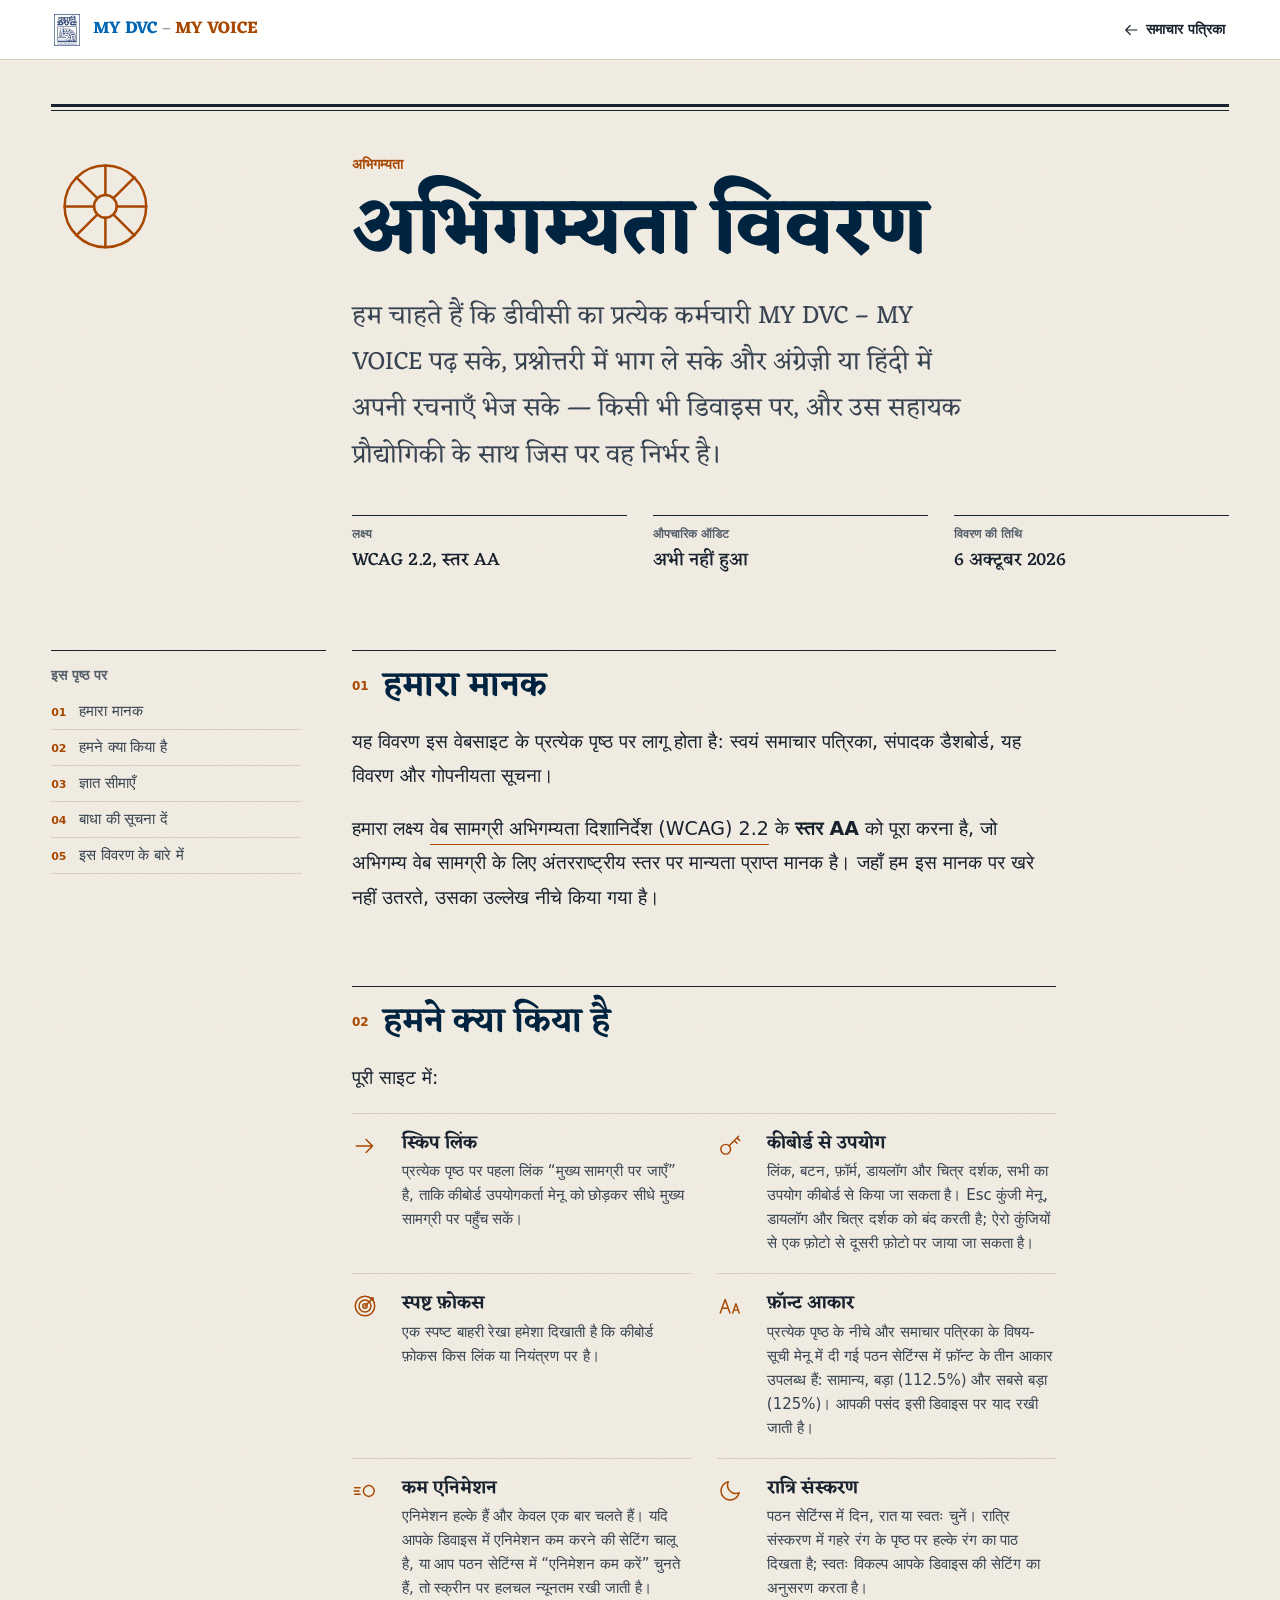
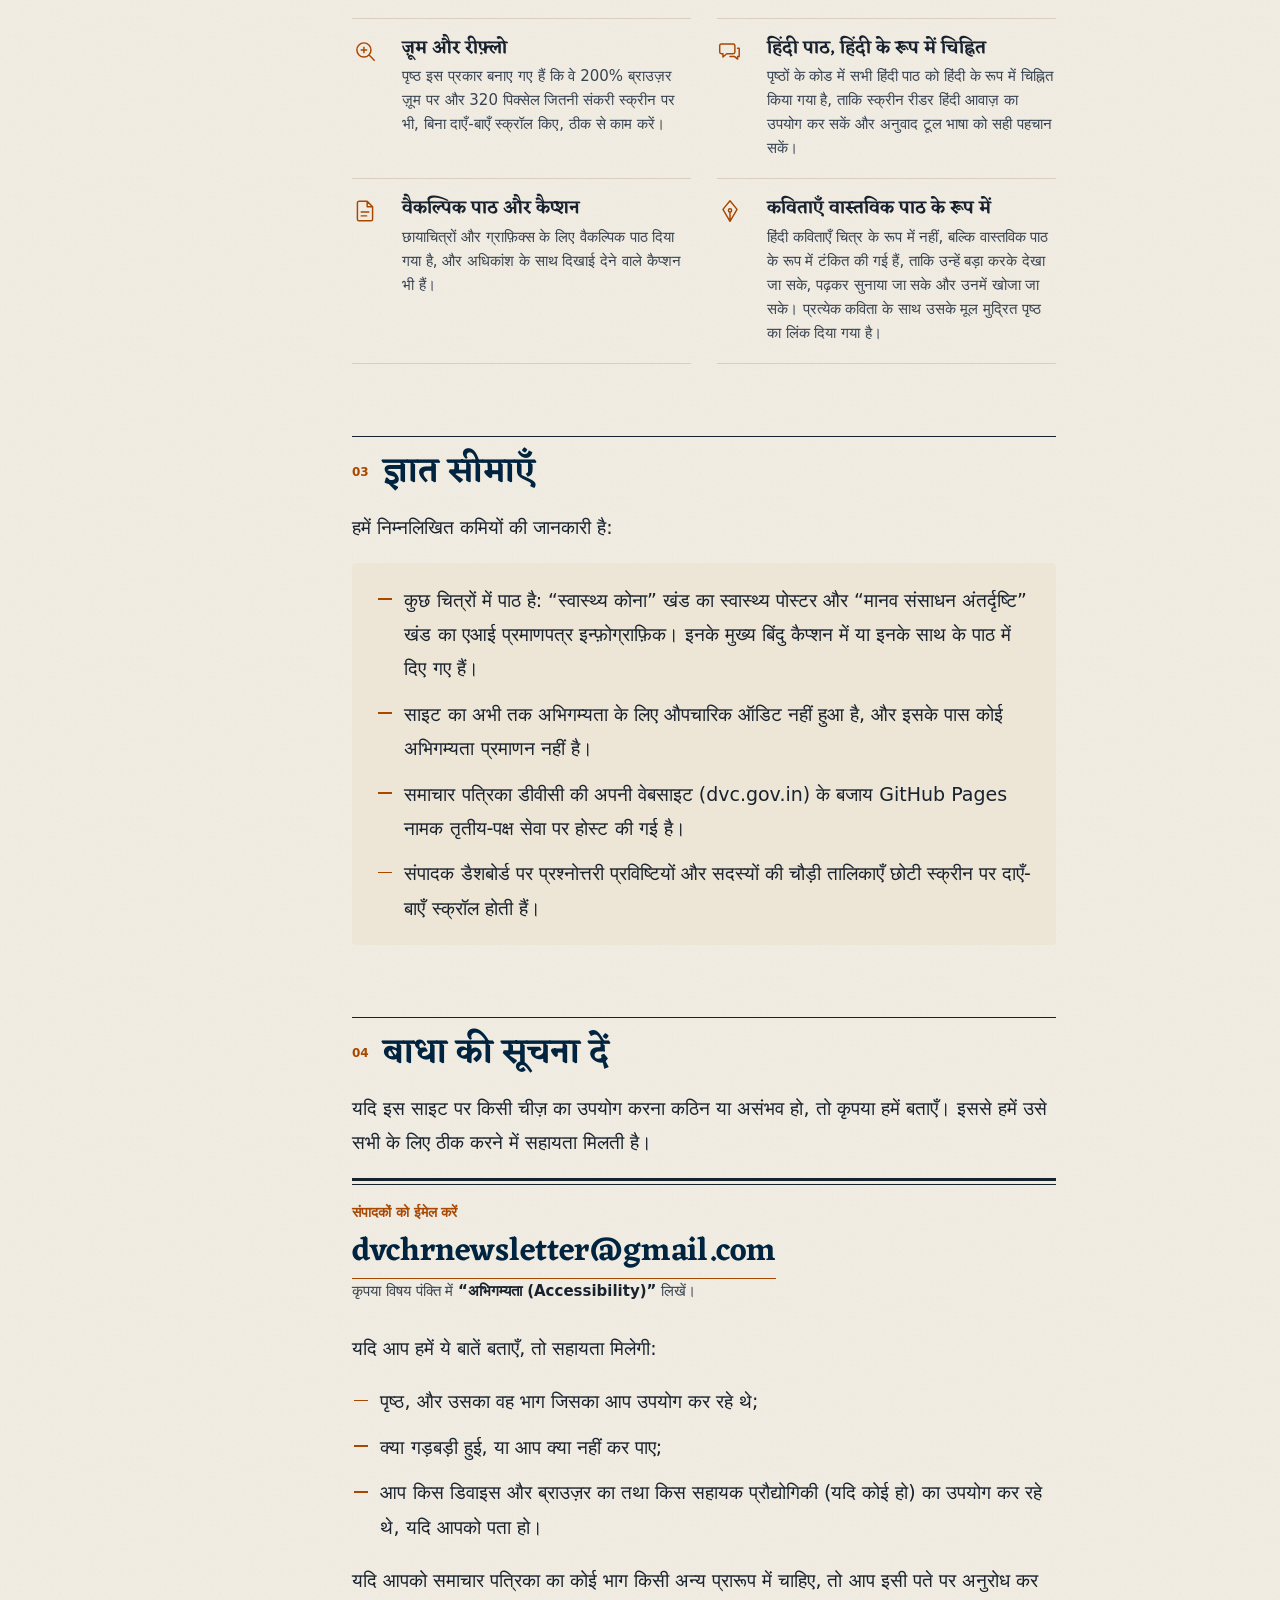
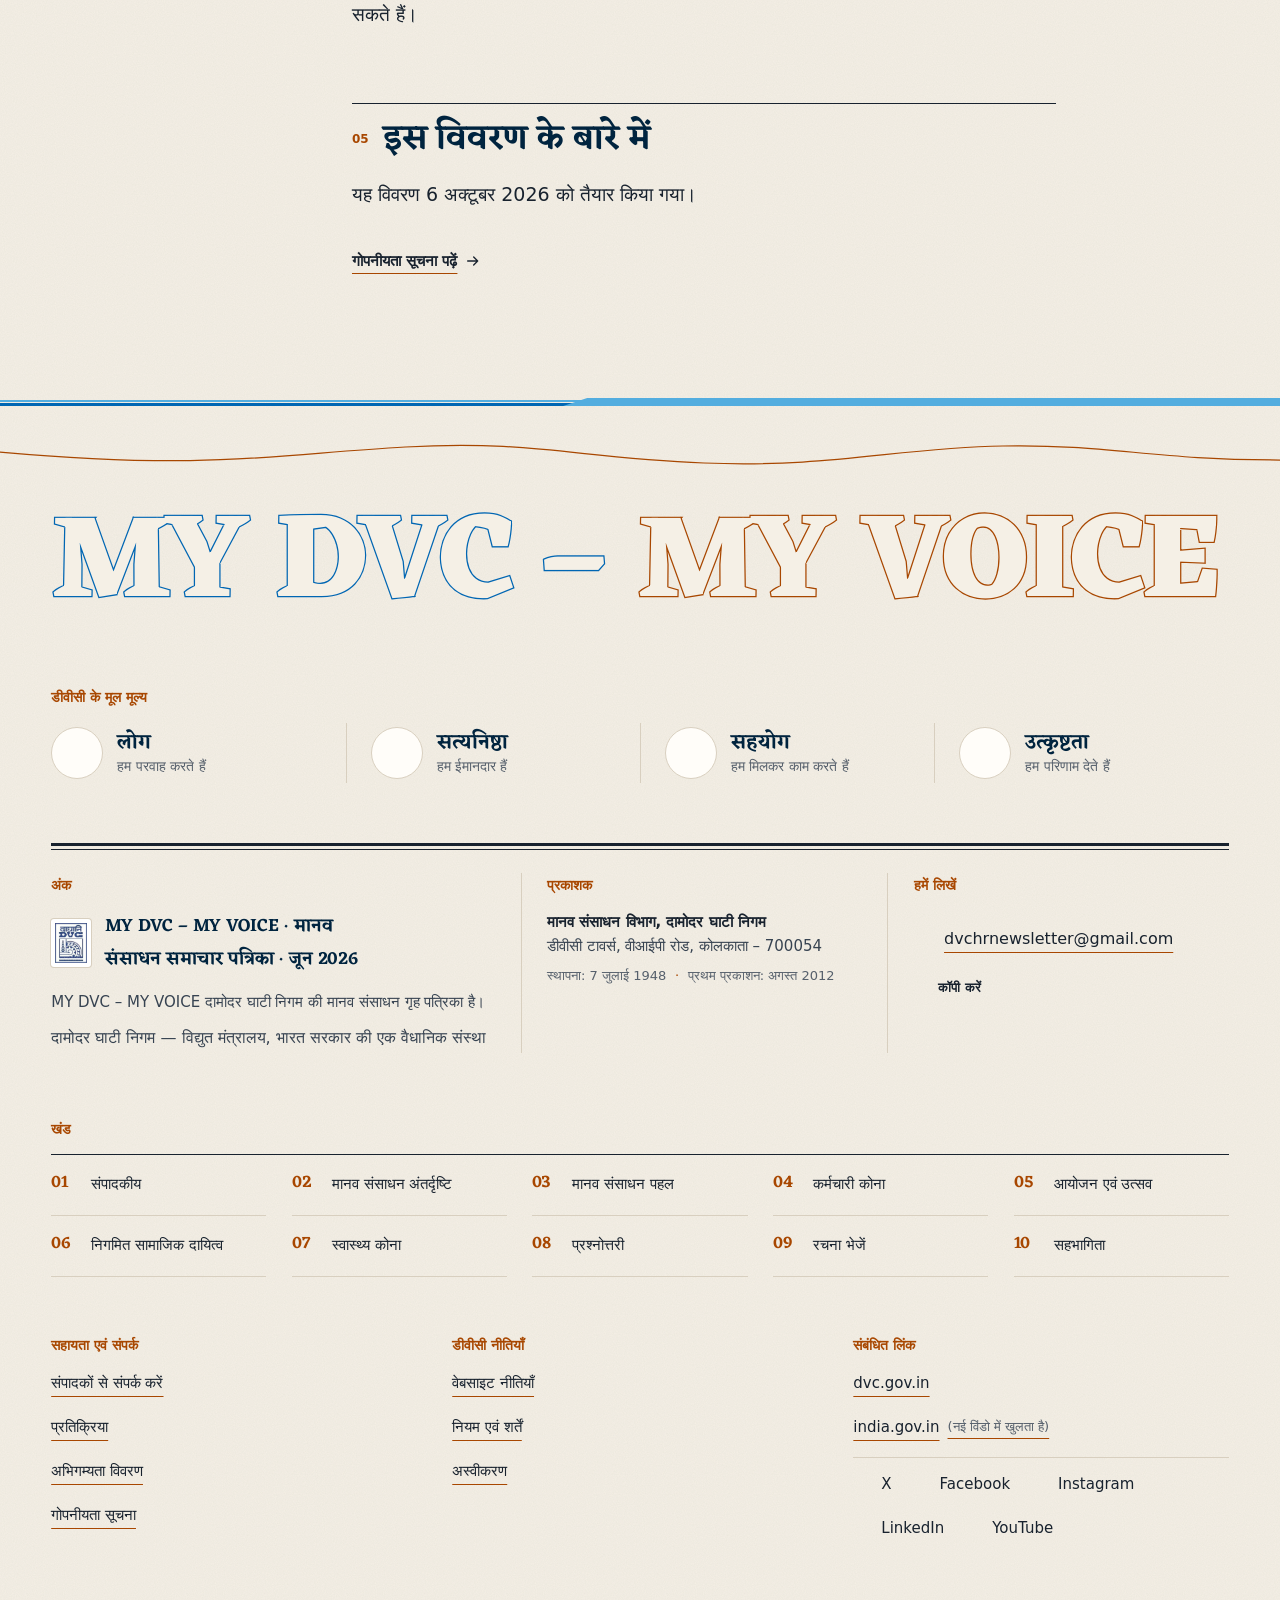
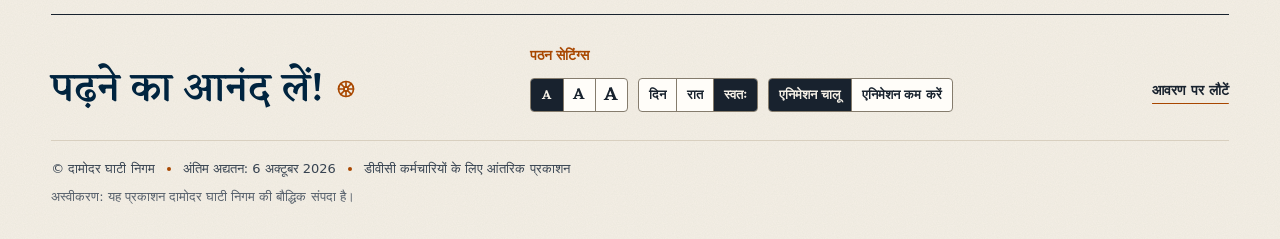
<file: accessibility.html>
<!DOCTYPE html>
<html lang="hi">
<head>
<meta charset="UTF-8">
<meta name="viewport" content="width=device-width, initial-scale=1, viewport-fit=cover">
<title>अभिगम्यता विवरण | MY DVC – MY VOICE</title>
<meta name="description" content="दामोदर घाटी निगम की मानव संसाधन समाचार पत्रिका MY DVC – MY VOICE का अभिगम्यता विवरण: WCAG 2.2 AA का हमारा लक्ष्य, हमने क्या किया है, ज्ञात सीमाएँ और किसी बाधा की सूचना कैसे दें।">
<meta name="color-scheme" content="light dark">
<meta name="theme-color" content="#FFFFFF" media="(prefers-color-scheme: light)">
<meta name="theme-color" content="#111923" media="(prefers-color-scheme: dark)">
<link rel="icon" href="images/dvc-logo.jpg" type="image/jpeg">
<script>(function(){var r=document.documentElement;r.classList.add('js');try{var g=function(k){return JSON.parse(localStorage.getItem(k))};var t=g('ui:textSize');if(t==='lg')r.style.fontSize='112.5%';if(t==='xl')r.style.fontSize='125%';var th=g('ui:theme');if(th==='dark'||th==='light')r.setAttribute('data-theme',th);if(g('ui:motion')==='reduce')r.setAttribute('data-motion','reduce');}catch(e){}})();</script>
<link rel="preconnect" href="https://fonts.googleapis.com">
<link rel="preconnect" href="https://fonts.gstatic.com" crossorigin>
<link rel="stylesheet" href="https://fonts.googleapis.com/css2?family=Eczar:wght@400..800&family=Tiro+Devanagari+Hindi&display=swap">
<link rel="stylesheet" href="https://fonts.googleapis.com/css2?family=Noto+Sans:ital,wght@0,400..700;1,400..700&display=optional">
<link rel="stylesheet" href="css/style.css?v=45f14d835e">
</head>
<body class="page-legal">
<svg class="sprite" width="0" height="0" style="position:absolute" aria-hidden="true" focusable="false"><defs>
<symbol id="i-wheel" viewBox="0 0 24 24"><circle cx="12" cy="12" r="9"/><circle cx="12" cy="12" r="2.5"/><path d="M12 3v6.5M12 14.5V21M3 12h6.5M14.5 12H21M5.6 5.6l4.6 4.6M13.8 13.8l4.6 4.6M18.4 5.6l-4.6 4.6M10.2 13.8l-4.6 4.6"/></symbol>
<symbol id="i-arrow-right" viewBox="0 0 24 24"><path d="M4 12h15M13 6l6 6-6 6"/></symbol>
<symbol id="i-arrow-left" viewBox="0 0 24 24"><path d="M20 12H5M11 6l-6 6 6 6"/></symbol>
<symbol id="i-arrow-up" viewBox="0 0 24 24"><path d="M12 20V5M6 11l6-6 6 6"/></symbol>
<symbol id="i-chevron-down" viewBox="0 0 24 24"><path d="M6 9l6 6 6-6"/></symbol>
<symbol id="i-chevron-left" viewBox="0 0 24 24"><path d="M15 5l-7 7 7 7"/></symbol>
<symbol id="i-chevron-right" viewBox="0 0 24 24"><path d="M9 5l7 7-7 7"/></symbol>
<symbol id="i-close" viewBox="0 0 24 24"><path d="M6 6l12 12M18 6 6 18"/></symbol>
<symbol id="i-x" viewBox="0 0 24 24"><path d="M4 4h4.6L20 20h-4.6z"/><path d="M19.5 4l-6.3 7.2M10.8 12.8 4.5 20"/></symbol>
<symbol id="i-zoom" viewBox="0 0 24 24"><circle cx="11" cy="11" r="6.5"/><path d="m16 16 4.5 4.5M11 8.5v5M8.5 11h5"/></symbol>
<symbol id="i-search" viewBox="0 0 24 24"><circle cx="11" cy="11" r="6.5"/><path d="m16 16 4.5 4.5"/></symbol>
<symbol id="i-share" viewBox="0 0 24 24"><path d="M12 3v12M7.5 7.5 12 3l4.5 4.5M5 12v7.5A1.5 1.5 0 0 0 6.5 21h11a1.5 1.5 0 0 0 1.5-1.5V12"/></symbol>
<symbol id="i-copy" viewBox="0 0 24 24"><rect x="8" y="8" width="12" height="12" rx="1.5"/><path d="M16 8V5.5A1.5 1.5 0 0 0 14.5 4h-9A1.5 1.5 0 0 0 4 5.5v9A1.5 1.5 0 0 0 5.5 16H8"/></symbol>
<symbol id="i-external" viewBox="0 0 24 24"><path d="M13.5 4.5h6v6M19.5 4.5 11 13M17.5 13.5v5A1.5 1.5 0 0 1 16 20H5.5A1.5 1.5 0 0 1 4 18.5V8a1.5 1.5 0 0 1 1.5-1.5h5"/></symbol>
<symbol id="i-nib" viewBox="0 0 24 24"><path d="M12 2.5l6.5 8L12 21.5 5.5 10.5zM12 21.5V13"/><circle cx="12" cy="11.5" r="1.5"/></symbol>
<symbol id="i-envelope" viewBox="0 0 24 24"><rect x="3" y="5.5" width="18" height="13" rx="1.5"/><path d="M3.5 6.5l8.5 6.5 8.5-6.5"/></symbol>
<symbol id="i-upload" viewBox="0 0 24 24"><path d="M12 16V4M7 9l5-5 5 5M4 16v3.5A1.5 1.5 0 0 0 5.5 21h13a1.5 1.5 0 0 0 1.5-1.5V16"/></symbol>
<symbol id="i-download" viewBox="0 0 24 24"><path d="M12 4v12M7 11l5 5 5-5M4 20h16"/></symbol>
<symbol id="i-lock" viewBox="0 0 24 24"><rect x="5" y="10.5" width="14" height="10" rx="1.5"/><path d="M8 10.5v-3a4 4 0 0 1 8 0v3M12 14.5V17"/></symbol>
<symbol id="i-key" viewBox="0 0 24 24"><circle cx="8" cy="15" r="4.5"/><path d="M11.2 11.8 20 3M16 7l2.5 2.5M18.5 4.5 21 7"/></symbol>
<symbol id="i-doc-search" viewBox="0 0 24 24"><path d="M14 3H6.5A1.5 1.5 0 0 0 5 4.5v15A1.5 1.5 0 0 0 6.5 21H11M14 3l5 5h-5zM19 8v3"/><circle cx="15.5" cy="15.5" r="3"/><path d="M17.7 17.7l2.8 2.8"/></symbol>
<symbol id="i-doc" viewBox="0 0 24 24"><path d="M14 3H6.5A1.5 1.5 0 0 0 5 4.5v15A1.5 1.5 0 0 0 6.5 21h11a1.5 1.5 0 0 0 1.5-1.5V8zM14 3v5h5M8.5 13h7M8.5 16.5h5"/></symbol>
<symbol id="i-chart-up" viewBox="0 0 24 24"><path d="M4 20h16M6 16l4-4 3 3 6-7M15 8h4v4"/></symbol>
<symbol id="i-check" viewBox="0 0 24 24"><path d="M5 12.5l4.5 4.5L19 7.5"/></symbol>
<symbol id="i-check-circle" viewBox="0 0 24 24"><circle cx="12" cy="12" r="9"/><path d="M8 12.5l2.7 2.7L16 9.8"/></symbol>
<symbol id="i-info" viewBox="0 0 24 24"><circle cx="12" cy="12" r="9"/><path d="M12 11v5.5M12 7.5v.5"/></symbol>
<symbol id="i-warning" viewBox="0 0 24 24"><path d="M12 3.5 21.5 20h-19zM12 10v4.5M12 17.5v.5"/></symbol>
<symbol id="i-bolt" viewBox="0 0 24 24"><path d="M13.5 2.5 5 13.5h6l-1 8 8.5-11h-6z"/></symbol>
<symbol id="i-leaf" viewBox="0 0 24 24"><path d="M5 19C5 10 10 5 20 4c-1 10-6 15-15 15zM5 19l8-8"/></symbol>
<symbol id="i-bicycle" viewBox="0 0 24 24"><circle cx="6" cy="16.5" r="3.5"/><circle cx="18" cy="16.5" r="3.5"/><path d="M6 16.5l4-8h5.5L18 16.5M10 8.5l3 8H6M15.5 8.5 15 6M14 6h2.5"/></symbol>
<symbol id="i-droplet" viewBox="0 0 24 24"><path d="M12 3s6.5 7.2 6.5 11.5a6.5 6.5 0 0 1-13 0C5.5 10.2 12 3 12 3z"/></symbol>
<symbol id="i-blood" viewBox="0 0 24 24"><path d="M12 3s6.5 7.2 6.5 11.5a6.5 6.5 0 0 1-13 0C5.5 10.2 12 3 12 3zM12 11v6M9 14h6"/></symbol>
<symbol id="i-drops" viewBox="0 0 24 24"><path d="M8 4s3 3.3 3 5.3a3 3 0 0 1-6 0C5 7.3 8 4 8 4zM16 9s3 3.3 3 5.3a3 3 0 0 1-6 0C13 12.3 16 9 16 9zM4 20h16"/></symbol>
<symbol id="i-bowl" viewBox="0 0 24 24"><path d="M3.5 11h17a8.5 8.5 0 0 1-17 0zM8 20.5h8M9 7.5c0-1.5 1-2 1-3.5M13 7.5c0-1.5 1-2 1-3.5"/></symbol>
<symbol id="i-target" viewBox="0 0 24 24"><circle cx="12" cy="12" r="9"/><circle cx="12" cy="12" r="5.5"/><circle cx="12" cy="12" r="2"/><path d="M12 12l7.5-7.5M17 4.5h2.5V7"/></symbol>
<symbol id="i-book" viewBox="0 0 24 24"><path d="M4 5.5A1.5 1.5 0 0 1 5.5 4H11v16H5.5A1.5 1.5 0 0 1 4 18.5zM20 5.5A1.5 1.5 0 0 0 18.5 4H13v16h5.5a1.5 1.5 0 0 0 1.5-1.5z"/></symbol>
<symbol id="i-speech" viewBox="0 0 24 24"><path d="M4 5.5h11A1.5 1.5 0 0 1 16.5 7v6a1.5 1.5 0 0 1-1.5 1.5H9l-3.5 3v-3H4A1.5 1.5 0 0 1 2.5 13V7A1.5 1.5 0 0 1 4 5.5zM19 9.5h1.5V17H19v2.5L16 17h-4"/></symbol>
<symbol id="i-map" viewBox="0 0 24 24"><path d="M3 6l6-2.5 6 2.5 6-2.5v14.5L15 20l-6-2.5L3 20zM9 3.5v14M15 6v14"/></symbol>
<symbol id="i-shield" viewBox="0 0 24 24"><path d="M12 3l7.5 3v5.5c0 4.5-3.2 8-7.5 9.5-4.3-1.5-7.5-5-7.5-9.5V6zM8.8 12l2.3 2.3 4.2-4.6"/></symbol>
<symbol id="i-shield-check" viewBox="0 0 24 24"><path d="M12 3l7.5 3v5.5c0 4.5-3.2 8-7.5 9.5-4.3-1.5-7.5-5-7.5-9.5V6z"/><path d="M8.5 12.2l2.4 2.4 4.6-5"/></symbol>
<symbol id="i-glass" viewBox="0 0 24 24"><path d="M6 3.5h12l-1.5 17h-9zM6.6 9.5h10.8"/></symbol>
<symbol id="i-thermometer" viewBox="0 0 24 24"><path d="M10 14.5V5a2 2 0 0 1 4 0v9.5a4 4 0 1 1-4 0zM12 9v8"/></symbol>
<symbol id="i-sun" viewBox="0 0 24 24"><circle cx="12" cy="12" r="4"/><path d="M12 2.5v2M12 19.5v2M2.5 12h2M19.5 12h2M5.3 5.3l1.4 1.4M17.3 17.3l1.4 1.4M18.7 5.3l-1.4 1.4M6.7 17.3l-1.4 1.4"/></symbol>
<symbol id="i-moon" viewBox="0 0 24 24"><path d="M20.5 13.5A8.5 8.5 0 1 1 10.5 3.5a7.5 7.5 0 0 0 10 10z"/></symbol>
<symbol id="i-text" viewBox="0 0 24 24"><path d="M3 18.5 7.5 6l4.5 12.5M4.6 14h5.8M14.5 18.5l3-8.5 3 8.5M15.5 15.8h4"/></symbol>
<symbol id="i-motion" viewBox="0 0 24 24"><circle cx="15.5" cy="12" r="5"/><path d="M2.5 9h5M2 12h4.5M2.5 15h5"/></symbol>
<symbol id="i-calendar" viewBox="0 0 24 24"><rect x="3.5" y="5" width="17" height="15.5" rx="1.5"/><path d="M3.5 10h17M8 3v4M16 3v4"/></symbol>
<symbol id="i-user" viewBox="0 0 24 24"><circle cx="12" cy="8" r="4"/><path d="M4 20.5c1.2-4 4.3-6 8-6s6.8 2 8 6"/></symbol>
<symbol id="i-users" viewBox="0 0 24 24"><circle cx="9.5" cy="8" r="3.75"/><path d="M2.5 20.5c1-3.8 3.7-5.8 7-5.8s6 2 7 5.8"/><circle cx="17" cy="8.5" r="2.75"/><path d="M17.5 14.2c2.3.3 3.7 2 4.2 5"/></symbol>
<symbol id="i-heart" viewBox="0 0 24 24"><path d="M12 20.5S3.5 15.5 3.5 9.5A4.5 4.5 0 0 1 12 7a4.5 4.5 0 0 1 8.5 2.5c0 6-8.5 11-8.5 11z"/></symbol>
<symbol id="i-handshake" viewBox="0 0 24 24"><path d="M2 8h4v7.5H2M22 8h-4v7.5h4"/><path d="M6 9.5 9.5 7.5h3l5.5 2.5"/><path d="M18 14l-4.5 3.5a1.4 1.4 0 0 1-2-.2L6 13"/><path d="M12.5 7.5 9.5 11a1.3 1.3 0 0 0 1.9 1.8l2.1-1.8 3.5 3"/></symbol>
<symbol id="i-star" viewBox="0 0 24 24"><path d="M12 3.5l2.6 5.3 5.9.9-4.3 4.1 1 5.8L12 16.9l-5.2 2.7 1-5.8-4.3-4.1 5.9-.9z"/></symbol>
<symbol id="i-folder" viewBox="0 0 24 24"><path d="M3.5 6.5A1.5 1.5 0 0 1 5 5h4.5l2 2.5H19a1.5 1.5 0 0 1 1.5 1.5v9a1.5 1.5 0 0 1-1.5 1.5H5A1.5 1.5 0 0 1 3.5 18z"/></symbol>
<symbol id="i-logout" viewBox="0 0 24 24"><path d="M10 4.5H5.5A1.5 1.5 0 0 0 4 6v12a1.5 1.5 0 0 0 1.5 1.5H10M14.5 8l4 4-4 4M18.5 12H9"/></symbol>
<symbol id="i-refresh" viewBox="0 0 24 24"><path d="M19.5 8.5A8 8 0 0 0 5 7.5M4.5 15.5a8 8 0 0 0 14.5 1M19.5 4v4.5H15M4.5 20v-4.5H9"/></symbol>
<symbol id="i-plus" viewBox="0 0 24 24"><path d="M12 5v14M5 12h14"/></symbol>
<symbol id="i-globe" viewBox="0 0 24 24"><circle cx="12" cy="12" r="9"/><path d="M3 12h18M12 3c2.5 2.6 3.8 5.6 3.8 9s-1.3 6.4-3.8 9c-2.5-2.6-3.8-5.6-3.8-9S9.5 5.6 12 3z"/></symbol>
<symbol id="i-facebook" viewBox="0 0 24 24"><circle cx="12" cy="12" r="9"/><path d="M15.5 8h-1.6c-1.3 0-2.1.8-2.1 2.1V21M9.3 13h5.2"/></symbol>
<symbol id="i-instagram" viewBox="0 0 24 24"><rect x="3.5" y="3.5" width="17" height="17" rx="5"/><circle cx="12" cy="12" r="4"/><path d="M17 7v.01"/></symbol>
<symbol id="i-linkedin" viewBox="0 0 24 24"><rect x="3.5" y="3.5" width="17" height="17" rx="2.5"/><path d="M8 11v5.5M8 8v.01M11.5 16.5V11M11.5 13.5c0-1.6 1-2.5 2.4-2.5s2.1.9 2.1 2.5v3"/></symbol>
<symbol id="i-youtube" viewBox="0 0 24 24"><rect x="2.5" y="5.5" width="19" height="13" rx="4"/><path d="M10.2 9.2v5.6l4.8-2.8z" fill="currentColor"/></symbol>
</defs></svg>
<a class="skip-link" href="#main">मुख्य सामग्री पर जाएँ</a>

<nav class="nav" aria-label="साइट">
  <div class="nav-inner">
    <a class="nav-brand" href="index.html"><img src="images/dvc-logo.jpg" alt="" width="26" height="32" data-keep><span class="nav-wordmark" lang="en">MY DVC <span class="mh-dash">–</span> <i>MY VOICE</i></span></a>
    <a class="nav-back" href="index.html"><svg class="ico" aria-hidden="true" focusable="false"><use href="#i-arrow-left"/></svg><span class="nb-label">समाचार पत्रिका</span></a>
  </div>
</nav>

<main id="main" class="legal-main" tabindex="-1">
  <div class="wrap">
    <header class="section-head legal-head">
      <svg class="legal-mark" aria-hidden="true" focusable="false"><use href="#i-wheel"/></svg>
      <div class="sec-titles">
        <p class="kicker"><span lang="hi">अभिगम्यता</span></p>
        <h1><span class="legal-en">अभिगम्यता विवरण</span></h1>
        <p class="lede">हम चाहते हैं कि डीवीसी का प्रत्येक कर्मचारी <span lang="en">MY DVC – MY VOICE</span> पढ़ सके, प्रश्नोत्तरी में भाग ले सके और अंग्रेज़ी या हिंदी में अपनी रचनाएँ भेज सके — किसी भी डिवाइस पर, और उस सहायक प्रौद्योगिकी के साथ जिस पर वह निर्भर है।</p>
        <dl class="legal-glance">
          <div><dt>लक्ष्य</dt><dd>WCAG 2.2, स्तर AA</dd></div>
          <div><dt>औपचारिक ऑडिट</dt><dd>अभी नहीं हुआ</dd></div>
          <div><dt>विवरण की तिथि</dt><dd><time datetime="2026-10-06">6 अक्टूबर 2026</time></dd></div>
        </dl>
      </div>
    </header>

    <div class="legal-layout">
      <nav class="legal-toc" aria-label="इस पृष्ठ पर">
        <p class="kicker">इस पृष्ठ पर</p>
        <ol>
          <li><a href="#standard"><span class="n" aria-hidden="true">01</span>हमारा मानक</a></li>
          <li><a href="#features"><span class="n" aria-hidden="true">02</span>हमने क्या किया है</a></li>
          <li><a href="#limitations"><span class="n" aria-hidden="true">03</span>ज्ञात सीमाएँ</a></li>
          <li><a href="#report"><span class="n" aria-hidden="true">04</span>बाधा की सूचना दें</a></li>
          <li><a href="#about"><span class="n" aria-hidden="true">05</span>इस विवरण के बारे में</a></li>
        </ol>
      </nav>

      <div class="legal">
        <section id="standard">
          <h2><span class="legal-n" aria-hidden="true">01</span>हमारा मानक</h2>
          <p>यह विवरण इस वेबसाइट के प्रत्येक पृष्ठ पर लागू होता है: स्वयं समाचार पत्रिका, संपादक डैशबोर्ड, यह विवरण और गोपनीयता सूचना।</p>
          <p>हमारा लक्ष्य <a href="https://www.w3.org/TR/WCAG22/" rel="noopener">वेब सामग्री अभिगम्यता दिशानिर्देश (WCAG) 2.2</a> के <strong>स्तर AA</strong> को पूरा करना है, जो अभिगम्य वेब सामग्री के लिए अंतरराष्ट्रीय स्तर पर मान्यता प्राप्त मानक है। जहाँ हम इस मानक पर खरे नहीं उतरते, उसका उल्लेख नीचे किया गया है।</p>
        </section>

        <section id="features">
          <h2><span class="legal-n" aria-hidden="true">02</span>हमने क्या किया है</h2>
          <p>पूरी साइट में:</p>
          <ul class="legal-features reveal">
            <li>
              <svg class="ico" aria-hidden="true" focusable="false"><use href="#i-arrow-right"/></svg>
              <div><h3>स्किप लिंक</h3><p>प्रत्येक पृष्ठ पर पहला लिंक “मुख्य सामग्री पर जाएँ” है, ताकि कीबोर्ड उपयोगकर्ता मेनू को छोड़कर सीधे मुख्य सामग्री पर पहुँच सकें।</p></div>
            </li>
            <li>
              <svg class="ico" aria-hidden="true" focusable="false"><use href="#i-key"/></svg>
              <div><h3>कीबोर्ड से उपयोग</h3><p>लिंक, बटन, फ़ॉर्म, डायलॉग और चित्र दर्शक, सभी का उपयोग कीबोर्ड से किया जा सकता है। <span lang="en">Esc</span> कुंजी मेनू, डायलॉग और चित्र दर्शक को बंद करती है; ऐरो कुंजियों से एक फ़ोटो से दूसरी फ़ोटो पर जाया जा सकता है।</p></div>
            </li>
            <li>
              <svg class="ico" aria-hidden="true" focusable="false"><use href="#i-target"/></svg>
              <div><h3>स्पष्ट फ़ोकस</h3><p>एक स्पष्ट बाहरी रेखा हमेशा दिखाती है कि कीबोर्ड फ़ोकस किस लिंक या नियंत्रण पर है।</p></div>
            </li>
            <li>
              <svg class="ico" aria-hidden="true" focusable="false"><use href="#i-text"/></svg>
              <div><h3>फ़ॉन्ट आकार</h3><p>प्रत्येक पृष्ठ के नीचे और समाचार पत्रिका के विषय-सूची मेनू में दी गई पठन सेटिंग्स में फ़ॉन्ट के तीन आकार उपलब्ध हैं: सामान्य, बड़ा (112.5%) और सबसे बड़ा (125%)। आपकी पसंद इसी डिवाइस पर याद रखी जाती है।</p></div>
            </li>
            <li>
              <svg class="ico" aria-hidden="true" focusable="false"><use href="#i-motion"/></svg>
              <div><h3>कम एनिमेशन</h3><p>एनिमेशन हल्के हैं और केवल एक बार चलते हैं। यदि आपके डिवाइस में एनिमेशन कम करने की सेटिंग चालू है, या आप पठन सेटिंग्स में “एनिमेशन कम करें” चुनते हैं, तो स्क्रीन पर हलचल न्यूनतम रखी जाती है।</p></div>
            </li>
            <li>
              <svg class="ico" aria-hidden="true" focusable="false"><use href="#i-moon"/></svg>
              <div><h3>रात्रि संस्करण</h3><p>पठन सेटिंग्स में दिन, रात या स्वतः चुनें। रात्रि संस्करण में गहरे रंग के पृष्ठ पर हल्के रंग का पाठ दिखता है; स्वतः विकल्प आपके डिवाइस की सेटिंग का अनुसरण करता है।</p></div>
            </li>
            <li>
              <svg class="ico" aria-hidden="true" focusable="false"><use href="#i-zoom"/></svg>
              <div><h3>ज़ूम और रीफ़्लो</h3><p>पृष्ठ इस प्रकार बनाए गए हैं कि वे 200% ब्राउज़र ज़ूम पर और 320 पिक्सेल जितनी संकरी स्क्रीन पर भी, बिना दाएँ-बाएँ स्क्रॉल किए, ठीक से काम करें।</p></div>
            </li>
            <li>
              <svg class="ico" aria-hidden="true" focusable="false"><use href="#i-speech"/></svg>
              <div><h3>हिंदी पाठ, हिंदी के रूप में चिह्नित</h3><p>पृष्ठों के कोड में सभी हिंदी पाठ को हिंदी के रूप में चिह्नित किया गया है, ताकि स्क्रीन रीडर हिंदी आवाज़ का उपयोग कर सकें और अनुवाद टूल भाषा को सही पहचान सकें।</p></div>
            </li>
            <li>
              <svg class="ico" aria-hidden="true" focusable="false"><use href="#i-doc"/></svg>
              <div><h3>वैकल्पिक पाठ और कैप्शन</h3><p>छायाचित्रों और ग्राफ़िक्स के लिए वैकल्पिक पाठ दिया गया है, और अधिकांश के साथ दिखाई देने वाले कैप्शन भी हैं।</p></div>
            </li>
            <li>
              <svg class="ico" aria-hidden="true" focusable="false"><use href="#i-nib"/></svg>
              <div><h3>कविताएँ वास्तविक पाठ के रूप में</h3><p>हिंदी कविताएँ चित्र के रूप में नहीं, बल्कि वास्तविक पाठ के रूप में टंकित की गई हैं, ताकि उन्हें बड़ा करके देखा जा सके, पढ़कर सुनाया जा सके और उनमें खोजा जा सके। प्रत्येक कविता के साथ उसके मूल मुद्रित पृष्ठ का लिंक दिया गया है।</p></div>
            </li>
          </ul>
        </section>

        <section id="limitations">
          <h2><span class="legal-n" aria-hidden="true">03</span>ज्ञात सीमाएँ</h2>
          <p>हमें निम्नलिखित कमियों की जानकारी है:</p>
          <div class="legal-box">
            <ul class="legal-list">
              <li>कुछ चित्रों में पाठ है: “स्वास्थ्य कोना” खंड का स्वास्थ्य पोस्टर और “मानव संसाधन अंतर्दृष्टि” खंड का एआई प्रमाणपत्र इन्फ़ोग्राफ़िक। इनके मुख्य बिंदु कैप्शन में या इनके साथ के पाठ में दिए गए हैं।</li>
              <li>साइट का अभी तक अभिगम्यता के लिए औपचारिक ऑडिट नहीं हुआ है, और इसके पास कोई अभिगम्यता प्रमाणन नहीं है।</li>
              <li>समाचार पत्रिका डीवीसी की अपनी वेबसाइट (dvc.gov.in) के बजाय GitHub Pages नामक तृतीय-पक्ष सेवा पर होस्ट की गई है।</li>
              <li>संपादक डैशबोर्ड पर प्रश्नोत्तरी प्रविष्टियों और सदस्यों की चौड़ी तालिकाएँ छोटी स्क्रीन पर दाएँ-बाएँ स्क्रॉल होती हैं।</li>
            </ul>
          </div>
        </section>

        <section id="report">
          <h2><span class="legal-n" aria-hidden="true">04</span>बाधा की सूचना दें</h2>
          <p>यदि इस साइट पर किसी चीज़ का उपयोग करना कठिन या असंभव हो, तो कृपया हमें बताएँ। इससे हमें उसे सभी के लिए ठीक करने में सहायता मिलती है।</p>
          <div class="legal-contact reveal">
            <p class="kicker">संपादकों को ईमेल करें</p>
            <p class="lc-mail"><a href="mailto:dvchrnewsletter@gmail.com?subject=Accessibility">dvchrnewsletter@gmail.com</a></p>
            <p class="lc-note">कृपया विषय पंक्ति में <strong>“अभिगम्यता (<span lang="en">Accessibility</span>)”</strong> लिखें।</p>
          </div>
          <p>यदि आप हमें ये बातें बताएँ, तो सहायता मिलेगी:</p>
          <ul class="legal-list">
            <li>पृष्ठ, और उसका वह भाग जिसका आप उपयोग कर रहे थे;</li>
            <li>क्या गड़बड़ी हुई, या आप क्या नहीं कर पाए;</li>
            <li>आप किस डिवाइस और ब्राउज़र का तथा किस सहायक प्रौद्योगिकी (यदि कोई हो) का उपयोग कर रहे थे, यदि आपको पता हो।</li>
          </ul>
          <p>यदि आपको समाचार पत्रिका का कोई भाग किसी अन्य प्रारूप में चाहिए, तो आप इसी पते पर अनुरोध कर सकते हैं।</p>
        </section>

        <section id="about">
          <h2><span class="legal-n" aria-hidden="true">05</span>इस विवरण के बारे में</h2>
          <p>यह विवरण <time datetime="2026-10-06">6 अक्टूबर 2026</time> को तैयार किया गया।</p>
          <p class="legal-end"><a href="privacy.html">गोपनीयता सूचना पढ़ें</a></p>
        </section>
      </div>
    </div>
  </div>
</main>

<!-- ================= COLOPHON ================= -->
<footer class="colophon">
  <div class="vc-band vc-band--flip" aria-hidden="true"></div>
  <svg class="river river--key" viewBox="0 0 1200 40" preserveAspectRatio="none" aria-hidden="true" focusable="false"><path pathLength="1" d="M0 18 C200 37 260 20 380 13 S540 24 660 29 S840 14 940 12 S1080 26 1200 26"/></svg>
  <div class="wrap">
    <p class="signoff-giant" aria-hidden="true" lang="en"><span class="sg-a">MY DVC –</span> <span class="sg-b">MY VOICE</span></p>

    <div class="values-block">
      <p class="kicker" id="colophon-values">डीवीसी के मूल मूल्य</p>
      <ul class="values-row" aria-labelledby="colophon-values">
        <li><span class="v-ico"><svg class="ico" aria-hidden="true" focusable="false"><use href="index.html#i-heart"/></svg></span><span class="v-txt"><b class="v-name">लोग</b><span class="v-motto">हम परवाह करते हैं</span></span></li>
        <li><span class="v-ico"><svg class="ico" aria-hidden="true" focusable="false"><use href="index.html#i-shield-check"/></svg></span><span class="v-txt"><b class="v-name">सत्यनिष्ठा</b><span class="v-motto">हम ईमानदार हैं</span></span></li>
        <li><span class="v-ico"><svg class="ico" aria-hidden="true" focusable="false"><use href="index.html#i-handshake"/></svg></span><span class="v-txt"><b class="v-name">सहयोग</b><span class="v-motto">हम मिलकर काम करते हैं</span></span></li>
        <li><span class="v-ico"><svg class="ico" aria-hidden="true" focusable="false"><use href="index.html#i-star"/></svg></span><span class="v-txt"><b class="v-name">उत्कृष्टता</b><span class="v-motto">हम परिणाम देते हैं</span></span></li>
      </ul>
    </div>

    <div class="colophon-grid">
      <div class="cg-edition">
        <p class="kicker">अंक</p>
        <div class="foot-brand">
          <img class="foot-seal" src="images/dvc-logo.jpg" alt="दामोदर घाटी निगम" width="32" height="40" loading="lazy" decoding="async" data-keep>
          <p class="foot-title"><span lang="en">MY DVC – MY VOICE</span> · मानव संसाधन समाचार पत्रिका · जून 2026</p>
        </div>
        <p class="foot-lineage"><span lang="en">MY DVC – MY VOICE</span> दामोदर घाटी निगम की मानव संसाधन गृह पत्रिका है।</p>
        <p class="foot-lineage foot-lineage-hi" lang="hi">दामोदर घाटी निगम — विद्युत मंत्रालय, भारत सरकार की एक वैधानिक संस्था</p>
      </div>
      <div class="cg-publisher">
        <p class="kicker">प्रकाशक</p>
        <address class="foot-address">
          <span class="fa-line"><b>मानव संसाधन विभाग, दामोदर घाटी निगम</b></span>
          <span class="fa-line">डीवीसी टावर्स, वीआईपी रोड, कोलकाता – 700054</span>
          <span class="fa-line fa-meta">स्थापना: 7 जुलाई 1948 <span class="dot">·</span> प्रथम प्रकाशन: अगस्त 2012</span>
        </address>
      </div>
      <div class="cg-write">
        <p class="kicker">हमें लिखें</p>
        <p class="foot-mail"><a class="foot-mail-link" href="mailto:dvchrnewsletter@gmail.com"><svg class="ico" aria-hidden="true" focusable="false"><use href="index.html#i-envelope"/></svg>dvchrnewsletter@gmail.com</a></p>
        <p class="foot-copy"><button class="copy-btn" type="button" data-copy="dvchrnewsletter@gmail.com"><svg class="ico" aria-hidden="true" focusable="false"><use href="index.html#i-copy"/></svg>कॉपी करें<span class="sr-only">: संपादकों का ईमेल पता</span></button></p>
      </div>
    </div>

    <nav class="foot-index" aria-labelledby="colophon-depts">
      <p class="kicker" id="colophon-depts">खंड</p>
      <ol>
        <li><a href="index.html#editors"><span class="n" aria-hidden="true">01</span><span class="en">संपादकीय</span></a></li>
        <li><a href="index.html#insights"><span class="n" aria-hidden="true">02</span><span class="en">मानव संसाधन अंतर्दृष्टि</span></a></li>
        <li><a href="index.html#initiative"><span class="n" aria-hidden="true">03</span><span class="en">मानव संसाधन पहल</span></a></li>
        <li><a href="index.html#employee-corner"><span class="n" aria-hidden="true">04</span><span class="en">कर्मचारी कोना</span></a></li>
        <li><a href="index.html#events"><span class="n" aria-hidden="true">05</span><span class="en">आयोजन एवं उत्सव</span></a></li>
        <li><a href="index.html#csr"><span class="n" aria-hidden="true">06</span><span class="en">निगमित सामाजिक दायित्व</span></a></li>
        <li><a href="index.html#health"><span class="n" aria-hidden="true">07</span><span class="en">स्वास्थ्य कोना</span></a></li>
        <li><a href="index.html#quiz"><span class="n" aria-hidden="true">08</span><span class="en">प्रश्नोत्तरी</span></a></li>
        <li><a href="index.html#submit"><span class="n" aria-hidden="true">09</span><span class="en">रचना भेजें</span></a></li>
        <li><a href="index.html#contribute"><span class="n" aria-hidden="true">10</span><span class="en">सहभागिता</span></a></li>
      </ol>
    </nav>

    <div class="foot-links">
      <nav class="foot-group" aria-labelledby="colophon-help">
        <p class="kicker" id="colophon-help">सहायता एवं संपर्क</p>
        <ul>
          <li><a href="mailto:dvchrnewsletter@gmail.com">संपादकों से संपर्क करें</a></li>
          <li><a href="mailto:dvchrnewsletter@gmail.com?subject=Newsletter%20feedback">प्रतिक्रिया</a></li>
          <li><a href="accessibility.html">अभिगम्यता विवरण</a></li>
          <li><a href="privacy.html">गोपनीयता सूचना</a></li>
        </ul>
      </nav>
      <nav class="foot-group" aria-labelledby="colophon-policies">
        <p class="kicker" id="colophon-policies">डीवीसी नीतियाँ</p>
        <ul>
          <li><a href="https://www.dvc.gov.in/cms-web/details-pages/313" rel="noopener">वेबसाइट नीतियाँ<svg class="ico ext" aria-hidden="true" focusable="false"><use href="index.html#i-external"/></svg><span class="sr-only"> (dvc.gov.in)</span></a></li>
          <li><a href="https://www.dvc.gov.in/cms-web/details-pages/441" rel="noopener">नियम एवं शर्तें<svg class="ico ext" aria-hidden="true" focusable="false"><use href="index.html#i-external"/></svg><span class="sr-only"> (dvc.gov.in)</span></a></li>
          <li><a href="https://www.dvc.gov.in/cms-web/details-pages/315" rel="noopener">अस्वीकरण<svg class="ico ext" aria-hidden="true" focusable="false"><use href="index.html#i-external"/></svg><span class="sr-only"> (dvc.gov.in)</span></a></li>
        </ul>
      </nav>
      <nav class="foot-group" aria-labelledby="colophon-related">
        <p class="kicker" id="colophon-related">संबंधित लिंक</p>
        <ul>
          <li><a href="https://www.dvc.gov.in" rel="noopener">dvc.gov.in<svg class="ico ext" aria-hidden="true" focusable="false"><use href="index.html#i-external"/></svg></a></li>
          <li><a href="https://www.india.gov.in" target="_blank" rel="noopener">india.gov.in <span class="new-win">(नई विंडो में खुलता है)</span><svg class="ico ext" aria-hidden="true" focusable="false"><use href="index.html#i-external"/></svg></a></li>
        </ul>
        <ul class="social">
          <li><a href="https://x.com/damodarvalleyco" rel="noopener"><svg class="ico" aria-hidden="true" focusable="false"><use href="index.html#i-x"/></svg>X<span class="sr-only"> (बाहरी साइट)</span></a></li>
          <li><a href="https://www.facebook.com/DamodarVC" rel="noopener"><svg class="ico" aria-hidden="true" focusable="false"><use href="index.html#i-facebook"/></svg>Facebook<span class="sr-only"> (बाहरी साइट)</span></a></li>
          <li><a href="https://www.instagram.com/damodar.valley.corporation" rel="noopener"><svg class="ico" aria-hidden="true" focusable="false"><use href="index.html#i-instagram"/></svg>Instagram<span class="sr-only"> (बाहरी साइट)</span></a></li>
          <li><a href="https://www.linkedin.com/company/damodar-valley-corporation-dvc-" rel="noopener"><svg class="ico" aria-hidden="true" focusable="false"><use href="index.html#i-linkedin"/></svg>LinkedIn<span class="sr-only"> (बाहरी साइट)</span></a></li>
          <li><a href="https://www.youtube.com/@dvc1948" rel="noopener"><svg class="ico" aria-hidden="true" focusable="false"><use href="index.html#i-youtube"/></svg>YouTube<span class="sr-only"> (बाहरी साइट)</span></a></li>
        </ul>
      </nav>
    </div>

    <div class="foot-end">
      <p class="happy">पढ़ने का आनंद लें!</p>
      <div class="foot-settings">
        <p class="kicker" id="colophon-rs">पठन सेटिंग्स</p>
        <div class="reading-settings" role="group" aria-labelledby="colophon-rs">
          <div class="seg" role="group" aria-label="फ़ॉन्ट आकार"><button type="button" data-ts="md" aria-pressed="true" aria-label="सामान्य फ़ॉन्ट आकार">A</button><button type="button" data-ts="lg" aria-pressed="false" aria-label="बड़ा फ़ॉन्ट">A</button><button type="button" data-ts="xl" aria-pressed="false" aria-label="सबसे बड़ा फ़ॉन्ट">A</button></div>
          <div class="seg" role="group" aria-label="थीम"><button type="button" data-theme-set="light" aria-pressed="false">दिन</button><button type="button" data-theme-set="dark" aria-pressed="false">रात</button><button type="button" data-theme-set="auto" aria-pressed="true">स्वतः</button></div>
          <div class="seg" role="group" aria-label="एनिमेशन"><button type="button" data-motion-set="full" aria-pressed="true">एनिमेशन चालू</button><button type="button" data-motion-set="reduce" aria-pressed="false">एनिमेशन कम करें</button></div>
        </div>
      </div>
      <a class="to-top" href="index.html#top"><svg class="ico" aria-hidden="true" focusable="false"><use href="index.html#i-arrow-up"/></svg>आवरण पर लौटें</a>
    </div>

    <div class="foot-legal">
      <ul class="legal-list">
        <li>© दामोदर घाटी निगम</li>
        <li>अंतिम अद्यतन: <time datetime="2026-10-06">6 अक्टूबर 2026</time></li>
        <li>डीवीसी कर्मचारियों के लिए आंतरिक प्रकाशन</li>
      </ul>
      <p class="disclaimer">अस्वीकरण: यह प्रकाशन दामोदर घाटी निगम की बौद्धिक संपदा है।</p>
    </div>
  </div>
</footer>

<div id="toast" class="toast" role="status" aria-live="polite"></div>

<script defer src="js/editorial.js?v=5d23e4ad02"></script>
</body>
</html>
</file>
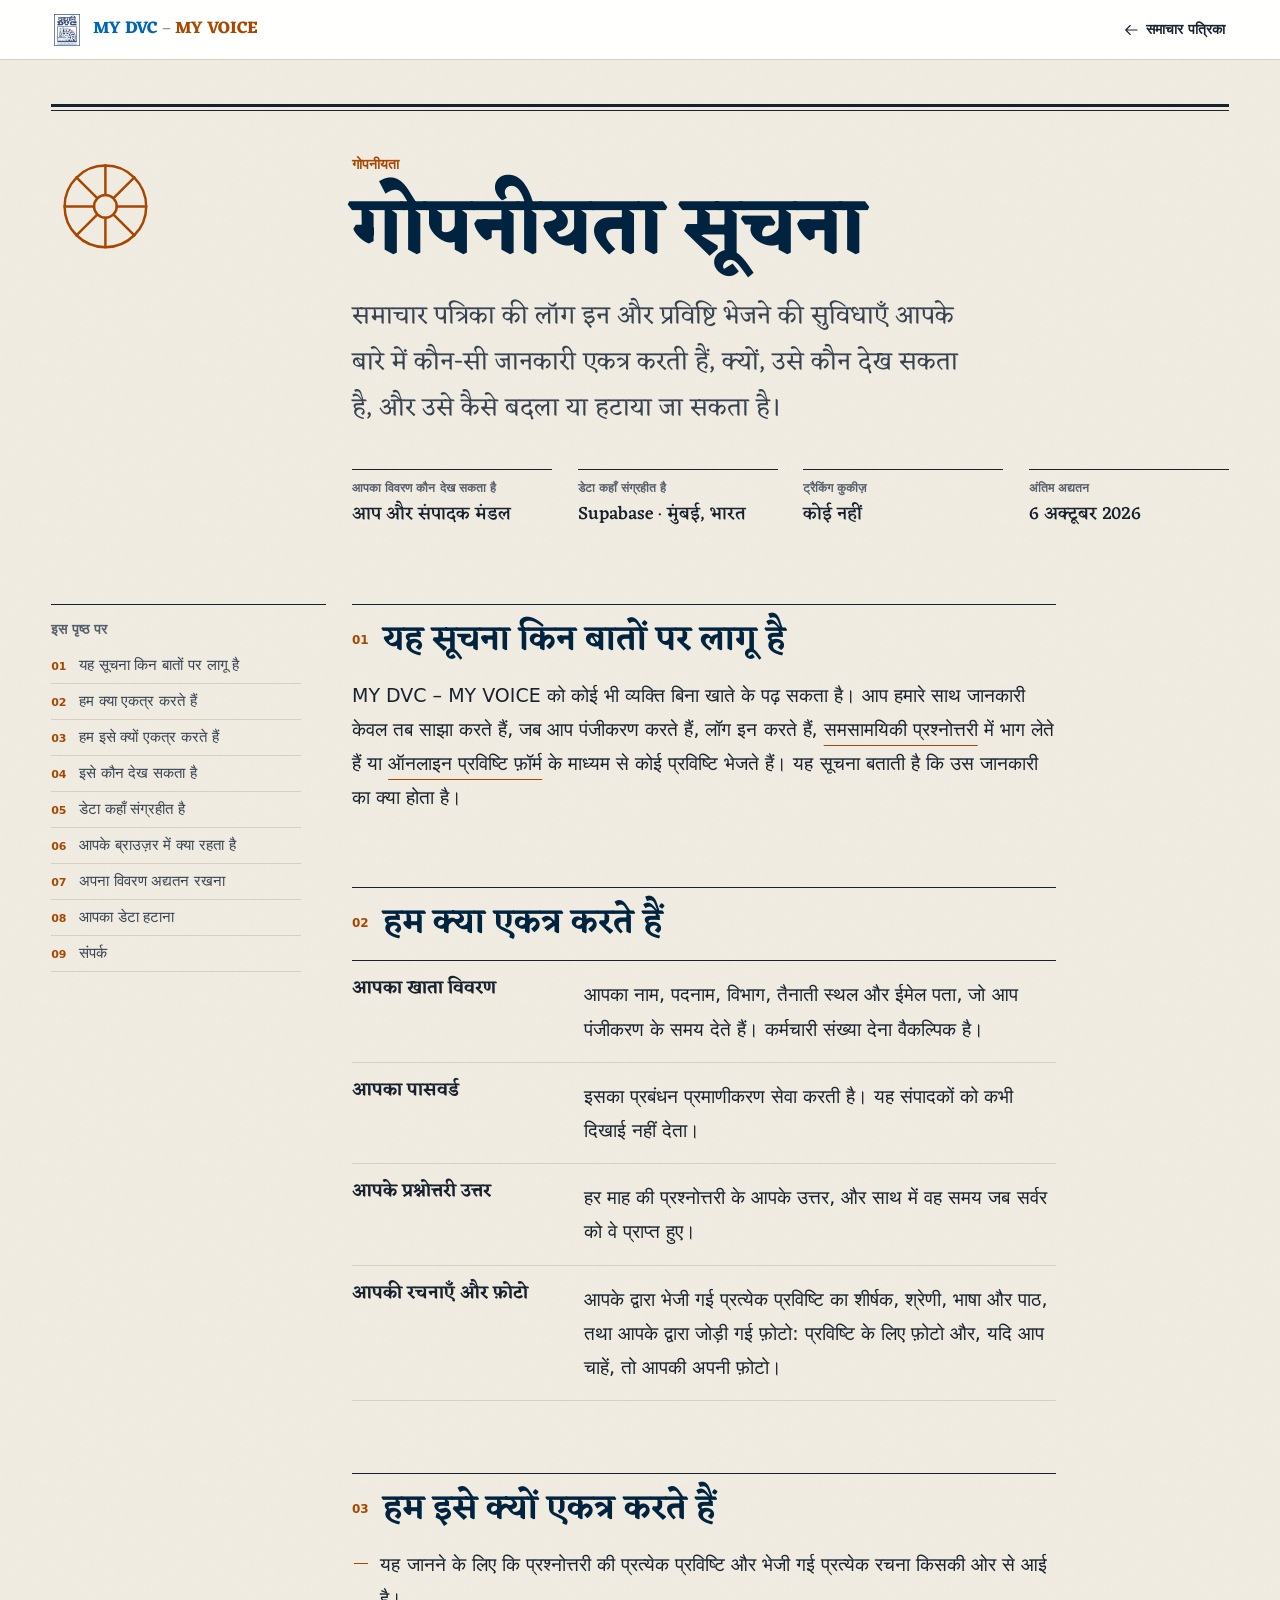
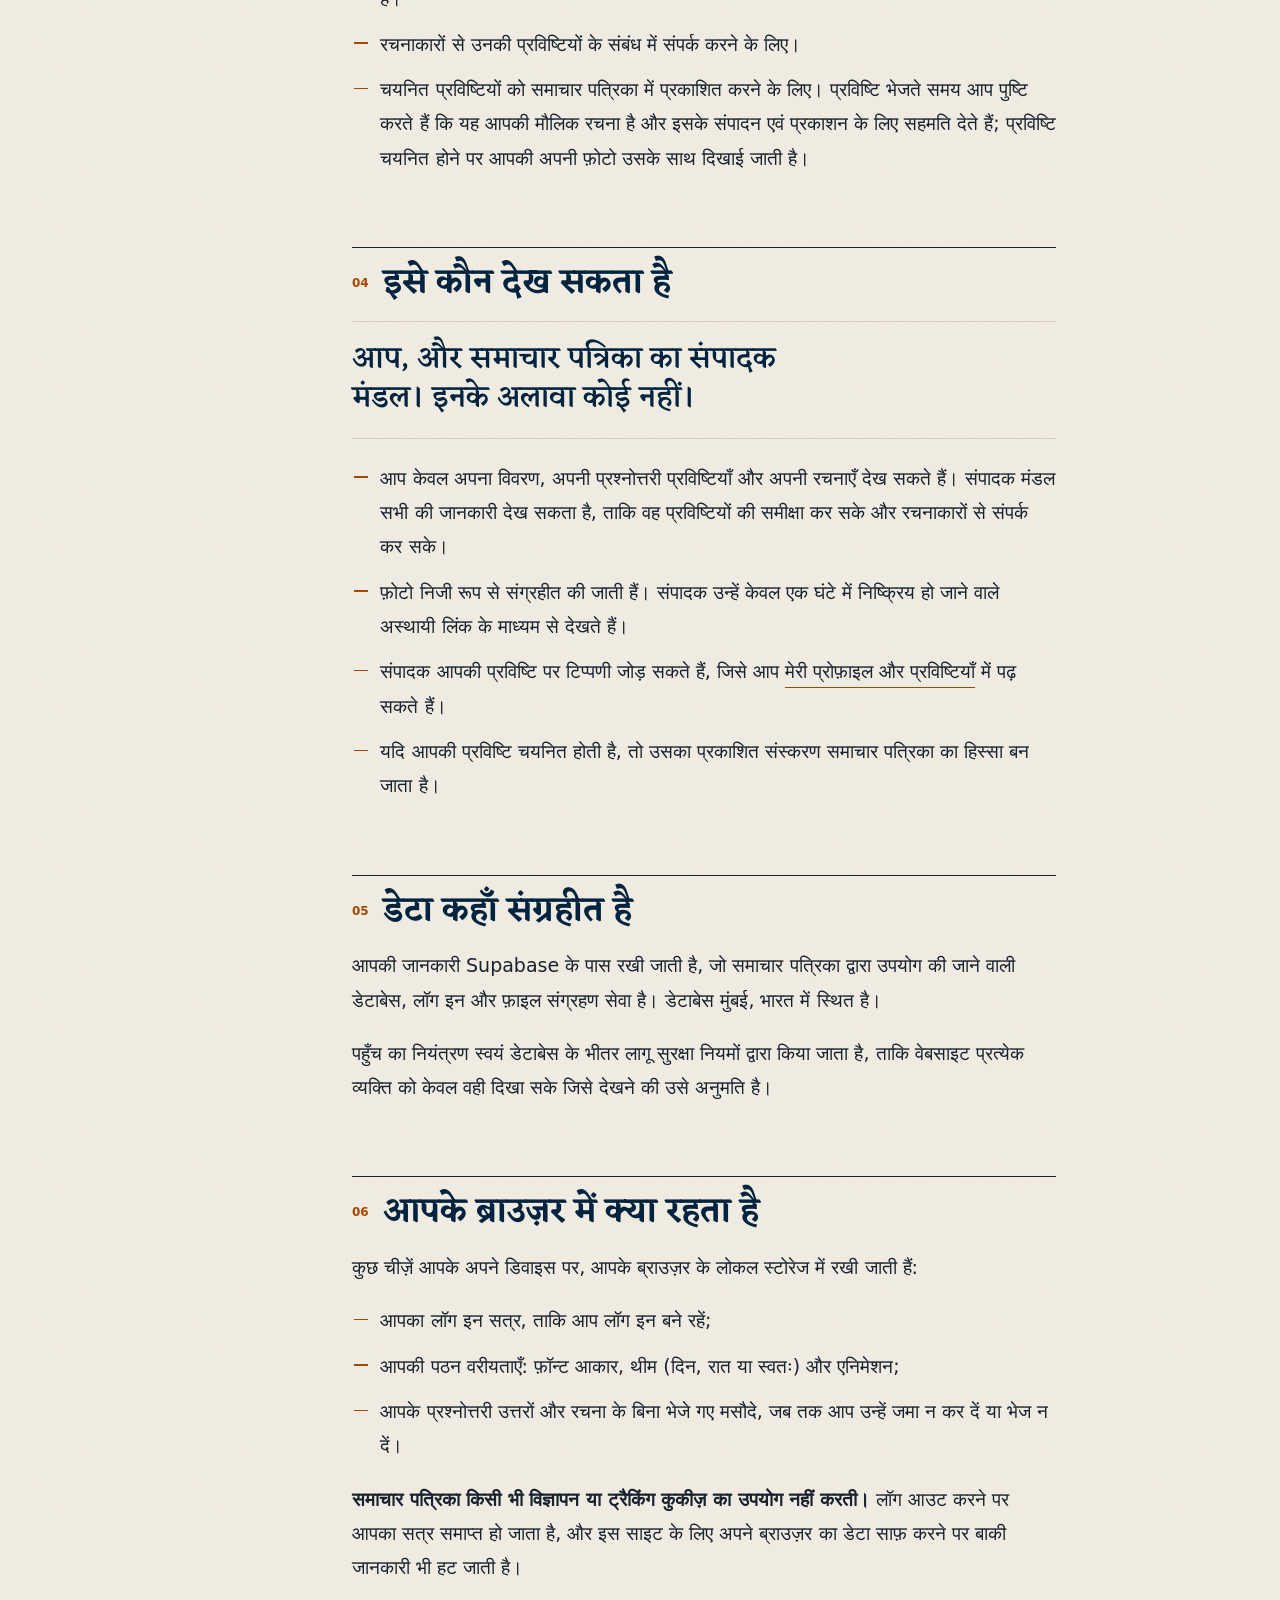
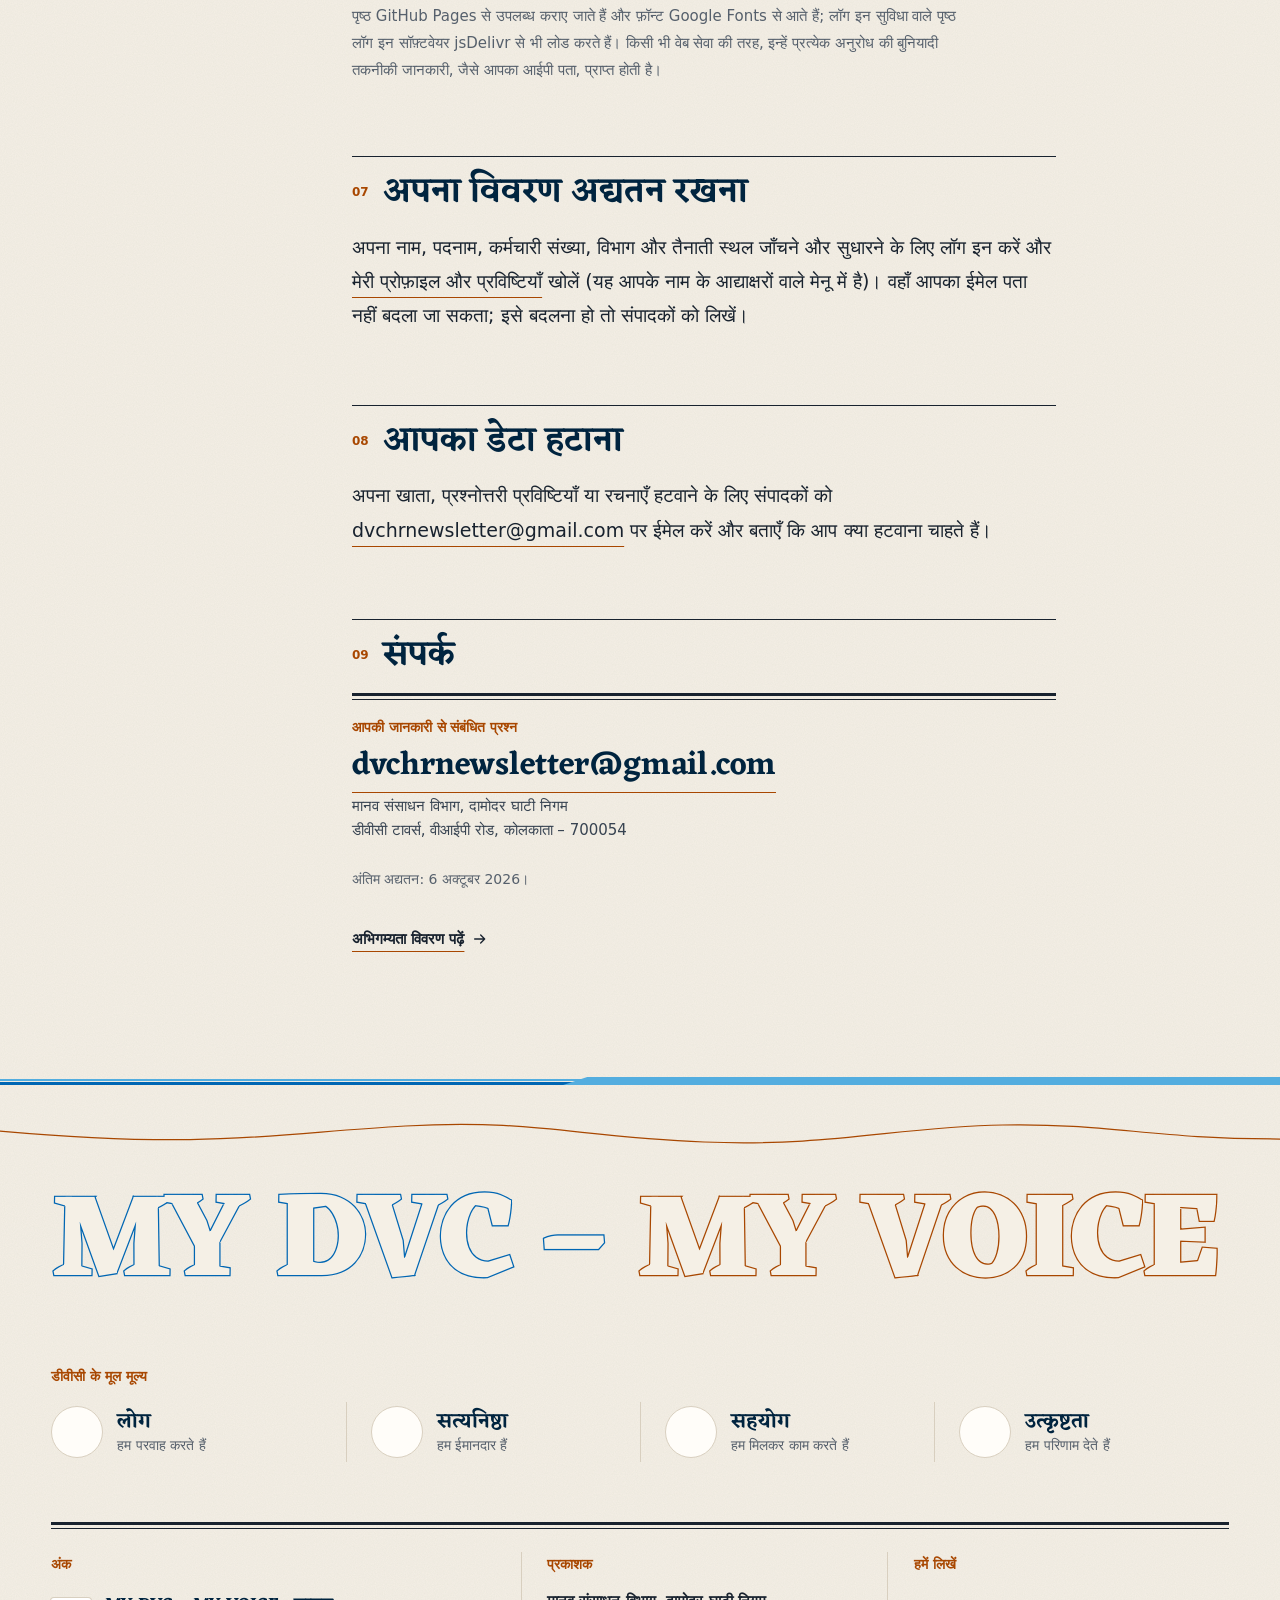
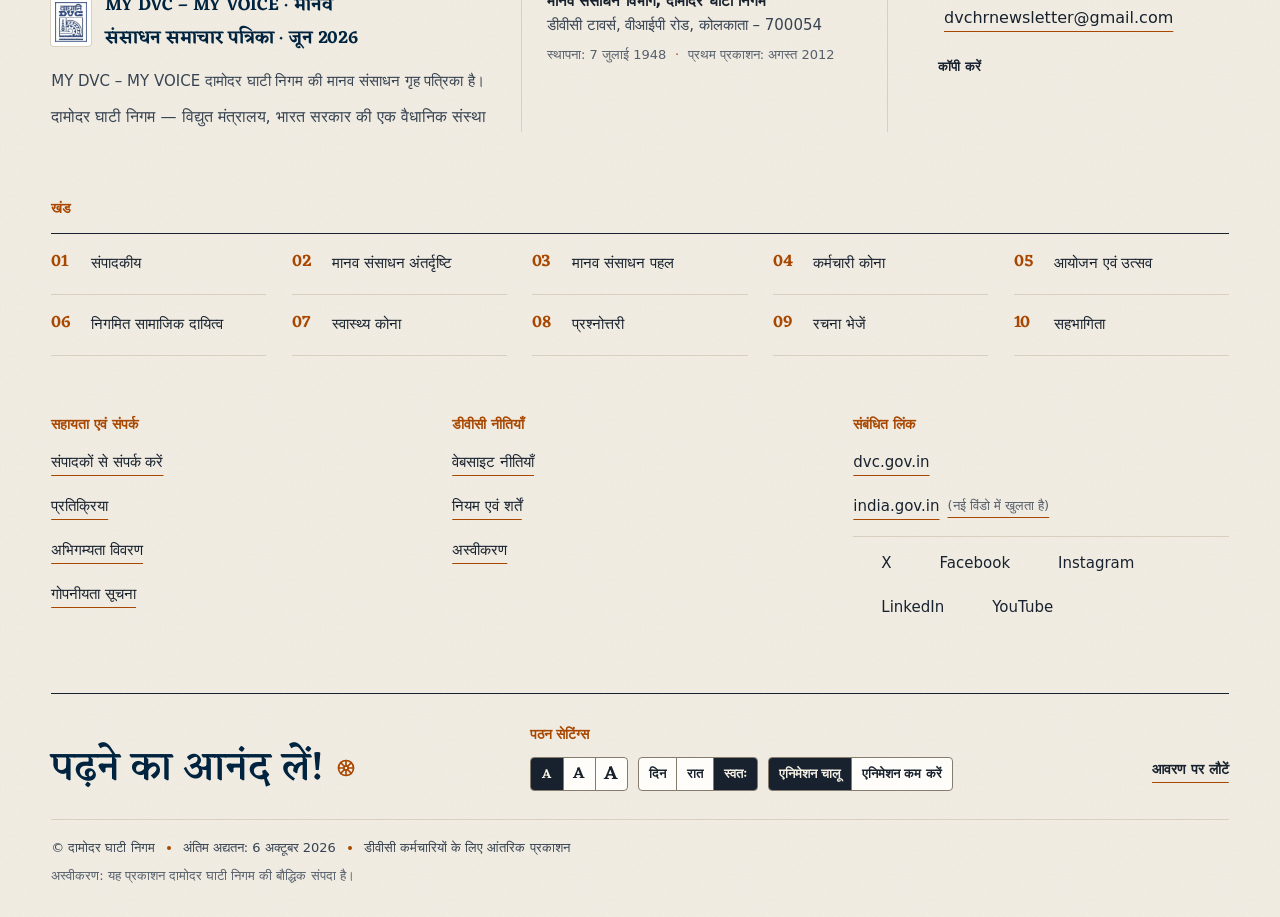
<file: privacy.html>
<!DOCTYPE html>
<html lang="hi">
<head>
<meta charset="UTF-8">
<meta name="viewport" content="width=device-width, initial-scale=1, viewport-fit=cover">
<title>गोपनीयता सूचना | MY DVC – MY VOICE</title>
<meta name="description" content="दामोदर घाटी निगम की मानव संसाधन समाचार पत्रिका MY DVC – MY VOICE की गोपनीयता सूचना: लॉग इन, प्रश्नोत्तरी और रचना भेजने की सुविधाएँ कौन-सी जानकारी एकत्र करती हैं, क्यों, उसे कौन देख सकता है और उसे कैसे बदला या हटाया जा सकता है।">
<meta name="color-scheme" content="light dark">
<meta name="theme-color" content="#FFFFFF" media="(prefers-color-scheme: light)">
<meta name="theme-color" content="#111923" media="(prefers-color-scheme: dark)">
<link rel="icon" href="images/dvc-logo.jpg" type="image/jpeg">
<script>(function(){var r=document.documentElement;r.classList.add('js');try{var g=function(k){return JSON.parse(localStorage.getItem(k))};var t=g('ui:textSize');if(t==='lg')r.style.fontSize='112.5%';if(t==='xl')r.style.fontSize='125%';var th=g('ui:theme');if(th==='dark'||th==='light')r.setAttribute('data-theme',th);if(g('ui:motion')==='reduce')r.setAttribute('data-motion','reduce');}catch(e){}})();</script>
<link rel="preconnect" href="https://fonts.googleapis.com">
<link rel="preconnect" href="https://fonts.gstatic.com" crossorigin>
<link rel="stylesheet" href="https://fonts.googleapis.com/css2?family=Eczar:wght@400..800&family=Tiro+Devanagari+Hindi&display=swap">
<link rel="stylesheet" href="https://fonts.googleapis.com/css2?family=Noto+Sans:ital,wght@0,400..700;1,400..700&display=optional">
<link rel="stylesheet" href="css/style.css?v=45f14d835e">
</head>
<body class="page-legal">
<svg class="sprite" width="0" height="0" style="position:absolute" aria-hidden="true" focusable="false"><defs>
<symbol id="i-wheel" viewBox="0 0 24 24"><circle cx="12" cy="12" r="9"/><circle cx="12" cy="12" r="2.5"/><path d="M12 3v6.5M12 14.5V21M3 12h6.5M14.5 12H21M5.6 5.6l4.6 4.6M13.8 13.8l4.6 4.6M18.4 5.6l-4.6 4.6M10.2 13.8l-4.6 4.6"/></symbol>
<symbol id="i-arrow-right" viewBox="0 0 24 24"><path d="M4 12h15M13 6l6 6-6 6"/></symbol>
<symbol id="i-arrow-left" viewBox="0 0 24 24"><path d="M20 12H5M11 6l-6 6 6 6"/></symbol>
<symbol id="i-arrow-up" viewBox="0 0 24 24"><path d="M12 20V5M6 11l6-6 6 6"/></symbol>
<symbol id="i-chevron-down" viewBox="0 0 24 24"><path d="M6 9l6 6 6-6"/></symbol>
<symbol id="i-chevron-left" viewBox="0 0 24 24"><path d="M15 5l-7 7 7 7"/></symbol>
<symbol id="i-chevron-right" viewBox="0 0 24 24"><path d="M9 5l7 7-7 7"/></symbol>
<symbol id="i-close" viewBox="0 0 24 24"><path d="M6 6l12 12M18 6 6 18"/></symbol>
<symbol id="i-x" viewBox="0 0 24 24"><path d="M4 4h4.6L20 20h-4.6z"/><path d="M19.5 4l-6.3 7.2M10.8 12.8 4.5 20"/></symbol>
<symbol id="i-zoom" viewBox="0 0 24 24"><circle cx="11" cy="11" r="6.5"/><path d="m16 16 4.5 4.5M11 8.5v5M8.5 11h5"/></symbol>
<symbol id="i-search" viewBox="0 0 24 24"><circle cx="11" cy="11" r="6.5"/><path d="m16 16 4.5 4.5"/></symbol>
<symbol id="i-share" viewBox="0 0 24 24"><path d="M12 3v12M7.5 7.5 12 3l4.5 4.5M5 12v7.5A1.5 1.5 0 0 0 6.5 21h11a1.5 1.5 0 0 0 1.5-1.5V12"/></symbol>
<symbol id="i-copy" viewBox="0 0 24 24"><rect x="8" y="8" width="12" height="12" rx="1.5"/><path d="M16 8V5.5A1.5 1.5 0 0 0 14.5 4h-9A1.5 1.5 0 0 0 4 5.5v9A1.5 1.5 0 0 0 5.5 16H8"/></symbol>
<symbol id="i-external" viewBox="0 0 24 24"><path d="M13.5 4.5h6v6M19.5 4.5 11 13M17.5 13.5v5A1.5 1.5 0 0 1 16 20H5.5A1.5 1.5 0 0 1 4 18.5V8a1.5 1.5 0 0 1 1.5-1.5h5"/></symbol>
<symbol id="i-nib" viewBox="0 0 24 24"><path d="M12 2.5l6.5 8L12 21.5 5.5 10.5zM12 21.5V13"/><circle cx="12" cy="11.5" r="1.5"/></symbol>
<symbol id="i-envelope" viewBox="0 0 24 24"><rect x="3" y="5.5" width="18" height="13" rx="1.5"/><path d="M3.5 6.5l8.5 6.5 8.5-6.5"/></symbol>
<symbol id="i-upload" viewBox="0 0 24 24"><path d="M12 16V4M7 9l5-5 5 5M4 16v3.5A1.5 1.5 0 0 0 5.5 21h13a1.5 1.5 0 0 0 1.5-1.5V16"/></symbol>
<symbol id="i-download" viewBox="0 0 24 24"><path d="M12 4v12M7 11l5 5 5-5M4 20h16"/></symbol>
<symbol id="i-lock" viewBox="0 0 24 24"><rect x="5" y="10.5" width="14" height="10" rx="1.5"/><path d="M8 10.5v-3a4 4 0 0 1 8 0v3M12 14.5V17"/></symbol>
<symbol id="i-key" viewBox="0 0 24 24"><circle cx="8" cy="15" r="4.5"/><path d="M11.2 11.8 20 3M16 7l2.5 2.5M18.5 4.5 21 7"/></symbol>
<symbol id="i-doc-search" viewBox="0 0 24 24"><path d="M14 3H6.5A1.5 1.5 0 0 0 5 4.5v15A1.5 1.5 0 0 0 6.5 21H11M14 3l5 5h-5zM19 8v3"/><circle cx="15.5" cy="15.5" r="3"/><path d="M17.7 17.7l2.8 2.8"/></symbol>
<symbol id="i-doc" viewBox="0 0 24 24"><path d="M14 3H6.5A1.5 1.5 0 0 0 5 4.5v15A1.5 1.5 0 0 0 6.5 21h11a1.5 1.5 0 0 0 1.5-1.5V8zM14 3v5h5M8.5 13h7M8.5 16.5h5"/></symbol>
<symbol id="i-chart-up" viewBox="0 0 24 24"><path d="M4 20h16M6 16l4-4 3 3 6-7M15 8h4v4"/></symbol>
<symbol id="i-check" viewBox="0 0 24 24"><path d="M5 12.5l4.5 4.5L19 7.5"/></symbol>
<symbol id="i-check-circle" viewBox="0 0 24 24"><circle cx="12" cy="12" r="9"/><path d="M8 12.5l2.7 2.7L16 9.8"/></symbol>
<symbol id="i-info" viewBox="0 0 24 24"><circle cx="12" cy="12" r="9"/><path d="M12 11v5.5M12 7.5v.5"/></symbol>
<symbol id="i-warning" viewBox="0 0 24 24"><path d="M12 3.5 21.5 20h-19zM12 10v4.5M12 17.5v.5"/></symbol>
<symbol id="i-bolt" viewBox="0 0 24 24"><path d="M13.5 2.5 5 13.5h6l-1 8 8.5-11h-6z"/></symbol>
<symbol id="i-leaf" viewBox="0 0 24 24"><path d="M5 19C5 10 10 5 20 4c-1 10-6 15-15 15zM5 19l8-8"/></symbol>
<symbol id="i-bicycle" viewBox="0 0 24 24"><circle cx="6" cy="16.5" r="3.5"/><circle cx="18" cy="16.5" r="3.5"/><path d="M6 16.5l4-8h5.5L18 16.5M10 8.5l3 8H6M15.5 8.5 15 6M14 6h2.5"/></symbol>
<symbol id="i-droplet" viewBox="0 0 24 24"><path d="M12 3s6.5 7.2 6.5 11.5a6.5 6.5 0 0 1-13 0C5.5 10.2 12 3 12 3z"/></symbol>
<symbol id="i-blood" viewBox="0 0 24 24"><path d="M12 3s6.5 7.2 6.5 11.5a6.5 6.5 0 0 1-13 0C5.5 10.2 12 3 12 3zM12 11v6M9 14h6"/></symbol>
<symbol id="i-drops" viewBox="0 0 24 24"><path d="M8 4s3 3.3 3 5.3a3 3 0 0 1-6 0C5 7.3 8 4 8 4zM16 9s3 3.3 3 5.3a3 3 0 0 1-6 0C13 12.3 16 9 16 9zM4 20h16"/></symbol>
<symbol id="i-bowl" viewBox="0 0 24 24"><path d="M3.5 11h17a8.5 8.5 0 0 1-17 0zM8 20.5h8M9 7.5c0-1.5 1-2 1-3.5M13 7.5c0-1.5 1-2 1-3.5"/></symbol>
<symbol id="i-target" viewBox="0 0 24 24"><circle cx="12" cy="12" r="9"/><circle cx="12" cy="12" r="5.5"/><circle cx="12" cy="12" r="2"/><path d="M12 12l7.5-7.5M17 4.5h2.5V7"/></symbol>
<symbol id="i-book" viewBox="0 0 24 24"><path d="M4 5.5A1.5 1.5 0 0 1 5.5 4H11v16H5.5A1.5 1.5 0 0 1 4 18.5zM20 5.5A1.5 1.5 0 0 0 18.5 4H13v16h5.5a1.5 1.5 0 0 0 1.5-1.5z"/></symbol>
<symbol id="i-speech" viewBox="0 0 24 24"><path d="M4 5.5h11A1.5 1.5 0 0 1 16.5 7v6a1.5 1.5 0 0 1-1.5 1.5H9l-3.5 3v-3H4A1.5 1.5 0 0 1 2.5 13V7A1.5 1.5 0 0 1 4 5.5zM19 9.5h1.5V17H19v2.5L16 17h-4"/></symbol>
<symbol id="i-map" viewBox="0 0 24 24"><path d="M3 6l6-2.5 6 2.5 6-2.5v14.5L15 20l-6-2.5L3 20zM9 3.5v14M15 6v14"/></symbol>
<symbol id="i-shield" viewBox="0 0 24 24"><path d="M12 3l7.5 3v5.5c0 4.5-3.2 8-7.5 9.5-4.3-1.5-7.5-5-7.5-9.5V6zM8.8 12l2.3 2.3 4.2-4.6"/></symbol>
<symbol id="i-shield-check" viewBox="0 0 24 24"><path d="M12 3l7.5 3v5.5c0 4.5-3.2 8-7.5 9.5-4.3-1.5-7.5-5-7.5-9.5V6z"/><path d="M8.5 12.2l2.4 2.4 4.6-5"/></symbol>
<symbol id="i-glass" viewBox="0 0 24 24"><path d="M6 3.5h12l-1.5 17h-9zM6.6 9.5h10.8"/></symbol>
<symbol id="i-thermometer" viewBox="0 0 24 24"><path d="M10 14.5V5a2 2 0 0 1 4 0v9.5a4 4 0 1 1-4 0zM12 9v8"/></symbol>
<symbol id="i-sun" viewBox="0 0 24 24"><circle cx="12" cy="12" r="4"/><path d="M12 2.5v2M12 19.5v2M2.5 12h2M19.5 12h2M5.3 5.3l1.4 1.4M17.3 17.3l1.4 1.4M18.7 5.3l-1.4 1.4M6.7 17.3l-1.4 1.4"/></symbol>
<symbol id="i-moon" viewBox="0 0 24 24"><path d="M20.5 13.5A8.5 8.5 0 1 1 10.5 3.5a7.5 7.5 0 0 0 10 10z"/></symbol>
<symbol id="i-text" viewBox="0 0 24 24"><path d="M3 18.5 7.5 6l4.5 12.5M4.6 14h5.8M14.5 18.5l3-8.5 3 8.5M15.5 15.8h4"/></symbol>
<symbol id="i-motion" viewBox="0 0 24 24"><circle cx="15.5" cy="12" r="5"/><path d="M2.5 9h5M2 12h4.5M2.5 15h5"/></symbol>
<symbol id="i-calendar" viewBox="0 0 24 24"><rect x="3.5" y="5" width="17" height="15.5" rx="1.5"/><path d="M3.5 10h17M8 3v4M16 3v4"/></symbol>
<symbol id="i-user" viewBox="0 0 24 24"><circle cx="12" cy="8" r="4"/><path d="M4 20.5c1.2-4 4.3-6 8-6s6.8 2 8 6"/></symbol>
<symbol id="i-users" viewBox="0 0 24 24"><circle cx="9.5" cy="8" r="3.75"/><path d="M2.5 20.5c1-3.8 3.7-5.8 7-5.8s6 2 7 5.8"/><circle cx="17" cy="8.5" r="2.75"/><path d="M17.5 14.2c2.3.3 3.7 2 4.2 5"/></symbol>
<symbol id="i-heart" viewBox="0 0 24 24"><path d="M12 20.5S3.5 15.5 3.5 9.5A4.5 4.5 0 0 1 12 7a4.5 4.5 0 0 1 8.5 2.5c0 6-8.5 11-8.5 11z"/></symbol>
<symbol id="i-handshake" viewBox="0 0 24 24"><path d="M2 8h4v7.5H2M22 8h-4v7.5h4"/><path d="M6 9.5 9.5 7.5h3l5.5 2.5"/><path d="M18 14l-4.5 3.5a1.4 1.4 0 0 1-2-.2L6 13"/><path d="M12.5 7.5 9.5 11a1.3 1.3 0 0 0 1.9 1.8l2.1-1.8 3.5 3"/></symbol>
<symbol id="i-star" viewBox="0 0 24 24"><path d="M12 3.5l2.6 5.3 5.9.9-4.3 4.1 1 5.8L12 16.9l-5.2 2.7 1-5.8-4.3-4.1 5.9-.9z"/></symbol>
<symbol id="i-folder" viewBox="0 0 24 24"><path d="M3.5 6.5A1.5 1.5 0 0 1 5 5h4.5l2 2.5H19a1.5 1.5 0 0 1 1.5 1.5v9a1.5 1.5 0 0 1-1.5 1.5H5A1.5 1.5 0 0 1 3.5 18z"/></symbol>
<symbol id="i-logout" viewBox="0 0 24 24"><path d="M10 4.5H5.5A1.5 1.5 0 0 0 4 6v12a1.5 1.5 0 0 0 1.5 1.5H10M14.5 8l4 4-4 4M18.5 12H9"/></symbol>
<symbol id="i-refresh" viewBox="0 0 24 24"><path d="M19.5 8.5A8 8 0 0 0 5 7.5M4.5 15.5a8 8 0 0 0 14.5 1M19.5 4v4.5H15M4.5 20v-4.5H9"/></symbol>
<symbol id="i-plus" viewBox="0 0 24 24"><path d="M12 5v14M5 12h14"/></symbol>
<symbol id="i-globe" viewBox="0 0 24 24"><circle cx="12" cy="12" r="9"/><path d="M3 12h18M12 3c2.5 2.6 3.8 5.6 3.8 9s-1.3 6.4-3.8 9c-2.5-2.6-3.8-5.6-3.8-9S9.5 5.6 12 3z"/></symbol>
<symbol id="i-facebook" viewBox="0 0 24 24"><circle cx="12" cy="12" r="9"/><path d="M15.5 8h-1.6c-1.3 0-2.1.8-2.1 2.1V21M9.3 13h5.2"/></symbol>
<symbol id="i-instagram" viewBox="0 0 24 24"><rect x="3.5" y="3.5" width="17" height="17" rx="5"/><circle cx="12" cy="12" r="4"/><path d="M17 7v.01"/></symbol>
<symbol id="i-linkedin" viewBox="0 0 24 24"><rect x="3.5" y="3.5" width="17" height="17" rx="2.5"/><path d="M8 11v5.5M8 8v.01M11.5 16.5V11M11.5 13.5c0-1.6 1-2.5 2.4-2.5s2.1.9 2.1 2.5v3"/></symbol>
<symbol id="i-youtube" viewBox="0 0 24 24"><rect x="2.5" y="5.5" width="19" height="13" rx="4"/><path d="M10.2 9.2v5.6l4.8-2.8z" fill="currentColor"/></symbol>
</defs></svg>
<a class="skip-link" href="#main">मुख्य सामग्री पर जाएँ</a>

<nav class="nav" aria-label="साइट">
  <div class="nav-inner">
    <a class="nav-brand" href="index.html"><img src="images/dvc-logo.jpg" alt="" width="26" height="32" data-keep><span class="nav-wordmark" lang="en">MY DVC <span class="mh-dash">–</span> <i>MY VOICE</i></span></a>
    <a class="nav-back" href="index.html"><svg class="ico" aria-hidden="true" focusable="false"><use href="#i-arrow-left"/></svg><span class="nb-label">समाचार पत्रिका</span></a>
  </div>
</nav>

<main id="main" class="legal-main" tabindex="-1">
  <div class="wrap">
    <header class="section-head legal-head">
      <svg class="legal-mark" aria-hidden="true" focusable="false"><use href="#i-wheel"/></svg>
      <div class="sec-titles">
        <p class="kicker"><span lang="hi">गोपनीयता</span></p>
        <h1><span class="legal-en">गोपनीयता सूचना</span></h1>
        <p class="lede">समाचार पत्रिका की लॉग इन और प्रविष्टि भेजने की सुविधाएँ आपके बारे में कौन-सी जानकारी एकत्र करती हैं, क्यों, उसे कौन देख सकता है, और उसे कैसे बदला या हटाया जा सकता है।</p>
        <dl class="legal-glance">
          <div><dt>आपका विवरण कौन देख सकता है</dt><dd>आप और संपादक मंडल</dd></div>
          <div><dt>डेटा कहाँ संग्रहीत है</dt><dd>Supabase · मुंबई, भारत</dd></div>
          <div><dt>ट्रैकिंग कुकीज़</dt><dd>कोई नहीं</dd></div>
          <div><dt>अंतिम अद्यतन</dt><dd><time datetime="2026-10-06">6 अक्टूबर 2026</time></dd></div>
        </dl>
      </div>
    </header>

    <div class="legal-layout">
      <nav class="legal-toc" aria-label="इस पृष्ठ पर">
        <p class="kicker">इस पृष्ठ पर</p>
        <ol>
          <li><a href="#covers"><span class="n" aria-hidden="true">01</span>यह सूचना किन बातों पर लागू है</a></li>
          <li><a href="#collect"><span class="n" aria-hidden="true">02</span>हम क्या एकत्र करते हैं</a></li>
          <li><a href="#why"><span class="n" aria-hidden="true">03</span>हम इसे क्यों एकत्र करते हैं</a></li>
          <li><a href="#who"><span class="n" aria-hidden="true">04</span>इसे कौन देख सकता है</a></li>
          <li><a href="#where"><span class="n" aria-hidden="true">05</span>डेटा कहाँ संग्रहीत है</a></li>
          <li><a href="#browser"><span class="n" aria-hidden="true">06</span>आपके ब्राउज़र में क्या रहता है</a></li>
          <li><a href="#update"><span class="n" aria-hidden="true">07</span>अपना विवरण अद्यतन रखना</a></li>
          <li><a href="#delete"><span class="n" aria-hidden="true">08</span>आपका डेटा हटाना</a></li>
          <li><a href="#contact"><span class="n" aria-hidden="true">09</span>संपर्क</a></li>
        </ol>
      </nav>

      <div class="legal">
        <section id="covers">
          <h2><span class="legal-n" aria-hidden="true">01</span>यह सूचना किन बातों पर लागू है</h2>
          <p><span lang="en">MY DVC – MY VOICE</span> को कोई भी व्यक्ति बिना खाते के पढ़ सकता है। आप हमारे साथ जानकारी केवल तब साझा करते हैं, जब आप पंजीकरण करते हैं, लॉग इन करते हैं, <a href="index.html#quiz">समसामयिकी प्रश्नोत्तरी</a> में भाग लेते हैं या <a href="index.html#submit">ऑनलाइन प्रविष्टि फ़ॉर्म</a> के माध्यम से कोई प्रविष्टि भेजते हैं। यह सूचना बताती है कि उस जानकारी का क्या होता है।</p>
        </section>

        <section id="collect">
          <h2><span class="legal-n" aria-hidden="true">02</span>हम क्या एकत्र करते हैं</h2>
          <dl class="legal-ledger reveal">
            <div>
              <dt>आपका खाता विवरण</dt>
              <dd>आपका नाम, पदनाम, विभाग, तैनाती स्थल और ईमेल पता, जो आप पंजीकरण के समय देते हैं। कर्मचारी संख्या देना वैकल्पिक है।</dd>
            </div>
            <div>
              <dt>आपका पासवर्ड</dt>
              <dd>इसका प्रबंधन प्रमाणीकरण सेवा करती है। यह संपादकों को कभी दिखाई नहीं देता।</dd>
            </div>
            <div>
              <dt>आपके प्रश्नोत्तरी उत्तर</dt>
              <dd>हर माह की प्रश्नोत्तरी के आपके उत्तर, और साथ में वह समय जब सर्वर को वे प्राप्त हुए।</dd>
            </div>
            <div>
              <dt>आपकी रचनाएँ और फ़ोटो</dt>
              <dd>आपके द्वारा भेजी गई प्रत्येक प्रविष्टि का शीर्षक, श्रेणी, भाषा और पाठ, तथा आपके द्वारा जोड़ी गई फ़ोटो: प्रविष्टि के लिए फ़ोटो और, यदि आप चाहें, तो आपकी अपनी फ़ोटो।</dd>
            </div>
          </dl>
        </section>

        <section id="why">
          <h2><span class="legal-n" aria-hidden="true">03</span>हम इसे क्यों एकत्र करते हैं</h2>
          <ul class="legal-list">
            <li>यह जानने के लिए कि प्रश्नोत्तरी की प्रत्येक प्रविष्टि और भेजी गई प्रत्येक रचना किसकी ओर से आई है।</li>
            <li>रचनाकारों से उनकी प्रविष्टियों के संबंध में संपर्क करने के लिए।</li>
            <li>चयनित प्रविष्टियों को समाचार पत्रिका में प्रकाशित करने के लिए। प्रविष्टि भेजते समय आप पुष्टि करते हैं कि यह आपकी मौलिक रचना है और इसके संपादन एवं प्रकाशन के लिए सहमति देते हैं; प्रविष्टि चयनित होने पर आपकी अपनी फ़ोटो उसके साथ दिखाई जाती है।</li>
          </ul>
        </section>

        <section id="who">
          <h2><span class="legal-n" aria-hidden="true">04</span>इसे कौन देख सकता है</h2>
          <p class="legal-callout">आप, और समाचार पत्रिका का संपादक मंडल। इनके अलावा कोई नहीं।</p>
          <ul class="legal-list">
            <li>आप केवल अपना विवरण, अपनी प्रश्नोत्तरी प्रविष्टियाँ और अपनी रचनाएँ देख सकते हैं। संपादक मंडल सभी की जानकारी देख सकता है, ताकि वह प्रविष्टियों की समीक्षा कर सके और रचनाकारों से संपर्क कर सके।</li>
            <li>फ़ोटो निजी रूप से संग्रहीत की जाती हैं। संपादक उन्हें केवल एक घंटे में निष्क्रिय हो जाने वाले अस्थायी लिंक के माध्यम से देखते हैं।</li>
            <li>संपादक आपकी प्रविष्टि पर टिप्पणी जोड़ सकते हैं, जिसे आप <a href="index.html#account">मेरी प्रोफ़ाइल और प्रविष्टियाँ</a> में पढ़ सकते हैं।</li>
            <li>यदि आपकी प्रविष्टि चयनित होती है, तो उसका प्रकाशित संस्करण समाचार पत्रिका का हिस्सा बन जाता है।</li>
          </ul>
        </section>

        <section id="where">
          <h2><span class="legal-n" aria-hidden="true">05</span>डेटा कहाँ संग्रहीत है</h2>
          <p>आपकी जानकारी Supabase के पास रखी जाती है, जो समाचार पत्रिका द्वारा उपयोग की जाने वाली डेटाबेस, लॉग इन और फ़ाइल संग्रहण सेवा है। डेटाबेस मुंबई, भारत में स्थित है।</p>
          <p>पहुँच का नियंत्रण स्वयं डेटाबेस के भीतर लागू सुरक्षा नियमों द्वारा किया जाता है, ताकि वेबसाइट प्रत्येक व्यक्ति को केवल वही दिखा सके जिसे देखने की उसे अनुमति है।</p>
        </section>

        <section id="browser">
          <h2><span class="legal-n" aria-hidden="true">06</span>आपके ब्राउज़र में क्या रहता है</h2>
          <p>कुछ चीज़ें आपके अपने डिवाइस पर, आपके ब्राउज़र के लोकल स्टोरेज में रखी जाती हैं:</p>
          <ul class="legal-list">
            <li>आपका लॉग इन सत्र, ताकि आप लॉग इन बने रहें;</li>
            <li>आपकी पठन वरीयताएँ: फ़ॉन्ट आकार, थीम (दिन, रात या स्वतः) और एनिमेशन;</li>
            <li>आपके प्रश्नोत्तरी उत्तरों और रचना के बिना भेजे गए मसौदे, जब तक आप उन्हें जमा न कर दें या भेज न दें।</li>
          </ul>
          <p><strong>समाचार पत्रिका किसी भी विज्ञापन या ट्रैकिंग कुकीज़ का उपयोग नहीं करती।</strong> लॉग आउट करने पर आपका सत्र समाप्त हो जाता है, और इस साइट के लिए अपने ब्राउज़र का डेटा साफ़ करने पर बाकी जानकारी भी हट जाती है।</p>
          <p class="legal-small">पृष्ठ GitHub Pages से उपलब्ध कराए जाते हैं और फ़ॉन्ट Google Fonts से आते हैं; लॉग इन सुविधा वाले पृष्ठ लॉग इन सॉफ़्टवेयर jsDelivr से भी लोड करते हैं। किसी भी वेब सेवा की तरह, इन्हें प्रत्येक अनुरोध की बुनियादी तकनीकी जानकारी, जैसे आपका आईपी पता, प्राप्त होती है।</p>
        </section>

        <section id="update">
          <h2><span class="legal-n" aria-hidden="true">07</span>अपना विवरण अद्यतन रखना</h2>
          <p>अपना नाम, पदनाम, कर्मचारी संख्या, विभाग और तैनाती स्थल जाँचने और सुधारने के लिए लॉग इन करें और <a href="index.html#account">मेरी प्रोफ़ाइल और प्रविष्टियाँ</a> खोलें (यह आपके नाम के आद्याक्षरों वाले मेनू में है)। वहाँ आपका ईमेल पता नहीं बदला जा सकता; इसे बदलना हो तो संपादकों को लिखें।</p>
        </section>

        <section id="delete">
          <h2><span class="legal-n" aria-hidden="true">08</span>आपका डेटा हटाना</h2>
          <p>अपना खाता, प्रश्नोत्तरी प्रविष्टियाँ या रचनाएँ हटवाने के लिए संपादकों को <a href="mailto:dvchrnewsletter@gmail.com?subject=Privacy">dvchrnewsletter@gmail.com</a> पर ईमेल करें और बताएँ कि आप क्या हटवाना चाहते हैं।</p>
        </section>

        <section id="contact">
          <h2><span class="legal-n" aria-hidden="true">09</span>संपर्क</h2>
          <div class="legal-contact reveal">
            <p class="kicker">आपकी जानकारी से संबंधित प्रश्न</p>
            <p class="lc-mail"><a href="mailto:dvchrnewsletter@gmail.com?subject=Privacy">dvchrnewsletter@gmail.com</a></p>
            <address class="lc-note">मानव संसाधन विभाग, दामोदर घाटी निगम<br>डीवीसी टावर्स, वीआईपी रोड, कोलकाता – 700054</address>
          </div>
          <p class="legal-updated">अंतिम अद्यतन: <time datetime="2026-10-06">6 अक्टूबर 2026</time>।</p>
          <p class="legal-end"><a href="accessibility.html">अभिगम्यता विवरण पढ़ें</a></p>
        </section>
      </div>
    </div>
  </div>
</main>

<!-- ================= COLOPHON ================= -->
<footer class="colophon">
  <div class="vc-band vc-band--flip" aria-hidden="true"></div>
  <svg class="river river--key" viewBox="0 0 1200 40" preserveAspectRatio="none" aria-hidden="true" focusable="false"><path pathLength="1" d="M0 18 C200 37 260 20 380 13 S540 24 660 29 S840 14 940 12 S1080 26 1200 26"/></svg>
  <div class="wrap">
    <p class="signoff-giant" aria-hidden="true" lang="en"><span class="sg-a">MY DVC –</span> <span class="sg-b">MY VOICE</span></p>

    <div class="values-block">
      <p class="kicker" id="colophon-values">डीवीसी के मूल मूल्य</p>
      <ul class="values-row" aria-labelledby="colophon-values">
        <li><span class="v-ico"><svg class="ico" aria-hidden="true" focusable="false"><use href="index.html#i-heart"/></svg></span><span class="v-txt"><b class="v-name">लोग</b><span class="v-motto">हम परवाह करते हैं</span></span></li>
        <li><span class="v-ico"><svg class="ico" aria-hidden="true" focusable="false"><use href="index.html#i-shield-check"/></svg></span><span class="v-txt"><b class="v-name">सत्यनिष्ठा</b><span class="v-motto">हम ईमानदार हैं</span></span></li>
        <li><span class="v-ico"><svg class="ico" aria-hidden="true" focusable="false"><use href="index.html#i-handshake"/></svg></span><span class="v-txt"><b class="v-name">सहयोग</b><span class="v-motto">हम मिलकर काम करते हैं</span></span></li>
        <li><span class="v-ico"><svg class="ico" aria-hidden="true" focusable="false"><use href="index.html#i-star"/></svg></span><span class="v-txt"><b class="v-name">उत्कृष्टता</b><span class="v-motto">हम परिणाम देते हैं</span></span></li>
      </ul>
    </div>

    <div class="colophon-grid">
      <div class="cg-edition">
        <p class="kicker">अंक</p>
        <div class="foot-brand">
          <img class="foot-seal" src="images/dvc-logo.jpg" alt="दामोदर घाटी निगम" width="32" height="40" loading="lazy" decoding="async" data-keep>
          <p class="foot-title"><span lang="en">MY DVC – MY VOICE</span> · मानव संसाधन समाचार पत्रिका · जून 2026</p>
        </div>
        <p class="foot-lineage"><span lang="en">MY DVC – MY VOICE</span> दामोदर घाटी निगम की मानव संसाधन गृह पत्रिका है।</p>
        <p class="foot-lineage foot-lineage-hi" lang="hi">दामोदर घाटी निगम — विद्युत मंत्रालय, भारत सरकार की एक वैधानिक संस्था</p>
      </div>
      <div class="cg-publisher">
        <p class="kicker">प्रकाशक</p>
        <address class="foot-address">
          <span class="fa-line"><b>मानव संसाधन विभाग, दामोदर घाटी निगम</b></span>
          <span class="fa-line">डीवीसी टावर्स, वीआईपी रोड, कोलकाता – 700054</span>
          <span class="fa-line fa-meta">स्थापना: 7 जुलाई 1948 <span class="dot">·</span> प्रथम प्रकाशन: अगस्त 2012</span>
        </address>
      </div>
      <div class="cg-write">
        <p class="kicker">हमें लिखें</p>
        <p class="foot-mail"><a class="foot-mail-link" href="mailto:dvchrnewsletter@gmail.com"><svg class="ico" aria-hidden="true" focusable="false"><use href="index.html#i-envelope"/></svg>dvchrnewsletter@gmail.com</a></p>
        <p class="foot-copy"><button class="copy-btn" type="button" data-copy="dvchrnewsletter@gmail.com"><svg class="ico" aria-hidden="true" focusable="false"><use href="index.html#i-copy"/></svg>कॉपी करें<span class="sr-only">: संपादकों का ईमेल पता</span></button></p>
      </div>
    </div>

    <nav class="foot-index" aria-labelledby="colophon-depts">
      <p class="kicker" id="colophon-depts">खंड</p>
      <ol>
        <li><a href="index.html#editors"><span class="n" aria-hidden="true">01</span><span class="en">संपादकीय</span></a></li>
        <li><a href="index.html#insights"><span class="n" aria-hidden="true">02</span><span class="en">मानव संसाधन अंतर्दृष्टि</span></a></li>
        <li><a href="index.html#initiative"><span class="n" aria-hidden="true">03</span><span class="en">मानव संसाधन पहल</span></a></li>
        <li><a href="index.html#employee-corner"><span class="n" aria-hidden="true">04</span><span class="en">कर्मचारी कोना</span></a></li>
        <li><a href="index.html#events"><span class="n" aria-hidden="true">05</span><span class="en">आयोजन एवं उत्सव</span></a></li>
        <li><a href="index.html#csr"><span class="n" aria-hidden="true">06</span><span class="en">निगमित सामाजिक दायित्व</span></a></li>
        <li><a href="index.html#health"><span class="n" aria-hidden="true">07</span><span class="en">स्वास्थ्य कोना</span></a></li>
        <li><a href="index.html#quiz"><span class="n" aria-hidden="true">08</span><span class="en">प्रश्नोत्तरी</span></a></li>
        <li><a href="index.html#submit"><span class="n" aria-hidden="true">09</span><span class="en">रचना भेजें</span></a></li>
        <li><a href="index.html#contribute"><span class="n" aria-hidden="true">10</span><span class="en">सहभागिता</span></a></li>
      </ol>
    </nav>

    <div class="foot-links">
      <nav class="foot-group" aria-labelledby="colophon-help">
        <p class="kicker" id="colophon-help">सहायता एवं संपर्क</p>
        <ul>
          <li><a href="mailto:dvchrnewsletter@gmail.com">संपादकों से संपर्क करें</a></li>
          <li><a href="mailto:dvchrnewsletter@gmail.com?subject=Newsletter%20feedback">प्रतिक्रिया</a></li>
          <li><a href="accessibility.html">अभिगम्यता विवरण</a></li>
          <li><a href="privacy.html">गोपनीयता सूचना</a></li>
        </ul>
      </nav>
      <nav class="foot-group" aria-labelledby="colophon-policies">
        <p class="kicker" id="colophon-policies">डीवीसी नीतियाँ</p>
        <ul>
          <li><a href="https://www.dvc.gov.in/cms-web/details-pages/313" rel="noopener">वेबसाइट नीतियाँ<svg class="ico ext" aria-hidden="true" focusable="false"><use href="index.html#i-external"/></svg><span class="sr-only"> (dvc.gov.in)</span></a></li>
          <li><a href="https://www.dvc.gov.in/cms-web/details-pages/441" rel="noopener">नियम एवं शर्तें<svg class="ico ext" aria-hidden="true" focusable="false"><use href="index.html#i-external"/></svg><span class="sr-only"> (dvc.gov.in)</span></a></li>
          <li><a href="https://www.dvc.gov.in/cms-web/details-pages/315" rel="noopener">अस्वीकरण<svg class="ico ext" aria-hidden="true" focusable="false"><use href="index.html#i-external"/></svg><span class="sr-only"> (dvc.gov.in)</span></a></li>
        </ul>
      </nav>
      <nav class="foot-group" aria-labelledby="colophon-related">
        <p class="kicker" id="colophon-related">संबंधित लिंक</p>
        <ul>
          <li><a href="https://www.dvc.gov.in" rel="noopener">dvc.gov.in<svg class="ico ext" aria-hidden="true" focusable="false"><use href="index.html#i-external"/></svg></a></li>
          <li><a href="https://www.india.gov.in" target="_blank" rel="noopener">india.gov.in <span class="new-win">(नई विंडो में खुलता है)</span><svg class="ico ext" aria-hidden="true" focusable="false"><use href="index.html#i-external"/></svg></a></li>
        </ul>
        <ul class="social">
          <li><a href="https://x.com/damodarvalleyco" rel="noopener"><svg class="ico" aria-hidden="true" focusable="false"><use href="index.html#i-x"/></svg>X<span class="sr-only"> (बाहरी साइट)</span></a></li>
          <li><a href="https://www.facebook.com/DamodarVC" rel="noopener"><svg class="ico" aria-hidden="true" focusable="false"><use href="index.html#i-facebook"/></svg>Facebook<span class="sr-only"> (बाहरी साइट)</span></a></li>
          <li><a href="https://www.instagram.com/damodar.valley.corporation" rel="noopener"><svg class="ico" aria-hidden="true" focusable="false"><use href="index.html#i-instagram"/></svg>Instagram<span class="sr-only"> (बाहरी साइट)</span></a></li>
          <li><a href="https://www.linkedin.com/company/damodar-valley-corporation-dvc-" rel="noopener"><svg class="ico" aria-hidden="true" focusable="false"><use href="index.html#i-linkedin"/></svg>LinkedIn<span class="sr-only"> (बाहरी साइट)</span></a></li>
          <li><a href="https://www.youtube.com/@dvc1948" rel="noopener"><svg class="ico" aria-hidden="true" focusable="false"><use href="index.html#i-youtube"/></svg>YouTube<span class="sr-only"> (बाहरी साइट)</span></a></li>
        </ul>
      </nav>
    </div>

    <div class="foot-end">
      <p class="happy">पढ़ने का आनंद लें!</p>
      <div class="foot-settings">
        <p class="kicker" id="colophon-rs">पठन सेटिंग्स</p>
        <div class="reading-settings" role="group" aria-labelledby="colophon-rs">
          <div class="seg" role="group" aria-label="फ़ॉन्ट आकार"><button type="button" data-ts="md" aria-pressed="true" aria-label="सामान्य फ़ॉन्ट आकार">A</button><button type="button" data-ts="lg" aria-pressed="false" aria-label="बड़ा फ़ॉन्ट">A</button><button type="button" data-ts="xl" aria-pressed="false" aria-label="सबसे बड़ा फ़ॉन्ट">A</button></div>
          <div class="seg" role="group" aria-label="थीम"><button type="button" data-theme-set="light" aria-pressed="false">दिन</button><button type="button" data-theme-set="dark" aria-pressed="false">रात</button><button type="button" data-theme-set="auto" aria-pressed="true">स्वतः</button></div>
          <div class="seg" role="group" aria-label="एनिमेशन"><button type="button" data-motion-set="full" aria-pressed="true">एनिमेशन चालू</button><button type="button" data-motion-set="reduce" aria-pressed="false">एनिमेशन कम करें</button></div>
        </div>
      </div>
      <a class="to-top" href="index.html#top"><svg class="ico" aria-hidden="true" focusable="false"><use href="index.html#i-arrow-up"/></svg>आवरण पर लौटें</a>
    </div>

    <div class="foot-legal">
      <ul class="legal-list">
        <li>© दामोदर घाटी निगम</li>
        <li>अंतिम अद्यतन: <time datetime="2026-10-06">6 अक्टूबर 2026</time></li>
        <li>डीवीसी कर्मचारियों के लिए आंतरिक प्रकाशन</li>
      </ul>
      <p class="disclaimer">अस्वीकरण: यह प्रकाशन दामोदर घाटी निगम की बौद्धिक संपदा है।</p>
    </div>
  </div>
</footer>

<div id="toast" class="toast" role="status" aria-live="polite"></div>

<script defer src="js/editorial.js?v=5d23e4ad02"></script>
</body>
</html>
</file>
<file: css/style.css>
@font-face{font-family:"Noto Sans";font-style:normal;font-weight:400 700;font-stretch:100%;src:local("Nirmala UI"),local("Segoe UI"),local("Roboto");unicode-range:U+20B9}
:root{
  color-scheme:light dark;
  --paper:#F5F0E6; --paper-2:#EDE5D6; --sheet:#FFFDF9; --field:#FFFFFF; --sage:#E7EBDF; --row-hover:#F1EADC;
  --white:#FFFFFF;
  --ink:#18222E; --ink-2:#374351; --muted:#56606C; --rule:#D8CFBF; --line-strong:#857C6D;
  --ink-brand:#00243F;
  --indigo:#00243F; --indigo-deep:#001829;
  --seal:#0066B3; --seal-ink:#0066B3; --seal-700:#00528F; --on-seal:#FFFFFF;
  --sky:#53ADDF;
  --on-indigo:#F5F0E6; --on-indigo-2:#AFC3D6;
  --terracotta:#A84700; --terracotta-wash:rgba(168,71,0,.1);
  --marigold:#F29A1F; --marigold-hover:#F7AE47; --marigold-wash:rgba(242,154,31,.38); --on-marigold:#18222E;
  --leaf:#2E5B43;
  --people:var(--terracotta); --people-tint:#F6E6D6;
  --success-bg:#E3EFE4; --success-ink:#1F5E3F; --success-line:#BFD8C3;
  --warn-bg:#FBEFD5; --warn-ink:#7A4E00; --warn-line:#EBD39C;
  --error-bg:#F8E4DE; --error-ink:#8F2A1C; --error-line:#EBC3B8;
  --neutral-bg:#ECE7DD; --neutral-ink:#57524A;
  --info-bg:#E3EEF7; --info-ink:#00528F; --info-line:#BCD3E8;
  --nav-bg:rgba(255,255,255,.97);
  --field-focus:#FFFBF3;
  --frame:#18222E;
  --photo-chip:rgba(17,24,32,.74);
  --toast-bg:#18222E; --toast-fg:#F5F0E6; --toast-ico:#F29A1F; --toast-line:transparent; --toast-err-bg:#8F2A1C;
  --navy:var(--ink-brand); --teal:var(--terracotta); --gold:var(--marigold);
  --line:var(--rule); --card:var(--sheet); --teal-light:var(--paper-2);
  --fg:var(--ink); --fg-2:var(--ink-2); --accent:var(--terracotta); --num:var(--terracotta); --focus:var(--seal);
  --font-display:"Eczar","Nirmala UI","Kohinoor Devanagari",Georgia,serif;
  --font-text:"Noto Sans",system-ui,-apple-system,"Segoe UI",Roboto,"Nirmala UI","Kohinoor Devanagari","Noto Sans Devanagari",sans-serif;
  --font-ui:var(--font-text);
  --font-literary:"Tiro Devanagari Hindi","Noto Serif Devanagari","Nirmala UI",serif;
  --font-hi:var(--font-display);
  --mh-size:clamp(46px,14.5vw,74px);
  --fs-body:clamp(1.0625rem,1rem + .3vw,1.1875rem);
  --fs-lede:clamp(1.2rem,1rem + .8vw,1.6rem);
  --fs-h2:clamp(2.25rem,1.2rem + 4.2vw,4.5rem);
  --fs-h3:clamp(1.6rem,1.1rem + 1.8vw,2.5rem);
  --fs-h4:1.375rem;
  --fs-num:clamp(4.5rem,2rem + 10vw,11rem);
  --fs-stat:clamp(3.25rem,2rem + 5vw,6.5rem);
  --fs-pull:clamp(1.6rem,1rem + 2.6vw,2.75rem);
  --fs-hi-display:clamp(2.6rem,1.2rem + 5vw,5rem);
  --fs-kicker:.75rem; --fs-meta:.875rem; --fs-caption:.9375rem; --fs-cap-label:.6875rem;
  --lh-body:1.65; --lh-body-hi:1.8; --lh-head-hi:1.4;
  --s-1:4px; --s-2:8px; --s-3:12px; --s-4:16px; --s-5:24px; --s-6:32px;
  --s-7:48px; --s-8:64px; --s-9:96px; --s-10:128px;
  --gutter:clamp(16px,4vw,56px);
  --col-gap:clamp(16px,2vw,28px);
  --maxw:1440px; --measure:66ch;
  --section-y:clamp(64px,9vw,128px);
  --nav-h:60px;
  --r-1:2px; --r-2:3px; --r-3:4px; --r-4:6px; --r-sheet:12px; --r-pill:999px;
  --lift:0 24px 60px -20px rgba(24,34,46,.35);
  --lift-sm:0 10px 28px -14px rgba(24,34,46,.3);
  --ease-out:cubic-bezier(.2,.7,.1,1);
  --ease-in-out:cubic-bezier(.65,0,.35,1);
  --dur-1:160ms; --dur-2:260ms; --dur-3:700ms; --dur-4:1200ms;
  --z-raise:2; --z-sticky:40; --z-nav:50; --z-toc:55; --z-menu:70; --z-skip:90; --z-toast:200;
  --grain:url("data:image/svg+xml,%3Csvg xmlns='http://www.w3.org/2000/svg' width='160' height='160'%3E%3Cfilter id='n'%3E%3CfeTurbulence type='fractalNoise' baseFrequency='.9' numOctaves='2' stitchTiles='stitch'/%3E%3CfeColorMatrix values='0 0 0 0 .1 0 0 0 0 .09 0 0 0 0 .07 0 0 0 .06 0'/%3E%3C/filter%3E%3Crect width='100%25' height='100%25' filter='url(%23n)'/%3E%3C/svg%3E");
  --i-check:url("data:image/svg+xml,%3Csvg xmlns='http://www.w3.org/2000/svg' viewBox='0 0 24 24' fill='none' stroke='%23000' stroke-width='2' stroke-linecap='round' stroke-linejoin='round'%3E%3Ccircle cx='12' cy='12' r='9'/%3E%3Cpath d='M8 12.5l2.7 2.7L16 9.8'/%3E%3C/svg%3E");
  --i-info:url("data:image/svg+xml,%3Csvg xmlns='http://www.w3.org/2000/svg' viewBox='0 0 24 24' fill='none' stroke='%23000' stroke-width='2' stroke-linecap='round'%3E%3Ccircle cx='12' cy='12' r='9'/%3E%3Cpath d='M12 11v5.5M12 7.5v.5'/%3E%3C/svg%3E");
  --i-warning:url("data:image/svg+xml,%3Csvg xmlns='http://www.w3.org/2000/svg' viewBox='0 0 24 24' fill='none' stroke='%23000' stroke-width='2' stroke-linecap='round' stroke-linejoin='round'%3E%3Cpath d='M12 3.5 21.5 20h-19z'/%3E%3Cpath d='M12 10v4.5M12 17.5v.5'/%3E%3C/svg%3E");
  --i-lock:url("data:image/svg+xml,%3Csvg xmlns='http://www.w3.org/2000/svg' viewBox='0 0 24 24' fill='none' stroke='%23000' stroke-width='2' stroke-linecap='round'%3E%3Crect x='5' y='10.5' width='14' height='10' rx='1.5'/%3E%3Cpath d='M8 10.5v-3a4 4 0 0 1 8 0v3M12 14.5V17'/%3E%3C/svg%3E");
  --i-block:url("data:image/svg+xml,%3Csvg xmlns='http://www.w3.org/2000/svg' viewBox='0 0 24 24' fill='none' stroke='%23000' stroke-width='2' stroke-linecap='round'%3E%3Ccircle cx='12' cy='12' r='9'/%3E%3Cpath d='M5.6 5.6l12.8 12.8'/%3E%3C/svg%3E");
  --i-wheel:url("data:image/svg+xml,%3Csvg xmlns='http://www.w3.org/2000/svg' viewBox='0 0 24 24' fill='none' stroke='%23000' stroke-width='2' stroke-linecap='round'%3E%3Ccircle cx='12' cy='12' r='9'/%3E%3Ccircle cx='12' cy='12' r='2.5'/%3E%3Cpath d='M12 3v6.5M12 14.5V21M3 12h6.5M14.5 12H21M5.6 5.6l4.6 4.6M13.8 13.8l4.6 4.6M18.4 5.6l-4.6 4.6M10.2 13.8l-4.6 4.6'/%3E%3C/svg%3E");
  --i-arrow-right:url("data:image/svg+xml,%3Csvg xmlns='http://www.w3.org/2000/svg' viewBox='0 0 24 24' fill='none' stroke='%23000' stroke-width='2' stroke-linecap='round' stroke-linejoin='round'%3E%3Cpath d='M4 12h15M13 6l6 6-6 6'/%3E%3C/svg%3E");
  --i-zoom:url("data:image/svg+xml,%3Csvg xmlns='http://www.w3.org/2000/svg' viewBox='0 0 24 24' fill='none' stroke='%23000' stroke-width='2' stroke-linecap='round'%3E%3Ccircle cx='11' cy='11' r='6.5'/%3E%3Cpath d='m16 16 4.5 4.5M11 8.5v5M8.5 11h5'/%3E%3C/svg%3E");
  --i-close:url("data:image/svg+xml,%3Csvg xmlns='http://www.w3.org/2000/svg' viewBox='0 0 24 24' fill='none' stroke='%23000' stroke-width='2' stroke-linecap='round'%3E%3Cpath d='M6 6l12 12M18 6 6 18'/%3E%3C/svg%3E");
  --i-chevrons:url("data:image/svg+xml,%3Csvg xmlns='http://www.w3.org/2000/svg' viewBox='0 0 24 24' fill='none' stroke='%23000' stroke-width='2' stroke-linecap='round' stroke-linejoin='round'%3E%3Cpath d='M9 7l-5 5 5 5M15 7l5 5-5 5'/%3E%3C/svg%3E");
  --i-chevron-down:url("data:image/svg+xml,%3Csvg xmlns='http://www.w3.org/2000/svg' viewBox='0 0 24 24' fill='none' stroke='%23000' stroke-width='2.2' stroke-linecap='round' stroke-linejoin='round'%3E%3Cpath d='M6 9l6 6 6-6'/%3E%3C/svg%3E");
  --i-prev:url("data:image/svg+xml,%3Csvg xmlns='http://www.w3.org/2000/svg' viewBox='0 0 24 24' fill='none' stroke='%23000' stroke-width='2' stroke-linecap='round'%3E%3Cpath d='M15 5l-7 7 7 7'/%3E%3C/svg%3E");
  --i-next:url("data:image/svg+xml,%3Csvg xmlns='http://www.w3.org/2000/svg' viewBox='0 0 24 24' fill='none' stroke='%23000' stroke-width='2' stroke-linecap='round'%3E%3Cpath d='M9 5l7 7-7 7'/%3E%3C/svg%3E");
  --i-external:url("data:image/svg+xml,%3Csvg xmlns='http://www.w3.org/2000/svg' viewBox='0 0 24 24' fill='none' stroke='%23000' stroke-width='2' stroke-linecap='round' stroke-linejoin='round'%3E%3Cpath d='M13.5 4.5h6v6M19.5 4.5 11 13M17.5 13.5v5A1.5 1.5 0 0 1 16 20H5.5A1.5 1.5 0 0 1 4 18.5V8a1.5 1.5 0 0 1 1.5-1.5h5'/%3E%3C/svg%3E");
  --bg-chevron:url("data:image/svg+xml,%3Csvg xmlns='http://www.w3.org/2000/svg' viewBox='0 0 24 24' fill='none' stroke='%2318222E' stroke-width='2' stroke-linecap='round' stroke-linejoin='round'%3E%3Cpath d='M6 9l6 6 6-6'/%3E%3C/svg%3E");
  --bg-search:url("data:image/svg+xml,%3Csvg xmlns='http://www.w3.org/2000/svg' viewBox='0 0 24 24' fill='none' stroke='%2356606C' stroke-width='2' stroke-linecap='round'%3E%3Ccircle cx='11' cy='11' r='6.5'/%3E%3Cpath d='m16 16 4.5 4.5'/%3E%3C/svg%3E");
  --bg-check-ok:url("data:image/svg+xml,%3Csvg xmlns='http://www.w3.org/2000/svg' viewBox='0 0 24 24' fill='none' stroke='%231F5E3F' stroke-width='2.2' stroke-linecap='round' stroke-linejoin='round'%3E%3Cpath d='M5 12.5l4.5 4.5L19 7.5'/%3E%3C/svg%3E");
}
:root[data-theme="light"]{color-scheme:light}
.is-night{
  --fg:var(--on-indigo); --fg-2:var(--on-indigo-2); --accent:var(--marigold); --num:var(--marigold); --focus:var(--sky);
  --ink-2:var(--on-indigo-2); --muted:var(--on-indigo-2); --ink-brand:var(--on-indigo); --seal-ink:var(--sky);
  --terracotta:var(--marigold); --paper:var(--on-indigo);
  --rule:rgba(238,242,246,.2); --line-strong:rgba(238,242,246,.55); --frame:rgba(238,242,246,.4);
  background:var(--indigo); color:var(--fg);
}
#ev-env{--accent:var(--leaf)}
:root[data-theme="dark"]{
  color-scheme:dark;
  --paper:#111923; --paper-2:#18222D; --sheet:#1B2531; --field:#141E29; --sage:#14211B; --row-hover:#212E3B;
  --ink:#E8EDF3; --ink-2:#C6D0DA; --muted:#9AA4AF; --rule:#2C3946; --line-strong:#6E7B89;
  --ink-brand:#D3E3F2;
  --indigo:#0B2E4D; --indigo-deep:#082339; --seal-ink:#7CBBEA; --terracotta:#F0A257; --terracotta-wash:rgba(240,162,87,.14); --leaf:#8CC4A0;
  --on-indigo:#EEF2F6; --on-indigo-2:#B5C6D6; --people-tint:#3A2A1C;
  --success-bg:#16301F; --success-ink:#9AD4AE; --success-line:#2B5238;
  --warn-bg:#33270E; --warn-ink:#F2C875; --warn-line:#5C4719;
  --error-bg:#3A1A14; --error-ink:#F4A897; --error-line:#6B3026;
  --neutral-bg:#252F3A; --neutral-ink:#C2CAD3;
  --info-bg:#112B42; --info-ink:#9CCBF0; --info-line:#24496B;
  --focus:#53ADDF;
  --nav-bg:rgba(27,37,49,.97); --field-focus:#172636; --frame:#5A6876;
  --toast-bg:#2A3644; --toast-fg:#EEF2F6; --toast-line:rgba(238,242,246,.1);
  --lift:0 24px 60px -20px rgba(0,0,0,.72); --lift-sm:0 10px 28px -14px rgba(0,0,0,.6);
  --grain:url("data:image/svg+xml,%3Csvg xmlns='http://www.w3.org/2000/svg' width='160' height='160'%3E%3Cfilter id='n'%3E%3CfeTurbulence type='fractalNoise' baseFrequency='.9' numOctaves='2' stitchTiles='stitch'/%3E%3CfeColorMatrix values='0 0 0 0 .93 0 0 0 0 .95 0 0 0 0 1 0 0 0 .045 0'/%3E%3C/filter%3E%3Crect width='100%25' height='100%25' filter='url(%23n)'/%3E%3C/svg%3E");
  --bg-chevron:url("data:image/svg+xml,%3Csvg xmlns='http://www.w3.org/2000/svg' viewBox='0 0 24 24' fill='none' stroke='%23C6D0DA' stroke-width='2' stroke-linecap='round' stroke-linejoin='round'%3E%3Cpath d='M6 9l6 6 6-6'/%3E%3C/svg%3E");
  --bg-search:url("data:image/svg+xml,%3Csvg xmlns='http://www.w3.org/2000/svg' viewBox='0 0 24 24' fill='none' stroke='%239AA4AF' stroke-width='2' stroke-linecap='round'%3E%3Ccircle cx='11' cy='11' r='6.5'/%3E%3Cpath d='m16 16 4.5 4.5'/%3E%3C/svg%3E");
  --bg-check-ok:url("data:image/svg+xml,%3Csvg xmlns='http://www.w3.org/2000/svg' viewBox='0 0 24 24' fill='none' stroke='%239AD4AE' stroke-width='2.2' stroke-linecap='round' stroke-linejoin='round'%3E%3Cpath d='M5 12.5l4.5 4.5L19 7.5'/%3E%3C/svg%3E");
}
@media (prefers-color-scheme:dark){
  :root:not([data-theme="light"]){
    color-scheme:dark;
    --paper:#111923; --paper-2:#18222D; --sheet:#1B2531; --field:#141E29; --sage:#14211B; --row-hover:#212E3B;
    --ink:#E8EDF3; --ink-2:#C6D0DA; --muted:#9AA4AF; --rule:#2C3946; --line-strong:#6E7B89;
    --ink-brand:#D3E3F2;
    --indigo:#0B2E4D; --indigo-deep:#082339; --seal-ink:#7CBBEA; --terracotta:#F0A257; --terracotta-wash:rgba(240,162,87,.14); --leaf:#8CC4A0;
    --on-indigo:#EEF2F6; --on-indigo-2:#B5C6D6; --people-tint:#3A2A1C;
    --success-bg:#16301F; --success-ink:#9AD4AE; --success-line:#2B5238;
    --warn-bg:#33270E; --warn-ink:#F2C875; --warn-line:#5C4719;
    --error-bg:#3A1A14; --error-ink:#F4A897; --error-line:#6B3026;
    --neutral-bg:#252F3A; --neutral-ink:#C2CAD3;
    --info-bg:#112B42; --info-ink:#9CCBF0; --info-line:#24496B;
    --focus:#53ADDF;
    --nav-bg:rgba(27,37,49,.97); --field-focus:#172636; --frame:#5A6876;
    --toast-bg:#2A3644; --toast-fg:#EEF2F6; --toast-line:rgba(238,242,246,.1);
    --lift:0 24px 60px -20px rgba(0,0,0,.72); --lift-sm:0 10px 28px -14px rgba(0,0,0,.6);
    --grain:url("data:image/svg+xml,%3Csvg xmlns='http://www.w3.org/2000/svg' width='160' height='160'%3E%3Cfilter id='n'%3E%3CfeTurbulence type='fractalNoise' baseFrequency='.9' numOctaves='2' stitchTiles='stitch'/%3E%3CfeColorMatrix values='0 0 0 0 .93 0 0 0 0 .95 0 0 0 0 1 0 0 0 .045 0'/%3E%3C/filter%3E%3Crect width='100%25' height='100%25' filter='url(%23n)'/%3E%3C/svg%3E");
    --bg-chevron:url("data:image/svg+xml,%3Csvg xmlns='http://www.w3.org/2000/svg' viewBox='0 0 24 24' fill='none' stroke='%23C6D0DA' stroke-width='2' stroke-linecap='round' stroke-linejoin='round'%3E%3Cpath d='M6 9l6 6 6-6'/%3E%3C/svg%3E");
    --bg-search:url("data:image/svg+xml,%3Csvg xmlns='http://www.w3.org/2000/svg' viewBox='0 0 24 24' fill='none' stroke='%239AA4AF' stroke-width='2' stroke-linecap='round'%3E%3Ccircle cx='11' cy='11' r='6.5'/%3E%3Cpath d='m16 16 4.5 4.5'/%3E%3C/svg%3E");
    --bg-check-ok:url("data:image/svg+xml,%3Csvg xmlns='http://www.w3.org/2000/svg' viewBox='0 0 24 24' fill='none' stroke='%239AD4AE' stroke-width='2.2' stroke-linecap='round' stroke-linejoin='round'%3E%3Cpath d='M5 12.5l4.5 4.5L19 7.5'/%3E%3C/svg%3E");
  }
}
*,*::before,*::after{box-sizing:border-box;margin:0;padding:0}
html{background:var(--paper);-webkit-text-size-adjust:100%;text-size-adjust:100%;scroll-padding-top:calc(var(--nav-h) + 16px);scroll-padding-bottom:96px}
@media (prefers-reduced-motion:no-preference){html:not([data-motion="reduce"]){scroll-behavior:smooth}}
html,body{overflow-x:clip}
html.toc-open,html.toc-open body{overflow:hidden}
body:has(.nav.open){overflow:hidden}
body{min-height:100vh;font:400 var(--fs-body)/var(--lh-body) var(--font-text);color:var(--ink);background:var(--paper) var(--grain) repeat;-webkit-font-smoothing:antialiased;-moz-osx-font-smoothing:grayscale;text-rendering:optimizeLegibility}
img,picture,video,canvas{display:block;max-width:100%;height:auto}
svg{flex:none}
input,button,select,textarea{font:inherit;color:inherit;letter-spacing:inherit}
button{cursor:pointer}
button:disabled{cursor:not-allowed}
fieldset{border:0;min-width:0}
textarea{resize:vertical}
table{border-collapse:collapse;border-spacing:0}
hr{border:0;border-top:1px solid var(--rule)}
a{color:inherit;text-decoration:underline;text-decoration-color:var(--accent);text-decoration-thickness:1px;text-underline-offset:.2em}
a:hover{text-decoration-thickness:2px}
a:lang(hi),:lang(hi) a{text-underline-position:under}
:focus-visible{outline:2px solid var(--focus);outline-offset:3px}
:focus:not(:focus-visible){outline:none}
[tabindex="-1"]:focus{outline:none}
::selection{background:var(--marigold-wash)}
.wrap{width:100%;max-width:var(--maxw);margin-inline:auto;padding-inline:var(--gutter)}
.grid-12{display:grid;grid-template-columns:minmax(0,1fr);column-gap:var(--col-gap)}
@media (min-width:1024px){.grid-12{grid-template-columns:repeat(12,minmax(0,1fr))}}
.section{padding-block:var(--section-y)}
.band{padding-block:clamp(48px,7vw,96px)}
.band--paper2{background:var(--paper-2)}
.band--sage{background:var(--sage)}
.band--sheet{background:var(--sheet)}
.hidden{display:none !important}
[hidden]{display:none !important}
.muted{color:var(--muted)}
.full{grid-column:1/-1}
.nowrap{white-space:nowrap}
.sr-only{position:absolute !important;width:1px;height:1px;padding:0;margin:-1px;overflow:hidden;clip:rect(0 0 0 0);white-space:nowrap;border:0}
h1,h2,h3,h4{font-family:var(--font-display)}
h1,h2,h3,h4,.h2,.h3,.crosshead,.lede,.pullquote,.num,.dateline b,.mono,.by-name,.sec-num{font-synthesis:none}
.kicker{font:700 var(--fs-kicker)/1.35 var(--font-ui);letter-spacing:.16em;text-transform:uppercase;color:var(--accent)}
.kicker .sep{opacity:.5;margin:0 .5em}
.kicker .ico{width:1.4em;height:1.4em;margin-right:.45em;vertical-align:-.36em}
h1.masthead{font:800 var(--mh-size)/.9 var(--font-display);letter-spacing:-.025em;color:var(--ink-brand);font-synthesis:none}
.mh-line{display:inline-block;white-space:nowrap}
.mh-a{color:var(--seal-ink)}
.mh-b{color:var(--terracotta);font-weight:800;font-style:normal}
.mh-dash{font-weight:400;opacity:.55}
@media (min-width:768px){.hero{--mh-size:clamp(56px,8.4vw,120px)}}
h2,.h2{font:600 var(--fs-h2)/1.05 var(--font-display);letter-spacing:-.02em;color:var(--fg);max-width:18ch;text-wrap:balance}
h3,.h3{font:600 var(--fs-h3)/1.15 var(--font-display);letter-spacing:-.01em;color:var(--fg);text-wrap:balance}
.crosshead,h4{font:600 var(--fs-h4)/1.25 var(--font-display);letter-spacing:-.005em;color:var(--fg);margin:2.2em 0 .6em;text-wrap:balance}
.lede{font:400 var(--fs-lede)/1.4 var(--font-display);color:var(--fg-2);max-width:40ch;text-wrap:pretty}
p,li{max-width:var(--measure)}
p+p{margin-top:1em}
.meta{font:500 var(--fs-meta)/1.4 var(--font-ui);color:var(--muted)}
.caption{font:italic 400 var(--fs-caption)/1.45 var(--font-text);color:var(--fg-2);margin-top:10px}
.cap-label{font:700 var(--fs-cap-label)/1 var(--font-ui);font-style:normal;letter-spacing:.14em;text-transform:uppercase;color:var(--fg);margin-right:.6em}
.num{font:600 var(--fs-stat)/.9 var(--font-display);font-variant-numeric:lining-nums tabular-nums;letter-spacing:-.01em;color:var(--accent)}
.drop::first-letter{font-family:var(--font-display);font-weight:700;font-style:normal;color:var(--terracotta);float:left;font-size:5.15em;line-height:.8;padding:.07em .07em 0 0}
@supports (initial-letter:3) or (-webkit-initial-letter:3){
  .drop::first-letter{float:none;font-size:inherit;line-height:inherit;padding:0;-webkit-initial-letter:3;initial-letter:3;margin-right:.12em}
}
.lead-in{font:700 .82em/1 var(--font-ui);letter-spacing:.06em;text-transform:uppercase}
.pullquote{position:relative;margin:clamp(40px,6vw,72px) 0;padding:28px 0;border-block:1px solid var(--fg);font:500 var(--fs-pull)/1.2 var(--font-display);letter-spacing:-.01em;color:var(--ink-brand);text-wrap:balance}
.pullquote p{max-width:none}
.pullquote::before{content:"\201C";display:block;height:.45em;font:600 4em/1 var(--font-display);color:var(--terracotta)}
@media (min-width:1024px){.pullquote::before{position:absolute;left:-.42em;top:.02em;height:auto}}
.hl{background:linear-gradient(transparent 62%,var(--marigold-wash) 62%) no-repeat 0 0/100% 100%;-webkit-box-decoration-break:clone;box-decoration-break:clone}
.endmark::after,.endmark-lead::before{content:"";display:inline-block;width:.72em;height:.72em;vertical-align:-.06em;background:var(--terracotta);-webkit-mask:var(--i-wheel) center/contain no-repeat;mask:var(--i-wheel) center/contain no-repeat}
.endmark::after{margin-left:.4em}
.endmark-lead::before{margin-right:.5em}
.dateline{display:flex;flex-direction:column;gap:6px}
.dateline b{font:600 4rem/.85 var(--font-display);font-variant-numeric:lining-nums;letter-spacing:-.02em;color:var(--accent)}
.dateline span{font:700 var(--fs-kicker)/1 var(--font-ui);letter-spacing:.16em;text-transform:uppercase;color:var(--fg)}
.station{display:inline-block;padding:3px 7px;border:1px solid currentColor;border-radius:var(--r-1);font:700 .6875rem/1 var(--font-ui);letter-spacing:.14em;text-transform:uppercase;white-space:nowrap}
.byline{display:flex;flex-wrap:wrap;align-items:baseline;gap:4px 10px;margin:8px 0 20px}
.by-name{font:500 1.0625rem/1.3 var(--font-display);color:var(--fg)}
.by-name::before{content:"— "}
.by-role{font:700 var(--fs-kicker)/1.3 var(--font-ui);letter-spacing:.14em;text-transform:uppercase;color:var(--muted)}
.mono{display:inline-grid;place-items:center;width:36px;height:36px;flex:none;border:1px solid var(--ink-brand);border-radius:50%;font:600 .875rem/1 var(--font-display);color:var(--ink-brand)}
:lang(hi){letter-spacing:0 !important;text-transform:none !important;font-style:normal !important}
:is(p,li,dd,blockquote,figcaption,td,th):lang(hi){line-height:var(--lh-body-hi)}
:is(h1,h2,h3,h4):lang(hi),.h-hi{line-height:var(--lh-head-hi)}
:lang(hi) :is(em,i,cite){font-style:normal;font-weight:600}
.kicker:lang(hi){font-size:calc(var(--fs-kicker) * 1.15);font-weight:600;letter-spacing:0}
.kicker :lang(hi){font-size:1.15em;font-weight:600;letter-spacing:0}
.poem,.poem-title,.epigraph,.poet{font-family:var(--font-literary);font-synthesis:none;font-weight:400}
.drop:lang(hi)::first-letter{float:none;font:inherit;color:inherit;padding:0;margin:0;-webkit-initial-letter:normal;initial-letter:normal}
.sprite{position:absolute;width:0;height:0;overflow:hidden;pointer-events:none}
.ico{display:inline-block;flex:none;width:1.25em;height:1.25em;vertical-align:-.25em;fill:none;stroke:currentColor;stroke-width:1.5;stroke-linecap:round;stroke-linejoin:round;overflow:visible}
.skip-link{position:fixed;left:16px;top:-120px;z-index:var(--z-skip);display:inline-flex;align-items:center;gap:.4em;min-height:44px;padding:10px 16px;background:var(--ink);color:var(--paper);font:600 14px/1.3 var(--font-ui);border-radius:var(--r-3);text-decoration:none;box-shadow:var(--lift-sm)}
.skip-link:focus,.skip-link:focus-visible{top:8px;outline:2px solid var(--focus);outline-offset:2px}
.vc-band,.brand-band{position:relative;display:block;width:100%;height:8px;overflow:hidden;pointer-events:none;
  background:linear-gradient(var(--sky),var(--sky)) 0 2px/100% 2px no-repeat,linear-gradient(var(--seal),var(--seal)) 0 5px/100% 3px no-repeat}
.vc-band::before,.brand-band::before{content:"";position:absolute;top:0;bottom:0;left:0;width:64%;background:var(--sky);
  -webkit-clip-path:polygon(0 0,calc(100% - 24px) 0,100% 100%,0 100%);clip-path:polygon(0 0,calc(100% - 24px) 0,100% 100%,0 100%)}
@media (min-width:768px){.vc-band::before,.brand-band::before{width:56%}}
.vc-band--flip,.brand-band--flip{transform:rotate(180deg)}
.section-head{display:grid;row-gap:12px;padding-top:clamp(28px,4vw,48px);margin-bottom:clamp(32px,5vw,64px);color:var(--fg);
  background:linear-gradient(currentColor,currentColor) 0 0/100% 3px no-repeat,linear-gradient(currentColor,currentColor) 0 6px/100% 1px no-repeat}
.sec-num{display:block;font:500 var(--fs-num)/.8 var(--font-display);font-variant-numeric:lining-nums;letter-spacing:-.03em;color:var(--num);font-synthesis:none}
.sec-titles{min-width:0}
.sec-titles h2{margin-top:6px}
.sec-titles .lede{margin-top:14px}
.sec-tools{display:flex;justify-content:space-between;align-items:center;gap:8px 16px;min-height:44px}
.sec-tools .kicker{min-width:0}
@media (min-width:1024px){
  .section-head{grid-template-columns:repeat(12,minmax(0,1fr));column-gap:var(--col-gap)}
  .sec-num{grid-column:1/4;align-self:start}
  .sec-titles{grid-column:4/13}
}
.share-btn,.copy-btn{display:inline-flex;align-items:center;justify-content:center;gap:6px;flex:none;min-height:44px;min-width:44px;padding:0 6px;background:none;border:0;border-radius:var(--r-2);font:600 .8125rem/1 var(--font-ui);letter-spacing:.01em;color:var(--fg);text-decoration:none;cursor:pointer;vertical-align:middle;white-space:nowrap}
.share-btn .ico,.copy-btn .ico{width:18px;height:18px}
.share-btn:hover,.copy-btn:hover{text-decoration:underline;text-decoration-color:var(--accent);text-decoration-thickness:1px;text-underline-offset:.3em}
.nav{position:sticky;top:0;z-index:var(--z-nav);height:var(--nav-h);background:var(--nav-bg);border-bottom:1px solid var(--rule);color:var(--ink)}
.nav-inner{height:100%;max-width:var(--maxw);margin-inline:auto;padding-inline:var(--gutter);display:flex;align-items:center;gap:16px}
.nav-brand{display:flex;align-items:center;gap:10px;flex:none;min-height:44px;color:var(--ink-brand);text-decoration:none;white-space:nowrap}
.nav-brand img{box-sizing:content-box;width:26px;height:32px;padding:3px;object-fit:contain;background:var(--white);border-radius:var(--r-1)}
.nav-wordmark{font:700 17px/1 var(--font-display);letter-spacing:-.005em;color:var(--seal-ink);font-synthesis:none}
.nav-wordmark .mh-dash{color:var(--ink-2)}
.nav-wordmark i{font-style:normal;font-weight:700;color:var(--terracotta)}
.nav-brand:hover .nav-wordmark{text-decoration:underline;text-decoration-color:var(--accent);text-decoration-thickness:1px;text-underline-offset:.25em}
.page-issue .nav::after{content:"";position:absolute;left:0;right:0;bottom:-1px;height:2px;background:var(--terracotta);transform-origin:0 50%;transform:scaleX(var(--p,0));pointer-events:none}
@supports (animation-timeline:scroll()){
  .page-issue .nav::after{animation:read-progress linear both;animation-timeline:scroll(root)}
}
.nav-back{display:inline-flex;align-items:center;gap:6px;flex:none;min-height:44px;margin-left:auto;padding:0 4px;font:600 13.5px/1 var(--font-ui);color:var(--ink);text-decoration:none;white-space:nowrap}
.nav-back .ico{width:18px;height:18px}
.nav-back:hover{text-decoration:underline;text-decoration-color:var(--accent);text-underline-offset:.35em}
.nav-back + .nav-auth{margin-left:12px}
.nav-toggle{display:none}
.toc-list{list-style:none}
.toc-list a{text-decoration:none}
.toc-list .n{font-variant-numeric:lining-nums tabular-nums;font-synthesis:none}
@media (min-width:1280px){
  .toc-head,.toc-list .hi{display:none}
  .nav-links{margin-left:auto;min-width:0}
  .toc-list{display:flex}
  .toc-list li{max-width:none}
  .toc-list a{display:flex;align-items:center;gap:2px;height:var(--nav-h);padding:0 7px;font:500 13px/1 var(--font-ui);letter-spacing:.005em;color:var(--ink-2);white-space:nowrap;
    background:linear-gradient(currentColor,currentColor) 7px calc(100% - 18px)/0 1px no-repeat;transition:background-size .2s var(--ease-out)}
  .toc-list a:hover,.toc-list a.is-active{color:var(--ink);background-size:calc(100% - 14px) 1px}
  .toc-list a:focus-visible{outline-offset:-4px}
  .toc-list .n{font:700 9px/1 var(--font-ui);letter-spacing:.04em;color:var(--terracotta);transform:translateY(-5px)}
  .nav-auth{margin-left:8px}
}
@media (max-width:1279px){
  .nav-auth{margin-left:auto}
  .nav-toggle{display:inline-flex;align-items:center;justify-content:center;gap:8px;flex:none;min-width:44px;min-height:44px;margin-right:-6px;padding:0 6px;background:none;border:0;border-radius:var(--r-2);color:var(--ink);font:600 13px/1 var(--font-ui);letter-spacing:.02em;cursor:pointer}
  .bars{display:grid;gap:3.5px;width:18px}
  .bar{display:block;height:1.5px;background:currentColor;transform-origin:50% 50%;transition:transform .25s var(--ease-out),opacity .2s var(--ease-out)}
  .nav.open .bar:nth-child(1){transform:translateY(5px) rotate(45deg)}
  .nav.open .bar:nth-child(2){opacity:0}
  .nav.open .bar:nth-child(3){transform:translateY(-5px) rotate(-45deg)}
  .nav-links{position:fixed;top:var(--nav-h);right:0;bottom:0;left:0;z-index:var(--z-toc);overflow-y:auto;overscroll-behavior:contain;background:var(--paper);
    padding:8px var(--gutter) calc(32px + env(safe-area-inset-bottom));visibility:hidden;opacity:0;transform:translateY(-8px);
    transition:opacity .25s var(--ease-out),transform .25s var(--ease-out),visibility 0s linear .25s}
  .nav.open .nav-links{visibility:visible;opacity:1;transform:none;transition-delay:0s}
  .toc-head,.toc-list{max-width:720px;margin-inline:auto}
  .toc-head{display:flex;flex-wrap:wrap;justify-content:space-between;align-items:center;gap:12px 16px;padding:14px 0;border-bottom:1px solid var(--ink)}
  .toc-list li{max-width:none;border-bottom:1px solid var(--rule)}
  .toc-list a{display:grid;grid-template-columns:52px minmax(0,1fr);align-items:center;column-gap:4px;min-height:60px;padding:10px 0;font:500 1.3125rem/1.25 var(--font-display);letter-spacing:-.005em;color:var(--ink);font-synthesis:none}
  .toc-list .n{grid-column:1;grid-row:1/3;font:500 1.25rem/1 var(--font-display);color:var(--terracotta)}
  .toc-list .hi{grid-column:2;margin-top:2px;font:400 .9375rem/1.5 var(--font-text);color:var(--muted)}
  .toc-list a:hover{background:var(--row-hover)}
  .toc-list a.is-active{color:var(--seal-ink)}
  .toc-list a.is-active .n{text-decoration:underline;text-decoration-thickness:2px;text-underline-offset:5px}
  .toc-list a:focus-visible{outline-offset:-2px}
  .nav.open .toc-list li{animation:toc-in .3s var(--ease-out) backwards;animation-delay:calc(var(--i,0) * 35ms)}
}
@media (max-width:479px){
  .nav-inner{gap:12px}
  .nav-wordmark{font-size:14px}
  .nav-toggle-label{position:absolute;width:1px;height:1px;margin:-1px;overflow:hidden;clip:rect(0 0 0 0);white-space:nowrap}
}
.nav-auth{position:relative;display:flex;align-items:center;flex:none}
.btn-login{display:inline-flex;align-items:center;justify-content:center;min-height:40px;padding:0 16px;background:transparent;border:1px solid var(--ink);border-radius:var(--r-pill);font:600 13px/1 var(--font-ui);letter-spacing:.01em;color:var(--ink);cursor:pointer;white-space:nowrap}
.btn-login:hover{background:var(--ink);color:var(--paper)}
.user-chip{display:inline-flex;align-items:center;gap:8px;min-height:40px;padding:3px 12px 3px 3px;background:transparent;border:1px solid var(--rule);border-radius:var(--r-pill);font:600 13px/1 var(--font-ui);color:var(--ink);cursor:pointer;white-space:nowrap}
.user-chip:hover{background:var(--paper-2)}
.user-chip[aria-expanded="true"]{border-color:var(--ink)}
.avatar{display:inline-grid;place-items:center;flex:none;width:32px;height:32px;border-radius:50%;background:var(--seal);color:var(--on-seal);font:600 13px/1 var(--font-display);letter-spacing:.02em;font-synthesis:none}
.uname{max-width:10ch;overflow:hidden;text-overflow:ellipsis}
@media (max-width:1279px){
  .uname{display:none}
  .user-chip{padding:3px}
}
.user-menu{display:none;position:absolute;top:calc(100% + 8px);right:0;z-index:var(--z-menu);min-width:260px;max-width:min(340px,calc(100vw - 32px));padding:6px;background:var(--sheet);border:1px solid var(--rule);border-radius:var(--r-3);box-shadow:var(--lift);color:var(--ink);text-align:left}
.user-menu.open{display:block;animation:menu-in .16s var(--ease-out)}
@media (max-width:599px){
  .user-menu{position:fixed;top:calc(var(--nav-h) + 8px);left:var(--gutter);right:var(--gutter);min-width:0;max-width:none}
}
.um-head{margin-bottom:6px;padding:10px 12px 12px;border-bottom:1px solid var(--rule)}
.um-head b{display:block;font:600 1.0625rem/1.3 var(--font-display);color:var(--ink);font-synthesis:none;overflow-wrap:anywhere}
.um-head > span{display:block;margin-top:3px;font:400 12.5px/1.4 var(--font-ui);color:var(--muted);word-break:break-all}
.user-menu a,.user-menu button{display:flex;align-items:center;gap:10px;width:100%;min-height:44px;padding:0 12px;background:none;border:0;border-radius:var(--r-3);font:500 14px/1.2 var(--font-ui);color:var(--ink);text-align:left;text-decoration:none;cursor:pointer}
.user-menu a:hover,.user-menu button:hover{background:var(--paper-2)}
.user-menu a:focus-visible,.user-menu button:focus-visible{outline-offset:-2px}
.user-menu .ico{width:18px;height:18px;color:var(--muted)}
.role-badge{display:inline-block;margin-left:6px;padding:2px 8px;border-radius:var(--r-pill);background:var(--terracotta-wash);color:var(--terracotta);font:700 10.5px/1.4 var(--font-ui);letter-spacing:.08em;text-transform:uppercase;vertical-align:.12em;white-space:nowrap}
.btn{display:inline-flex;align-items:center;justify-content:center;gap:10px;min-height:46px;padding:0 22px;border:1.5px solid transparent;border-radius:var(--r-2);
  font:600 .9375rem/1.2 var(--font-ui);letter-spacing:.01em;text-align:center;text-decoration:none;white-space:nowrap;cursor:pointer;transition:transform .18s var(--ease-out)}
.btn .ico{width:18px;height:18px}
.btn-primary{background:var(--seal);color:var(--on-seal)}
.btn-primary:hover{background:var(--seal-700)}
.btn-secondary{background:transparent;color:var(--ink);border-color:var(--ink)}
.btn-secondary:hover{background:var(--ink);color:var(--paper)}
.btn-gold{background:var(--marigold);color:var(--on-marigold)}
.btn-gold:hover{background:var(--marigold-hover)}
.is-night .btn-secondary{color:var(--fg);border-color:var(--fg)}
.is-night .btn-secondary:hover{background:var(--fg);color:var(--indigo)}
.btn:active{transform:translateY(1px)}
.btn-sm{min-height:38px;padding:0 14px;gap:8px;font-size:.84375rem}
.btn-sm .ico{width:16px;height:16px}
.btn-block{width:100%}
.btn:disabled,.btn[disabled]{opacity:.5;cursor:not-allowed;transform:none}
.btn-primary:disabled:hover{background:var(--seal)}
.btn-secondary:disabled:hover{background:transparent;color:var(--ink)}
.btn-gold:disabled:hover{background:var(--marigold)}
.btn-go::after{content:"";flex:none;width:16px;height:16px;background:currentColor;-webkit-mask:var(--i-arrow-right) center/contain no-repeat;mask:var(--i-arrow-right) center/contain no-repeat;transition:transform .18s var(--ease-out)}
.btn-go:hover::after{transform:translateX(3px)}
.btn-go:disabled::after{display:none}
.link-btn{display:inline-flex;align-items:center;min-height:32px;padding:0 4px;background:none;border:0;font:500 .875rem/1.3 var(--font-ui);color:var(--ink);text-decoration:underline;text-decoration-color:var(--terracotta);text-decoration-thickness:1px;text-underline-offset:.25em;cursor:pointer}
.link-btn:hover{text-decoration-thickness:2px}
.is-night .link-btn{color:var(--fg);text-decoration-color:var(--accent)}
.card{background:var(--sheet);border:1px solid var(--rule);border-radius:var(--r-4)}
.pad{padding:clamp(20px,4vw,44px)}
.form-grid{display:grid;grid-template-columns:minmax(0,1fr);gap:18px}
@media (min-width:560px){.form-grid.two{grid-template-columns:repeat(2,minmax(0,1fr))}}
.field{min-width:0}
.field label{display:block;margin-bottom:6px;font:600 .8125rem/1.3 var(--font-ui);letter-spacing:.06em;text-transform:uppercase;color:var(--ink)}
.field label .muted{font-weight:500;letter-spacing:0;text-transform:none;color:var(--muted)}
.req{color:var(--terracotta)}
.field input,.field select,.field textarea{display:block;width:100%;min-height:48px;padding:11px 14px;font:400 1rem/1.4 var(--font-text);color:var(--ink);background-color:var(--field);
  border:1px solid var(--line-strong);border-radius:var(--r-3)}
.field input::placeholder,.field textarea::placeholder{color:var(--muted);font-style:italic;opacity:1}
.field input:hover,.field select:hover,.field textarea:hover{border-color:var(--ink-2)}
.field input:focus-visible,.field select:focus-visible,.field textarea:focus-visible{border-color:var(--focus);outline:2px solid var(--focus);outline-offset:2px;background-color:var(--field-focus)}
.field input[readonly]{background-color:var(--paper-2);color:var(--muted);cursor:default}
.field select{-webkit-appearance:none;appearance:none;padding-right:42px;background-image:var(--bg-chevron);background-repeat:no-repeat;background-position:right 14px center;background-size:16px;cursor:pointer}
.field textarea{min-height:240px;resize:vertical;font-size:1.0625rem;line-height:1.75}
.field input:user-invalid,.field select:user-invalid,.field textarea:user-invalid{border-color:var(--error-ink)}
fieldset:disabled .field input,fieldset:disabled .field select,fieldset:disabled .field textarea{opacity:.6;cursor:not-allowed}
.hint{display:flex;justify-content:space-between;flex-wrap:wrap;gap:4px 12px;margin-top:6px;font:500 .78125rem/1.4 var(--font-ui);color:var(--muted)}
#wordCount{font-variant-numeric:tabular-nums}
.hint .over,#wordCount.over{color:var(--error-ink);font-weight:700}
#wordCount.over::before{content:"Over the limit · "}
.pw-wrap{position:relative}
.field .pw-wrap input{padding-right:78px}
.pw-wrap input::-ms-reveal,.pw-wrap input::-ms-clear{display:none}
.pw-toggle{position:absolute;top:4px;right:4px;bottom:4px;min-width:62px;padding:0 10px;background:transparent;border:0;border-radius:var(--r-2);font:600 .8125rem/1 var(--font-ui);letter-spacing:.02em;color:var(--seal-ink);cursor:pointer}
.pw-toggle:hover{background:var(--paper-2);color:var(--ink)}
.pw-toggle[aria-pressed="true"]{color:var(--ink);text-decoration:underline;text-decoration-color:var(--accent);text-underline-offset:.3em}
.pw-toggle:focus-visible{outline-offset:-2px}
.file-drop{display:flex;align-items:center;flex-wrap:wrap;gap:12px;min-height:64px;padding:10px 12px;background:var(--field);border:1.5px dashed var(--line-strong);border-radius:var(--r-3)}
.file-drop .ico{width:22px;height:22px;color:var(--muted)}
.file-drop:focus-within{border-style:solid;border-color:var(--focus)}
.field .file-drop input{flex:1 1 160px;width:auto;min-width:0;min-height:0;padding:0;border:0;background:none;font:500 .8125rem/1.4 var(--font-ui);color:var(--ink-2)}
.field .file-drop input:focus-visible{outline-offset:4px;background:none}
.file-drop input::file-selector-button{margin-right:12px;padding:8px 14px;font:600 .8125rem/1 var(--font-ui);color:var(--ink);background:var(--sheet);border:1px solid var(--ink);border-radius:var(--r-pill);cursor:pointer}
.file-drop input::file-selector-button:hover{background:var(--ink);color:var(--paper)}
.file-drop img{width:56px;height:56px;flex:none;object-fit:cover;border:1px solid var(--rule);border-radius:var(--r-3)}
.check{display:grid;grid-template-columns:22px minmax(0,1fr);gap:10px;align-items:start;min-height:44px;padding:4px 0;font:400 .9375rem/1.5 var(--font-text);color:var(--ink);cursor:pointer}
.check input{width:20px;height:20px;margin-top:2px;accent-color:var(--seal);cursor:pointer}
.alert{position:relative;margin-bottom:16px;padding:12px 16px 12px 44px;border:1px solid transparent;border-radius:var(--r-3);font:500 .9375rem/1.5 var(--font-ui);overflow-wrap:anywhere}
.alert::before{content:"";position:absolute;left:14px;top:14px;width:18px;height:18px;background:currentColor;-webkit-mask:var(--ico,var(--i-info)) center/contain no-repeat;mask:var(--ico,var(--i-info)) center/contain no-repeat}
.alert a{color:inherit;text-decoration-color:currentColor}
.alert-error{--ico:var(--i-warning);background:var(--error-bg);color:var(--error-ink);border-color:var(--error-line)}
.alert-success{--ico:var(--i-check);background:var(--success-bg);color:var(--success-ink);border-color:var(--success-line)}
.alert-info{--ico:var(--i-info);background:var(--info-bg);color:var(--info-ink);border-color:var(--info-line)}
.toast{position:fixed;left:50%;bottom:max(20px,calc(env(safe-area-inset-bottom) + 16px));z-index:var(--z-toast);width:max-content;max-width:min(520px,calc(100% - 32px));
  padding:12px 18px 12px 44px;background:var(--toast-bg);color:var(--toast-fg);border:1px solid var(--toast-line);border-radius:var(--r-3);box-shadow:var(--lift);
  font:500 .90625rem/1.45 var(--font-ui);overflow-wrap:anywhere;opacity:0;pointer-events:none;transform:translate(-50%,12px);transition:opacity .26s var(--ease-out),transform .26s var(--ease-out)}
.toast::before{content:"";position:absolute;left:16px;top:50%;width:18px;height:18px;margin-top:-9px;background:var(--toast-ico);-webkit-mask:var(--i-check) center/contain no-repeat;mask:var(--i-check) center/contain no-repeat}
.toast:empty{visibility:hidden}
.toast.show{opacity:1;pointer-events:auto;transform:translate(-50%,0)}
.toast.error{background:var(--toast-err-bg);color:var(--white)}
.toast.error::before{background:var(--white);-webkit-mask-image:var(--i-warning);mask-image:var(--i-warning)}
.status{display:inline-flex;align-items:center;gap:6px;padding:4px 10px 4px 8px;border:1px solid transparent;border-radius:var(--r-pill);font:700 .65625rem/1.2 var(--font-ui);letter-spacing:.08em;text-transform:uppercase;white-space:nowrap;background:var(--neutral-bg);color:var(--neutral-ink)}
.status::before{content:"";flex:none;width:6px;height:6px;border-radius:50%;background:currentColor}
.status:empty{display:none}
.status.pending{background:var(--warn-bg);color:var(--warn-ink)}
.status.shortlisted,.status.open{background:var(--success-bg);color:var(--success-ink)}
.status.not_selected,.status.closed{background:var(--neutral-bg);color:var(--neutral-ink)}
.tag-chip{display:inline-block;padding:2px 9px;border:1px solid var(--line-strong);border-radius:var(--r-pill);font:600 .71875rem/1.4 var(--font-ui);color:var(--ink-2);white-space:nowrap}
.gate{position:relative;display:flex;align-items:center;flex-wrap:wrap;gap:14px;margin-bottom:20px;padding:18px 24px;background:var(--sheet);color:var(--ink);
  border-block:1.5px dashed var(--line-strong);
  -webkit-mask:radial-gradient(circle 10px at 0 50%,#0000 98%,#000) left/51% 100% no-repeat,radial-gradient(circle 10px at 100% 50%,#0000 98%,#000) right/51% 100% no-repeat;
          mask:radial-gradient(circle 10px at 0 50%,#0000 98%,#000) left/51% 100% no-repeat,radial-gradient(circle 10px at 100% 50%,#0000 98%,#000) right/51% 100% no-repeat}
.gate p{flex:1 1 210px;min-width:0;max-width:none;font:400 .9375rem/1.55 var(--font-text)}
.gate p b{font-weight:600}
.gate-actions{display:flex;flex-wrap:wrap;gap:8px}
.gate-ico{--ico:var(--i-lock);position:relative;width:44px;height:44px;flex:none;border-radius:50%;background:var(--indigo);font-size:0;color:transparent}
.gate-ico::before{content:"";position:absolute;inset:11px;background:var(--marigold);-webkit-mask:var(--ico) center/contain no-repeat;mask:var(--ico) center/contain no-repeat}
.gate-ico[data-icon="warning"]{--ico:var(--i-warning)}
.gate-ico[data-icon="lock"]{--ico:var(--i-lock)}
.gate-ico[data-icon="block"]{--ico:var(--i-block)}
dialog.modal{width:min(480px,calc(100% - 24px));max-width:none;max-height:calc(100vh - 32px);max-height:calc(100dvh - 32px);margin:auto;padding:0;overflow:auto;overscroll-behavior:contain;
  color:var(--ink);background:var(--sheet);border:1px solid var(--rule);border-radius:var(--r-4);box-shadow:var(--lift)}
dialog.modal.wide{width:min(780px,calc(100% - 24px))}
dialog.modal::backdrop{background:rgba(9,14,20,.62)}
.modal-head{position:sticky;top:0;z-index:2;display:flex;align-items:center;justify-content:space-between;gap:12px;padding:18px 24px 20px;
  background:linear-gradient(var(--ink),var(--ink)) 0 100%/100% 1px no-repeat,linear-gradient(var(--ink),var(--ink)) 0 calc(100% - 4px)/100% 3px no-repeat var(--sheet)}
.modal-head h3{min-width:0;max-width:none;margin:0;font:600 1.5rem/1.2 var(--font-display);letter-spacing:-.01em;color:var(--ink);font-synthesis:none}
.modal-head h3::before{content:"MY DVC – MY VOICE";display:block;margin-bottom:6px;font:700 .65625rem/1 var(--font-ui);letter-spacing:.16em;color:var(--terracotta)}
.modal-head h3 .ico{width:.9em;height:.9em;margin-right:.35em;vertical-align:-.08em;color:var(--accent)}
.modal-close{position:relative;flex:none;width:44px;height:44px;padding:0;border:1px solid var(--rule);border-radius:50%;background:transparent;font-size:0;line-height:0;color:var(--ink);cursor:pointer}
.modal-close::before{content:"";position:absolute;inset:13px;background:currentColor;-webkit-mask:var(--i-close) center/contain no-repeat;mask:var(--i-close) center/contain no-repeat}
.modal-close:hover{background:var(--paper-2);border-color:var(--line-strong)}
.modal-body{padding:20px 24px 28px}
.form-intro{margin-bottom:16px;font:italic 400 1rem/1.55 var(--font-text);color:var(--ink-2)}
.tabs{display:flex;gap:24px;margin-bottom:20px;border-bottom:1px solid var(--rule)}
.tabs button{min-height:44px;padding:0 2px;background:none;border:0;font:600 .875rem/1 var(--font-ui);color:var(--muted);cursor:pointer}
.tabs button:hover{color:var(--ink)}
.tabs button.active{color:var(--ink);box-shadow:inset 0 -2px 0 var(--seal-ink)}
.tabs button:focus-visible{outline-offset:-2px}
@media (max-width:479px){
  dialog.modal,dialog.modal.wide{width:100%;max-width:100%;max-height:92vh;max-height:92dvh;margin:auto 0 0;border-bottom:0;border-radius:var(--r-sheet) var(--r-sheet) 0 0}
  .modal-head{padding:16px 16px 18px}
  .modal-body{padding:18px 16px calc(24px + env(safe-area-inset-bottom))}
}
.acct-section{margin-top:28px}
.acct-section h4{display:flex;align-items:center;gap:8px;max-width:none;margin:0;padding-bottom:8px;border-bottom:1px solid var(--rule);font:700 var(--fs-kicker)/1.35 var(--font-ui);letter-spacing:.16em;text-transform:uppercase;color:var(--ink)}
.acct-section h4 .ico{width:16px;height:16px;color:var(--accent)}
.sub-list{display:grid}
.sub-item{padding:14px 0;border:0;border-bottom:1px solid var(--rule)}
.sub-item .top{display:flex;justify-content:space-between;align-items:flex-start;gap:12px}
.sub-item .top > div{min-width:0}
.sub-item .top b{font:600 1.0625rem/1.35 var(--font-display);color:var(--ink);font-synthesis:none;overflow-wrap:anywhere}
.sub-item .meta{margin-top:3px;font:500 12.5px/1.45 var(--font-ui);color:var(--muted)}
.sub-item .status{flex:none;margin-top:2px}
.note{position:relative;max-width:none;margin-top:10px;padding:12px 14px 12px 40px;background:var(--paper-2);border-radius:var(--r-2);font:italic 400 .9375rem/1.5 var(--font-text);color:var(--ink-2)}
.note::before{content:"\201C";position:absolute;left:12px;top:4px;font:600 2.4rem/1 var(--font-display);color:var(--terracotta)}
.note b{font-style:normal;font-weight:600;color:var(--ink)}
.sub-item details{margin-top:8px}
.sub-item summary{display:inline-flex;align-items:center;gap:6px;min-height:32px;list-style:none;font:600 13px/1.3 var(--font-ui);color:var(--terracotta);cursor:pointer}
.sub-item summary::-webkit-details-marker{display:none}
.sub-item summary::marker{content:""}
.sub-item summary::after{content:"";flex:none;width:12px;height:12px;background:currentColor;-webkit-mask:var(--i-chevron-down) center/contain no-repeat;mask:var(--i-chevron-down) center/contain no-repeat;transition:transform .2s var(--ease-out)}
.sub-item details[open] > summary::after{transform:rotate(180deg)}
.sub-item summary:hover{text-decoration:underline;text-underline-offset:.25em}
.sub-item ol{margin:8px 0 0 20px;font:400 .9375rem/1.55 var(--font-text);color:var(--ink)}
.sub-item ol li + li{margin-top:2px}
.empty{padding:20px;text-align:center;font:italic 400 1rem/1.5 var(--font-text);color:var(--muted);border:1.5px dotted var(--line-strong);border-radius:var(--r-3)}
.empty a{font-style:normal;font-weight:600;color:var(--ink);text-decoration-color:var(--accent)}
.loading{position:relative;padding:30px 0 12px;text-align:center;font:italic 400 1rem/1.5 var(--font-text);color:var(--muted)}
.loading::after{content:"";position:absolute;left:50%;top:14px;width:120px;height:2px;margin-left:-60px;background:var(--rule)}
.loading::before{content:"";position:absolute;left:50%;top:14px;z-index:1;width:48px;height:2px;margin-left:-60px;background:linear-gradient(90deg,transparent,var(--terracotta),transparent);animation:loading 1.2s linear infinite}
a.zoom{position:relative;display:block;overflow:hidden;border-radius:var(--r-1);background:var(--paper-2);color:inherit;cursor:zoom-in;text-decoration:none}
a.zoom > picture{display:block;width:100%;height:100%}
a.zoom img{width:100%;height:100%;object-fit:cover}
a.zoom::after{content:"";position:absolute;right:8px;bottom:8px;z-index:1;width:32px;height:32px;border-radius:50%;background:var(--photo-chip);opacity:0;transition:opacity .2s var(--ease-out);pointer-events:none}
a.zoom::before{content:"";position:absolute;right:15px;bottom:15px;z-index:2;width:18px;height:18px;background:var(--white);-webkit-mask:var(--i-zoom) center/contain no-repeat;mask:var(--i-zoom) center/contain no-repeat;opacity:0;transition:opacity .2s var(--ease-out);pointer-events:none}
@media (hover:hover){a.zoom:hover::after,a.zoom:hover::before{opacity:1}}
@media (hover:none){a.zoom::after,a.zoom::before{opacity:1}}
a.zoom:focus-visible::after,a.zoom:focus-visible::before{opacity:1}
@media (hover:hover) and (prefers-reduced-motion:no-preference){
  html:not([data-motion="reduce"]) a.zoom img{transition:transform .6s var(--ease-out)}
  html:not([data-motion="reduce"]) a.zoom:hover img{transform:scale(1.03)}
}
.chip-num{position:absolute;left:8px;top:8px;z-index:2;display:grid;place-items:center;min-width:22px;height:22px;padding:0 6px;background:var(--ink);color:var(--paper);font:700 11px/1 var(--font-ui);font-variant-numeric:tabular-nums;pointer-events:none}
.plate{display:block;width:fit-content;max-width:100%;padding:10px;background:var(--sheet);border:1px solid var(--frame)}
.plate a.zoom{background:transparent}
.plate a.zoom img{height:auto;object-fit:contain}
dialog.lightbox{inset:0;width:100%;height:100%;max-width:100%;max-height:100%;margin:0;padding:0;border:0;overflow:hidden;background:rgba(9,13,18,.96);color:var(--on-indigo)}
dialog.lightbox[open]{display:grid;grid-template:"img" minmax(0,1fr) "foot" auto / minmax(0,1fr);place-items:center}
dialog.lightbox::backdrop{background:rgba(9,13,18,.6)}
#lightbox-img{grid-area:img;width:auto;height:auto;max-width:calc(100% - 24px);max-height:calc(100vh - 140px);max-height:calc(100dvh - 140px);object-fit:contain;box-shadow:0 0 0 1px rgba(255,255,255,.12);touch-action:pan-y;-webkit-user-select:none;user-select:none}
@media (min-width:768px){#lightbox-img{max-width:calc(100% - 144px)}}
.lb-foot{grid-area:foot;display:flex;flex-direction:column;align-items:center;gap:6px;width:100%;padding:12px 16px calc(16px + env(safe-area-inset-bottom));text-align:center}
.lb-count{font:700 .6875rem/1 var(--font-ui);letter-spacing:.14em;color:var(--marigold);font-variant-numeric:tabular-nums}
.lb-count:empty{display:none}
.caption-bar{max-width:60ch;font:italic 400 .9375rem/1.45 var(--font-text);color:var(--on-indigo-2);text-align:center}
.caption-bar:empty{display:none}
dialog.lightbox .close,.lb-nav{position:absolute;z-index:2;width:44px;height:44px;padding:0;border:1px solid rgba(255,255,255,.34);border-radius:50%;background:rgba(9,13,18,.4);color:var(--on-indigo);cursor:pointer}
dialog.lightbox .close{--ico:var(--i-close);top:max(12px,env(safe-area-inset-top));right:12px}
.lb-prev{--ico:var(--i-prev);left:12px;top:50%;margin-top:-22px}
.lb-next{--ico:var(--i-next);right:12px;top:50%;margin-top:-22px}
dialog.lightbox .close::before,.lb-nav::before{content:"";position:absolute;inset:12px;background:currentColor;-webkit-mask:var(--ico) center/contain no-repeat;mask:var(--ico) center/contain no-repeat}
dialog.lightbox .close:hover,.lb-nav:hover{background:var(--on-indigo);color:var(--indigo-deep);border-color:var(--on-indigo)}
@media (max-width:767px){
  .lb-prev,.lb-next{top:auto;bottom:calc(16px + env(safe-area-inset-bottom));margin:0}
  .lb-foot{min-height:76px;padding-inline:68px;justify-content:center}
}
.reading-settings{display:flex;flex-wrap:wrap;align-items:center;gap:8px 10px}
.seg{display:inline-flex;flex:none;border:1px solid var(--line-strong);border-radius:var(--r-3);background:var(--sheet)}
.seg button{position:relative;display:inline-grid;place-items:center;min-width:32px;min-height:32px;padding:0 10px;background:none;border:0;font:600 12.5px/1 var(--font-ui);letter-spacing:.01em;color:var(--ink);white-space:nowrap;cursor:pointer}
.seg button + button{border-inline-start:1px solid var(--line-strong)}
.seg button:first-child{border-radius:3px 0 0 3px}
.seg button:last-child{border-radius:0 3px 3px 0}
.seg button:hover{background:var(--paper-2)}
.seg button[aria-pressed="true"]{background:var(--ink);color:var(--paper)}
.seg button:focus-visible{z-index:1;outline-offset:2px}
.seg [data-ts]{width:32px;padding:0;font-family:var(--font-display);font-weight:600;font-synthesis:none}
.seg [data-ts="md"]{font-size:13px}
.seg [data-ts="lg"]{font-size:16px}
.seg [data-ts="xl"]{font-size:19px}
.folio-ts{display:none;flex:none;margin-left:auto}
@media (min-width:768px){.folio-ts{display:flex}}
.river{display:block;width:100%;height:40px;color:var(--rule);overflow:visible}
.river path{fill:none;stroke:currentColor;stroke-width:1.25;stroke-linecap:round}
.river--key{color:var(--terracotta)}
.river--current{color:var(--marigold)}
.river--current path{stroke-width:2}
.confluence{display:block;width:100%;height:120px;overflow:visible}
.confluence path{fill:none;stroke-width:1.25;stroke-linecap:round}
.confluence .cf-a{stroke:var(--seal-ink)}
.confluence .cf-b{stroke:var(--terracotta)}
.hero{position:relative;isolation:isolate;color:var(--ink)}
.hero-folio{display:flex;align-items:center;gap:12px;min-height:44px;padding-block:7px;
  background:linear-gradient(var(--ink),var(--ink)) 50% 100%/calc(100% - 2 * var(--gutter)) 1px no-repeat}
.folio-seal{flex:none;box-sizing:content-box;width:24px;height:30px;padding:3px;background:var(--white);
  border-radius:var(--r-1);box-shadow:0 0 0 1px var(--rule)}
.folio-line{display:flex;flex-wrap:wrap;align-items:center;row-gap:2px;min-width:0;max-width:none;margin:0;
  font:600 10.5px/1.25 var(--font-ui);letter-spacing:.12em;text-transform:uppercase;color:var(--ink-2)}
.folio-line .sep{flex:none;width:9px;height:9px;margin-inline:9px;background:var(--terracotta);
  -webkit-mask:var(--i-wheel) center/contain no-repeat;mask:var(--i-wheel) center/contain no-repeat}
.folio-line [lang="hi"]{font:600 14px/1.2 var(--font-display);font-synthesis:none;color:var(--ink-2)}
@media (max-width:767px){.folio-line .fl-hi,.folio-line .fl-wide,.folio-line .fl-xl{display:none}}
@media (max-width:379px){.folio-line{letter-spacing:.09em}.folio-line .sep{margin-inline:7px}}
@media (min-width:768px) and (max-width:1023px){.folio-line .fl-wide,.folio-line .fl-xl{display:none}}
@media (min-width:1024px) and (max-width:1279px){.folio-line .fl-xl{display:none}}
@media (min-width:768px){
  .folio-line{font-size:11.5px;letter-spacing:.16em}
  .folio-line .sep{width:10px;height:10px;margin-inline:12px}
}
.hero .masthead{position:relative;z-index:2;margin-top:clamp(16px,2.5vw,32px)}
@media (max-width:767px){
  .hero{--mh-size:clamp(46px,17vw,74px)}
  .hero .mh-line{display:block;width:fit-content}
}
.hero-tagline{position:relative;z-index:2;max-width:none;margin-top:clamp(10px,1.4vw,18px);
  font:400 1.15rem/1.35 var(--font-display);font-synthesis:none;letter-spacing:.005em;color:var(--ink-2);text-wrap:balance}
.hero-tagline::before{content:"";display:inline-block;width:32px;height:1px;margin-right:12px;vertical-align:middle;background:var(--ink)}
@media (min-width:768px){
  .hero-tagline{font-size:1.35rem;text-align:right}
  .hero-tagline::before{width:48px}
}
.hero-cover{position:relative;z-index:1;margin:16px 0 0;overflow:hidden}
.hero-cover picture{display:block}
.hero-bg{display:block;width:100%;max-width:none;height:auto;aspect-ratio:4/5;max-height:82vh;max-height:82svh;
  object-fit:cover;object-position:18% 55%;scale:1.16;transform-origin:18% 100%;
  -webkit-mask-image:linear-gradient(to bottom,transparent 0,transparent 16%,#000 36%);
          mask-image:linear-gradient(to bottom,transparent 0,transparent 16%,#000 36%)}
.hero-grad,.cover-lines{display:none}
.cover-credit{padding:8px var(--gutter) 0;font:italic 400 13px/1.4 var(--font-text);color:var(--muted)}
@media (min-width:768px){
  .hero-cover{margin-top:calc(var(--mh-size) * -.6);
    background:var(--grain),linear-gradient(to bottom,var(--paper) 0,var(--paper) 30%,rgba(0,24,41,0) 64%) no-repeat,#001829}
  .hero-bg{aspect-ratio:16/10;max-height:none;object-position:50% 38%;scale:none;
    -webkit-mask-image:linear-gradient(to bottom,transparent 0,transparent 13%,rgba(0,0,0,.4) 23%,#000 38%);
            mask-image:linear-gradient(to bottom,transparent 0,transparent 13%,rgba(0,0,0,.4) 23%,#000 38%)}
  .hero-grad{display:block;position:absolute;inset:0;pointer-events:none;
    background:linear-gradient(0deg,rgba(0,24,41,.92) 0,rgba(0,24,41,.84) 200px,rgba(0,24,41,.4) 270px,rgba(0,24,41,0) 345px)}
  .cover-lines{position:absolute;left:0;right:0;bottom:44px;z-index:1;display:grid;grid-template-columns:repeat(2,minmax(0,1fr));row-gap:22px;
    max-width:var(--maxw);margin-inline:auto;padding-inline:var(--gutter)}
  .cover-credit{position:absolute;z-index:1;bottom:12px;right:max(var(--gutter),calc((100% - var(--maxw)) / 2 + var(--gutter)));
    padding:0;color:rgba(255,255,255,.86);text-shadow:0 1px 6px rgba(0,0,0,.5)}
}
@media (min-width:1024px){
  .hero-bg{aspect-ratio:auto;height:clamp(420px,62vh,720px);height:clamp(420px,62svh,720px)}
  .hero-grad{background:linear-gradient(0deg,rgba(0,24,41,.92) 0,rgba(0,24,41,.84) 130px,rgba(0,24,41,.4) 215px,rgba(0,24,41,0) 310px)}
  .cover-lines{grid-template-columns:repeat(4,minmax(0,1fr));row-gap:0}
}
.cover-lines a{display:block;min-width:0;padding:2px 16px 4px;border-inline-start:1px solid rgba(255,255,255,.3);color:#FFFFFF;text-decoration:none}
.cover-lines .kicker{display:block;margin-bottom:8px;font-size:11px;color:var(--marigold);text-shadow:0 1px 8px rgba(0,0,0,.45)}
.cover-lines .kicker.is-tag{text-transform:none;letter-spacing:.04em}
.cover-lines b{font:600 1.125rem/1.25 var(--font-display);font-synthesis:none;color:#FFFFFF;text-shadow:0 1px 12px rgba(0,0,0,.35);
  background:linear-gradient(currentColor,currentColor) 0 100%/0 1px no-repeat;
  -webkit-box-decoration-break:clone;box-decoration-break:clone;transition:background-size .2s var(--ease-out)}
.cover-lines b:lang(hi){font-size:1.3rem;line-height:1.45}
.cover-lines a:hover b,.cover-lines a:focus-visible b{background-size:100% 1px}
.cover-lines a:focus-visible{outline-color:var(--marigold);outline-offset:2px}
@media (min-width:1280px){
  .cover-lines b{font-size:1.25rem}
  .cover-lines b:lang(hi){font-size:1.4rem}
}
@media (prefers-reduced-motion:no-preference){
  html:not([data-motion="reduce"]) .hero .mh-line{animation:mh-rise .9s var(--ease-out) backwards}
  html:not([data-motion="reduce"]) .hero .mh-a{animation-delay:80ms}
  html:not([data-motion="reduce"]) .hero .mh-b{animation-delay:220ms}
  html:not([data-motion="reduce"]) .hero .mh-dash{animation:fade .6s var(--ease-out) .4s backwards}
  html:not([data-motion="reduce"]) .hero-tagline{animation:fade .8s var(--ease-out) .45s backwards}
  html:not([data-motion="reduce"]) .hero-bg{animation:settle 2.2s var(--ease-out) backwards}
  html:not([data-motion="reduce"]) .cover-lines a{animation:fade-up .6s var(--ease-out) backwards;animation-delay:calc(500ms + var(--i,0) * 120ms)}
}
.tiles{display:grid;grid-template-columns:minmax(0,1fr);margin-block:clamp(32px,5vw,56px);
  background:linear-gradient(var(--ink),var(--ink)) 50% 0/calc(100% - 2 * var(--gutter)) 1px no-repeat,
             linear-gradient(var(--ink),var(--ink)) 50% 100%/calc(100% - 2 * var(--gutter)) 1px no-repeat}
.tiles-label{display:flex;flex-wrap:wrap;align-items:baseline;gap:2px 14px;max-width:none;margin:0;padding:18px 0 14px}
.ti{font:600 1.75rem/1.1 var(--font-display);font-synthesis:none;letter-spacing:-.01em;color:var(--ink-brand)}
.ti-hi{font:500 1.2rem/1.4 var(--font-display);font-synthesis:none;color:var(--ink-2)}
.tiles-label .kicker{margin-left:auto}
@media (max-width:767px){.tiles-label .kicker{order:-1;flex-basis:100%;margin:0 0 2px}}
.tile{position:relative;display:grid;grid-template-columns:48px minmax(0,1fr);column-gap:8px;row-gap:4px;align-content:start;
  min-height:64px;padding:14px 10px 16px;border-top:1px solid var(--rule);color:var(--ink);text-decoration:none}
.tile > *{grid-column:2}
.tile-num{grid-column:1;grid-row:1 / span 4;align-self:start;font:500 2rem/1 var(--font-display);font-variant-numeric:lining-nums;
  font-synthesis:none;letter-spacing:-.01em;color:var(--terracotta)}
.tile .kicker{color:var(--ink-2)}
.tile-title{font:600 1.1rem/1.25 var(--font-display);font-synthesis:none;color:var(--ink);overflow-wrap:break-word;text-wrap:balance}
.tile-title:lang(hi){font-size:1.2rem;line-height:1.4}
.tile-desc,.tile-time{font:400 13px/1.4 var(--font-ui);color:var(--muted)}
.tile-arrow{display:none;position:absolute;right:16px;bottom:20px;width:20px;height:20px;color:var(--accent)}
.tile:focus-visible{background:var(--paper-2);outline-offset:-3px}
.tile:focus-visible .tile-title{text-decoration:underline;text-decoration-color:var(--accent);text-decoration-thickness:1px;text-underline-offset:.18em}
@media (hover:hover){
  .tile:hover{background:var(--paper-2)}
  .tile:hover .tile-title{text-decoration:underline;text-decoration-color:var(--accent);text-decoration-thickness:1px;text-underline-offset:.18em}
}
@media (prefers-reduced-motion:no-preference){
  html:not([data-motion="reduce"]) .tile-num,html:not([data-motion="reduce"]) .tile-arrow{transition:transform .2s var(--ease-out)}
  html:not([data-motion="reduce"]) .tile:focus-visible .tile-num{transform:translateY(-4px)}
  html:not([data-motion="reduce"]) .tile:focus-visible .tile-arrow{transform:translateX(4px)}
}
@media (hover:hover) and (prefers-reduced-motion:no-preference){
  html:not([data-motion="reduce"]) .tile:hover .tile-num{transform:translateY(-4px)}
  html:not([data-motion="reduce"]) .tile:hover .tile-arrow{transform:translateX(4px)}
}
@media (min-width:768px){
  .tiles-label{grid-column:1/-1}
  .tile{display:flex;flex-direction:column;gap:6px;padding:20px 16px 24px}
  .tile-num{font-size:2.6rem;margin-bottom:4px}
  .tile-time{margin-top:auto;padding-right:28px}
  .tile-arrow{display:block}
}
@media (min-width:768px) and (max-width:1023px){
  .tiles{grid-template-columns:repeat(2,minmax(0,1fr))}
  .tile:nth-of-type(2n){border-inline-start:1px solid var(--rule)}
  .tile:nth-of-type(5){grid-column:1/-1}
}
@media (min-width:1024px) and (max-width:1279px){
  .tiles{grid-template-columns:repeat(5,minmax(0,1fr))}
  .tile + .tile{border-inline-start:1px solid var(--rule)}
}
@media (min-width:1280px){
  .tiles{grid-template-columns:repeat(12,minmax(0,1fr))}
  .tiles-label{grid-column:1/3;flex-direction:column;flex-wrap:nowrap;align-items:flex-start;gap:6px;padding:22px 16px 24px 0}
  .tiles-label .kicker{margin:auto 0 0}
  .tile{grid-column:span 2;border-top:0;border-inline-start:1px solid var(--rule)}
}
@media print{
  .tile-arrow{display:none !important}
  .hero-cover{margin-top:12px !important;overflow:visible;background:none}
  .hero-bg{aspect-ratio:auto !important;-webkit-mask-image:none !important;mask-image:none !important;animation:none !important;transform:none !important;scale:none !important}
  .cover-credit{position:static !important;padding:6px 0 0 !important;color:#000 !important;text-shadow:none !important}
  .tile{break-inside:avoid}
}
#editors,#insights{--head-ink:var(--indigo)}
:root[data-theme="dark"] #editors,:root[data-theme="dark"] #insights{--head-ink:var(--ink)}
@media (prefers-color-scheme:dark){
  :root:not([data-theme="light"]) #editors,:root:not([data-theme="light"]) #insights{--head-ink:var(--ink)}
}
#editors .letter p,#insights .feature p,#insights .article-col p,#insights .brief-body p{text-wrap:pretty}
#editors .editors-grid{row-gap:clamp(48px,7vw,72px)}
#editors .letter b{font-weight:600;color:var(--fg)}
#editors .happy{margin-top:1.5em;font:500 1.75rem/1.2 var(--font-display);font-synthesis:none;letter-spacing:-.01em;color:var(--head-ink)}
#editors .signoff{display:flex;flex-wrap:wrap;align-items:center;gap:4px 10px;max-width:none;margin-top:20px}
#editors .signoff .ico{width:1.5rem;height:1.5rem;color:var(--accent)}
#editors .signoff-name{font:500 1.5rem/1.2 var(--font-display);font-synthesis:none;letter-spacing:-.005em;color:var(--head-ink)}
#editors .signoff .kicker{flex-basis:100%;padding-left:calc(1.5rem + 10px);color:var(--muted)}
#editors .letter .river{max-width:420px;margin-top:28px}
#editors .ed-masthead{padding-top:14px;border-top:1px solid var(--ink)}
#editors .ed-masthead > .kicker{margin-bottom:20px}
#editors .mh-group + .mh-group{margin-top:32px}
#editors .ed-masthead h3{max-width:none;margin:0;padding-bottom:8px;border-bottom:1px solid var(--rule);font:700 .75rem/1.3 var(--font-ui);letter-spacing:.14em;text-transform:uppercase;text-wrap:wrap;color:var(--fg)}
#editors .ed-masthead ul{list-style:none}
#editors .ed-masthead li{display:flex;align-items:center;gap:12px;max-width:none;min-height:3.75rem;padding:10px 0;border-bottom:1px solid var(--rule)}
#editors .mono{display:inline-grid;place-items:center;flex:none;width:2.25rem;height:2.25rem;border:1px solid var(--head-ink);border-radius:50%;font:600 .8125rem/1 var(--font-display);font-synthesis:none;letter-spacing:.04em;color:var(--head-ink)}
#editors .mh-who{min-width:0}
#editors .mh-who b{display:block;font:600 1.0625rem/1.3 var(--font-display);font-synthesis:none;color:var(--fg)}
#editors .mh-role{display:block;margin-top:3px;font:600 .6875rem/1.35 var(--font-ui);letter-spacing:.12em;text-transform:uppercase;color:var(--muted)}
#editors .since{max-width:none;margin-top:20px;font:italic 400 .9375rem/1.5 var(--font-text);color:var(--muted)}
#editors .endmark-lead::before{content:"";display:inline-block;width:.85em;height:.85em;margin-right:.5em;vertical-align:-.1em;background:var(--terracotta);-webkit-mask:var(--i-wheel) center/contain no-repeat;mask:var(--i-wheel) center/contain no-repeat}
@media (min-width:768px) and (max-width:1023px){
  #editors .ed-masthead{display:grid;grid-template-columns:repeat(2,minmax(0,1fr));column-gap:var(--col-gap)}
  #editors .ed-masthead > .kicker,#editors .since{grid-column:1/-1}
  #editors .mh-group + .mh-group{margin-top:0}
}
@media (min-width:1024px){
  #editors .letter{grid-column:4/13;grid-row:1}
  #editors .ed-masthead{grid-column:1/4;grid-row:1;align-self:start;max-width:20rem}
}
@media (min-width:1024px) and (min-height:720px){
  #editors .ed-masthead{position:sticky;top:calc(var(--nav-h) + 32px)}
}
@media (min-width:1200px) and (min-height:820px){
  #editors .letter{column-count:2;column-gap:3rem;column-rule:1px solid var(--rule)}
  #editors .letter .signoff,#editors .letter .river{column-span:all}
  #editors .letter .happy{break-inside:avoid}
}
#insights .feature-meta{display:flex;flex-wrap:wrap;align-items:baseline;gap:4px 16px;margin-bottom:clamp(24px,4vw,32px);padding-bottom:12px;border-bottom:1px solid var(--rule)}
#insights .feature-meta p{max-width:none}
#insights .feature-meta p + p{margin-top:0}
#insights .feature-plate{justify-self:center;margin:0 0 clamp(28px,4vw,40px)}
#insights .plate .caption{width:0;min-width:100%;max-width:none}
#insights .feature-intro{max-width:var(--measure)}
#insights .feature-x{margin:clamp(40px,6vw,64px) 0 clamp(20px,3vw,28px)}
#insights .feature--after{padding-top:clamp(40px,6vw,72px)}
#insights .feature-body > .crosshead:first-child{margin-top:0}
#insights .pullquote{color:var(--head-ink)}
#insights .two-col-list{list-style:none;margin:1.1em 0 1.3em}
#insights .two-col-list li{position:relative;break-inside:avoid;padding:0 0 .6em 1.4em}
#insights .two-col-list li::before{content:"\2013";position:absolute;left:0;top:0;color:var(--accent)}
@media (min-width:768px){
  #insights .two-col-list{columns:2;column-gap:2.5rem}
}
@media (min-width:1024px){
  #insights .feature-meta{grid-column:1/4;grid-row:1/3;align-self:start;flex-direction:column;align-items:flex-start;gap:6px;max-width:14rem;margin:0;padding:12px 0 0;border-bottom:0;border-top:1px solid var(--ink)}
  #insights .feature-plate{grid-column:9/13;grid-row:1;justify-self:end;align-self:start;margin:0}
  #insights .feature-intro{grid-column:4/9;grid-row:1}
  #insights .feature-x{grid-column:4/13;grid-row:2}
  #insights .feature-body{grid-column:4/11}
  #insights .pullquote{grid-column:2/12}
}
@media (min-width:1024px) and (min-height:720px){
  #insights .feature-meta{position:sticky;top:calc(var(--nav-h) + 32px)}
}
#insights .lifecycle{position:relative;display:grid;row-gap:36px;padding-left:72px;list-style:none}
#insights .life-card{position:relative;max-width:none}
#insights .life-num{position:absolute;left:-72px;top:0;z-index:1;display:grid;place-items:center;width:56px;height:56px;border:1px solid var(--terracotta);border-radius:50%;background:var(--paper-2);font:500 1.5rem/1 var(--font-display);font-synthesis:none;font-variant-numeric:lining-nums;color:var(--terracotta)}
#insights .life-card:not(:last-child)::after{content:"";position:absolute;left:-44px;top:56px;bottom:-36px;width:1px;background:var(--terracotta);transform-origin:50% 0}
#insights .life-ico{display:block;width:28px;height:28px;margin:14px 0 10px;stroke-width:1.35;color:var(--fg)}
#insights .life-card b{display:block;font:600 1.125rem/1.25 var(--font-display);font-synthesis:none;color:var(--fg)}
#insights .life-card p{max-width:46ch;margin-top:6px;font:400 .96875rem/1.6 var(--font-text);color:var(--fg-2)}
@media (min-width:768px){
  #insights .lifecycle{grid-template-columns:repeat(2,minmax(0,1fr));column-gap:clamp(28px,4vw,56px);row-gap:44px;padding-left:0}
  #insights .life-num{position:relative;left:auto}
  #insights .life-card:not(:last-child)::after{display:none}
  #insights .life-card:last-child{grid-column:1/-1}
}
@media (min-width:1200px){
  #insights .lifecycle{grid-template-columns:repeat(5,minmax(0,1fr));column-gap:0;row-gap:0}
  #insights .lifecycle::before{content:"";position:absolute;left:28px;right:4px;top:28px;height:1px;background:var(--terracotta);transform-origin:0 50%}
  #insights .lifecycle::after{content:"";position:absolute;right:0;top:25px;width:7px;height:7px;border-radius:50%;background:var(--terracotta)}
  #insights .life-card{padding:0 20px;background:linear-gradient(var(--rule),var(--rule)) 0 72px/1px calc(100% - 72px) no-repeat}
  #insights .life-card:first-child{padding-left:0;background:none}
  #insights .life-card:last-child{grid-column:auto;padding-right:0}
  #insights .life-card p{font-size:.9375rem}
}
html.reveal-on #insights .life-card{opacity:0;transform:translateY(14px);transition:opacity .7s var(--ease-out),transform .7s var(--ease-out)}
html.reveal-on #insights .lifecycle.is-in .life-card{opacity:1;transform:none}
html.reveal-on #insights .lifecycle.is-in .life-card:nth-child(2){transition-delay:.12s}
html.reveal-on #insights .lifecycle.is-in .life-card:nth-child(3){transition-delay:.24s}
html.reveal-on #insights .lifecycle.is-in .life-card:nth-child(4){transition-delay:.36s}
html.reveal-on #insights .lifecycle.is-in .life-card:nth-child(5){transition-delay:.48s}
html.reveal-on #insights .life-card::after{transform:scaleY(0);transition:transform .6s var(--ease-in-out) .35s}
html.reveal-on #insights .lifecycle.is-in .life-card::after{transform:none}
html.reveal-on #insights .lifecycle::before{transform:scaleX(0);transition:transform 1.4s var(--ease-in-out) .1s}
html.reveal-on #insights .lifecycle.is-in::before{transform:none}
html.reveal-on #insights .lifecycle::after{opacity:0;transition:opacity .4s var(--ease-out) 1.4s}
html.reveal-on #insights .lifecycle.is-in::after{opacity:1}
#insights .two-col{row-gap:clamp(36px,5vw,48px);margin-top:var(--section-y);padding-top:32px;border-top:1px solid var(--ink)}
#insights .article-col h3{max-width:28ch;margin-top:10px}
#insights .fig{justify-self:center;background:var(--paper-2)}
@media (min-width:1024px){
  #insights .article-col{grid-column:1/8}
  #insights .fig{grid-column:9/13;justify-self:end;align-self:start}
}
@media (min-width:1024px) and (min-height:720px){
  #insights .fig{position:sticky;top:calc(var(--nav-h) + 32px)}
}
#insights .brief{margin-top:var(--section-y);padding-top:32px;border-top:1px solid var(--ink)}
#insights .brief-rail{display:flex;flex-direction:column;align-items:flex-start;gap:12px;margin-bottom:14px}
#insights .brief-rail p{max-width:none}
#insights .brief-rail p + p{margin-top:0}
#insights .chip-dateline{display:inline-block;padding:4px 8px;border:1px solid var(--ink);font:700 .6875rem/1.25 var(--font-ui);letter-spacing:.12em;text-transform:uppercase;color:var(--fg)}
#insights .brief > h3{max-width:30ch}
#insights .glance{display:grid;margin:clamp(20px,3vw,28px) 0 clamp(28px,4vw,40px);border-top:1px solid var(--ink);border-bottom:1px solid var(--rule)}
#insights .glance > div{display:grid;grid-template-columns:6.5rem minmax(0,1fr);column-gap:14px;align-items:baseline;padding:12px 0}
#insights .glance > div + div{border-top:1px solid var(--rule)}
#insights .glance dt{font:700 .6875rem/1.3 var(--font-ui);letter-spacing:.14em;text-transform:uppercase;color:var(--muted)}
#insights .glance dd{font:500 1.0625rem/1.35 var(--font-display);font-synthesis:none;font-variant-numeric:lining-nums;color:var(--fg)}
@media (min-width:480px){
  #insights .glance{grid-template-columns:repeat(2,minmax(0,1fr))}
  #insights .glance > div{display:block;padding:14px 18px 16px}
  #insights .glance > div + div{border-top:0}
  #insights .glance > div:nth-child(odd){padding-left:0}
  #insights .glance > div:nth-child(even){border-inline-start:1px solid var(--rule)}
  #insights .glance > div:nth-child(n+3){border-top:1px solid var(--rule)}
  #insights .glance dd{margin-top:6px}
}
@media (min-width:1024px){
  #insights .glance{grid-template-columns:repeat(4,minmax(0,1fr))}
  #insights .glance > div:nth-child(n){padding:14px 18px 16px;border-top:0;border-inline-start:1px solid var(--rule)}
  #insights .glance > div:first-child{padding-left:0;border-inline-start:0}
}
#insights .keypoints{display:grid;margin:clamp(28px,4vw,40px) 0;border:1px solid var(--ink);background:var(--paper-2)}
#insights .kp{padding:20px 22px 22px}
#insights .kp + .kp{border-top:1px solid var(--rule)}
#insights .kp > b{display:flex;align-items:center;gap:8px;margin-bottom:12px;font:700 .75rem/1.3 var(--font-ui);letter-spacing:.12em;text-transform:uppercase;color:var(--fg)}
#insights .kp > b .ico{width:1.375rem;height:1.375rem;color:var(--accent)}
#insights .kp ul{list-style:none}
#insights .kp li{position:relative;max-width:none;padding-left:1.2em;font:400 .9375rem/1.55 var(--font-text);color:var(--fg)}
#insights .kp li + li{margin-top:.55em}
#insights .kp li::before{content:"\2013";position:absolute;left:0;top:0;color:var(--accent)}
#insights .kp li b{font-weight:600}
#insights .source{margin-top:28px}
@media (min-width:1024px){
  #insights .brief-rail{grid-column:1/4;grid-row:1/span 4;align-self:start;max-width:16rem;margin:0;padding-right:8px}
  #insights .brief > h3,#insights .brief > .byline,#insights .glance,#insights .brief-body{grid-column:4/13}
  #insights .keypoints{grid-template-columns:repeat(3,minmax(0,1fr))}
  #insights .kp + .kp{border-top:0;border-inline-start:1px solid var(--rule)}
}
@media (min-width:1024px) and (min-height:720px){
  #insights .brief-rail{position:sticky;top:calc(var(--nav-h) + 32px)}
}
@media (forced-colors:active){
  #insights .lifecycle::before,#insights .lifecycle::after,#insights .life-card::after,#editors .endmark-lead::before{forced-color-adjust:none;background:CanvasText}
}
@media print{
  #editors .ed-masthead,#insights .feature-meta,#insights .fig,#insights .brief-rail{position:static !important}
  #insights .life-card,#insights .lifecycle::after{opacity:1 !important;transform:none !important}
  #insights .lifecycle::before,#insights .life-card::after{transform:none !important}
  #editors .ed-masthead li,#insights .life-card,#insights .glance,#insights .keypoints{break-inside:avoid}
}
#initiative .h2-bilingual{max-width:none}
#initiative .h-hi{display:block;font-family:var(--font-display);font-size:var(--fs-hi-display,clamp(2.6rem,1.2rem + 5vw,5rem));line-height:1.4;letter-spacing:0;font-synthesis:none;text-wrap:balance}
#initiative .h-deck{display:block;max-width:34ch;margin-top:2px;font-family:var(--font-display);font-weight:400;font-size:clamp(1.2rem,1rem + 1vw,1.6rem);line-height:1.3;letter-spacing:0;font-synthesis:none;color:var(--fg-2)}
#initiative .confluence{display:block;width:100%;height:120px;margin:-8px 0 24px;overflow:visible}
#initiative .confluence path{fill:none;stroke-width:1.25;stroke-linecap:round}
#initiative .confluence .cf-a{stroke:var(--seal-ink)}
#initiative .confluence .cf-b{stroke:var(--terracotta)}
html.reveal-on #initiative .confluence path{stroke-dasharray:1;stroke-dashoffset:1;transition:stroke-dashoffset 1.6s var(--ease-in-out,cubic-bezier(.65,0,.35,1))}
html.reveal-on #initiative .confluence.is-in path{stroke-dashoffset:0}
#initiative .samvad-launch{margin:0}
#initiative .triptych{display:grid;grid-template-columns:1fr 1.12fr 1fr;gap:clamp(16px,2vw,28px);align-items:end;max-width:1040px;margin:0 auto}
#initiative .tri{display:block;aspect-ratio:3/4;padding:8px;background:var(--sheet);border:1px solid var(--ink);border-radius:0}
#initiative .tri picture{display:block;width:100%;height:100%;overflow:hidden}
#initiative .tri img{display:block;width:100%;height:100%;max-width:none;object-fit:cover;object-position:var(--x,50%) 50%}
#initiative .tri:nth-child(2){transform:translateY(-24px)}
#initiative .tri .chip-num{left:16px;top:16px}
html.reveal-on #initiative .triptych.reveal:not(.is-in){opacity:1;transform:none}
html.reveal-on #initiative .triptych .tri{transition:opacity .8s var(--ease-out,cubic-bezier(.2,.7,.1,1)),translate .8s var(--ease-out,cubic-bezier(.2,.7,.1,1))}
html.reveal-on #initiative .triptych:not(.is-in) .tri{opacity:0;translate:0 28px}
html.reveal-on #initiative .triptych .tri:nth-child(2){transition-delay:.12s}
html.reveal-on #initiative .triptych .tri:nth-child(3){transition-delay:.24s}
#initiative .tri-caption{max-width:62ch;margin:18px auto 0;text-align:center;text-wrap:balance}
#initiative .tri-key{display:inline-grid;place-items:center;min-width:1.6em;height:1.6em;margin:0 .35em 0 .2em;padding:0 .3em;background:var(--ink);color:var(--paper);font:700 .6875rem/1 var(--font-ui);font-style:normal;vertical-align:.1em}
#initiative .tri-swipe{display:none}
#initiative .initiative-grid{margin-top:clamp(48px,7vw,88px);row-gap:clamp(36px,5vw,48px)}
#initiative .by-numbers{display:grid;gap:28px;align-content:start}
#initiative .num-stat{padding-top:14px;border-top:1px solid var(--fg)}
#initiative .num-figure{max-width:none;margin:0;line-height:.95}
#initiative .num-stat .num{display:block;font-family:var(--font-display);font-weight:600;font-size:clamp(3.25rem,1.6rem + 3.6vw,5rem);line-height:.95;letter-spacing:-.01em;font-variant-numeric:lining-nums tabular-nums;font-synthesis:none;color:var(--accent)}
#initiative .num-approx{margin-right:.04em;font-size:.6em;font-weight:400;vertical-align:.4em;color:var(--fg-2)}
#initiative .num-stat .meta{max-width:26ch;margin-top:10px}
#initiative .num-stat .kicker{max-width:none}
#initiative .mini-cal{display:grid;grid-template-columns:repeat(7,18px);grid-template-rows:12px;grid-auto-rows:18px;gap:3px;width:max-content;margin:14px 0 12px}
#initiative .mini-cal b{display:grid;place-items:end center;font:700 9px/1 var(--font-ui);color:var(--muted)}
#initiative .mini-cal b:nth-of-type(6){color:var(--accent)}
#initiative .mini-cal i{display:block;border:1px solid var(--rule)}
#initiative .mini-cal i:nth-of-type(7n){background:var(--paper-2)}
#initiative .mini-cal i:nth-of-type(7n+6){background:var(--accent);border-color:var(--accent)}
#initiative .mini-cal i:nth-of-type(13){background:repeating-linear-gradient(45deg,var(--accent) 0 1.5px,transparent 1.5px 4px)}
#initiative .cal-key{display:flex;align-items:center;gap:8px;max-width:none;margin:0 0 8px;font:600 .75rem/1.3 var(--font-ui);color:var(--fg-2)}
#initiative .cal-swatch{flex:none;width:12px;height:12px;border:1px solid var(--accent);background:repeating-linear-gradient(45deg,var(--accent) 0 1.5px,transparent 1.5px 4px)}
#initiative .pullquote--margin{display:none}
#initiative .initiative-body > p{max-width:var(--measure,66ch)}
#initiative .initiative-body .crosshead{max-width:var(--measure,66ch)}
#initiative ol.features{list-style:none;counter-reset:f;margin:18px 0 36px;padding:0;border-top:1px solid var(--fg)}
#initiative ol.features li{counter-increment:f;display:grid;grid-template-columns:44px minmax(0,1fr);align-items:baseline;max-width:none;padding:14px 0 15px;border-bottom:1px solid var(--rule);font-size:1.0625rem;line-height:1.55;break-inside:avoid;page-break-inside:avoid}
#initiative ol.features li::before{content:counter(f,decimal-leading-zero);font:500 1.25rem/1.3 var(--font-display);font-variant-numeric:lining-nums tabular-nums;font-synthesis:none;color:var(--accent)}
#initiative .byline--end{justify-content:flex-end;max-width:var(--measure,66ch);margin:22px 0 0;text-align:right}
@media (max-width:767px){
  #initiative .confluence{height:64px;margin:-4px 0 16px}
  #initiative .triptych{display:flex;max-width:none;gap:12px;margin-inline:calc(-1 * var(--gutter,16px));padding:8px var(--gutter,16px) 14px;overflow-x:auto;overscroll-behavior-x:contain;scroll-snap-type:x mandatory;scroll-padding-inline:var(--gutter,16px);scrollbar-width:thin}
  #initiative .tri{flex:0 0 min(68vw,280px);scroll-snap-align:start}
  #initiative .tri:nth-child(2){transform:none}
  #initiative .tri-caption{text-align:left;margin-top:8px}
  #initiative .tri-swipe{display:block;margin-top:8px;font:600 .75rem/1.3 var(--font-ui);font-style:normal;letter-spacing:.08em;text-transform:uppercase;color:var(--accent)}
}
@media (min-width:560px) and (max-width:1023px){
  #initiative .by-numbers{grid-template-columns:minmax(0,1fr) minmax(0,1fr);column-gap:var(--col-gap,24px)}
}
@media (min-width:768px){
  #initiative ol.features{columns:2;column-gap:2.5rem}
}
@media (min-width:1024px){
  #initiative .by-numbers{grid-column:1/4;grid-row:1;align-self:start;gap:40px;padding-right:clamp(0px,1vw,16px)}
  #initiative .initiative-body{grid-column:4/13;grid-row:1}
}
@media (min-width:1024px) and (min-height:760px){
  #initiative .by-numbers{position:sticky;top:calc(var(--nav-h,60px) + 32px)}
}
@media (min-width:1280px){
  #initiative .pullquote--margin{display:block;margin:0;padding:16px 0 20px;font-size:1.25rem;font-style:normal;line-height:1.38;border-block:1px solid var(--fg)}
  #initiative .pullquote--margin p{max-width:none}
  #initiative .pullquote--margin::before{position:static;display:block;height:.45em;margin:0 0 .15em;font-size:3em;line-height:1}
}
#employee-corner .epigraph{max-width:46rem;margin:0 auto clamp(48px,7vw,88px);text-align:center;font-family:var(--font-literary);font-weight:400;font-synthesis:none}
#employee-corner .epigraph blockquote{margin:0}
#employee-corner .epigraph p{max-width:none;margin:0;font-family:var(--font-literary);font-weight:400;font-size:clamp(1.6rem,1rem + 2vw,2.6rem);line-height:1.6;color:var(--fg);text-wrap:balance}
#employee-corner .epigraph figcaption{margin-top:14px;font-family:var(--font-literary);font-weight:400;font-size:1rem;line-height:1.6;color:var(--muted)}
#employee-corner .epigraph .river{max-width:360px;margin:18px auto 0}
#employee-corner .poems{position:relative;display:grid;grid-template-columns:minmax(0,1fr);padding:clamp(28px,5vw,56px) clamp(20px,5vw,56px);background:var(--sheet);border:1px solid var(--rule);
  box-shadow:0 3px 0 -1px var(--sheet),0 3px 0 0 var(--rule),0 6px 0 -2px var(--sheet),0 6px 0 -1px var(--rule)}
#employee-corner .poem-card{display:flex;flex-direction:column;min-width:0;container-type:inline-size;container-name:poempage}
#employee-corner .poem-body{width:fit-content;max-width:100%;margin:0 auto clamp(28px,4vw,40px)}
#employee-corner .poem-card .kicker{margin:0 0 10px}
#employee-corner .poem-title{max-width:none;margin:0;font-family:var(--font-literary);font-weight:400;font-size:clamp(1.5rem,1.2rem + 1vw,1.875rem);line-height:1.4;letter-spacing:0;font-synthesis:none;color:var(--fg);text-wrap:balance}
#employee-corner .poem-title::after{content:"";display:block;width:40px;height:1px;margin:14px 0 clamp(22px,3vw,30px);background:var(--accent)}
#employee-corner .poem{--hang:1.25em;--step:1.15em;font-family:var(--font-literary);font-weight:400;font-synthesis:none;font-size:clamp(1.125rem,1.05rem + .25vw,1.25rem);line-height:1.95;color:var(--fg)}
#employee-corner .poem .stanza{max-width:none;margin:0;line-height:inherit;break-inside:avoid;page-break-inside:avoid}
#employee-corner .poem .stanza + .stanza,
#employee-corner .poem .poem-col + .poem-col{margin-top:1.15em}
#employee-corner .poem .ln{display:block;padding-inline-start:var(--hang);text-indent:calc(-1 * var(--hang))}
#employee-corner .poem .ln.in1{padding-inline-start:calc(var(--hang) + var(--step))}
#employee-corner .poem .ln.in2{padding-inline-start:calc(var(--hang) + 2 * var(--step))}
#employee-corner .poem .stanza.refrain{position:relative;color:var(--accent)}
#employee-corner .poem .stanza.refrain::before{content:"";position:absolute;top:.6em;bottom:.6em;left:-.9em;width:1px;background:currentColor;opacity:.55}
@container poempage (min-width: 27rem){
  #employee-corner .poem--paired{display:grid;grid-template-columns:auto auto;column-gap:clamp(1.75rem,7cqi,3.25rem);align-items:start}
  #employee-corner .poem--paired .poem-col + .poem-col{margin-top:0}
}
#employee-corner .poem-source{max-width:none;margin:clamp(18px,3vw,26px) 0 0}
#employee-corner a.poem-src{display:inline-flex;align-items:center;gap:8px;min-height:44px;padding:0;overflow:visible;background:none;border-radius:0;color:var(--fg-2);font:600 .8125rem/1.4 var(--font-ui);text-decoration:none}
#employee-corner a.poem-src::before,
#employee-corner a.poem-src::after{content:none;display:none}
#employee-corner a.poem-src .ico{width:18px;height:18px;color:var(--accent)}
#employee-corner .poem-src-label{text-decoration:underline;text-decoration-color:var(--accent);text-decoration-thickness:1px;text-underline-offset:.32em}
#employee-corner .poem-src-label [lang="hi"]{font-size:1.08em}
#employee-corner .poem-src-label .sep{margin:0 .3em;opacity:.6}
#employee-corner a.poem-src:hover{color:var(--fg)}
#employee-corner a.poem-src:hover .poem-src-label{text-decoration-thickness:2px}
#employee-corner .poet{display:flex;gap:16px;align-items:center;margin-top:auto;padding-top:20px;border-top:1px solid var(--rule);font-family:var(--font-literary);font-weight:400;font-synthesis:none}
#employee-corner .poet picture{display:block;flex:none}
#employee-corner .poet img{display:block;flex:none;width:82px;height:100px;max-width:none;padding:5px;object-fit:cover;object-position:50% 20%;background:var(--paper-2);border:1px solid var(--line-strong);box-shadow:inset 0 0 0 4px var(--paper-2),inset 0 0 0 5px var(--rule)}
#employee-corner .poet-text{min-width:0}
#employee-corner .poet b{display:block;font-family:var(--font-literary);font-weight:400;font-size:1.2rem;line-height:1.45;color:var(--fg)}
#employee-corner .poet-text span{display:block;max-width:none;margin-top:4px;font-family:var(--font-literary);font-weight:400;font-size:.9375rem;line-height:1.6;color:var(--muted)}
#employee-corner .page-divider{display:flex;align-items:center;gap:14px;margin:clamp(36px,6vw,56px) 0;color:var(--accent)}
#employee-corner .page-divider::before,
#employee-corner .page-divider::after{content:"";flex:1 1 auto;height:1px;background:var(--rule)}
#employee-corner .page-divider .ico{width:14px;height:14px}
@media (max-width:479px){
  #employee-corner .poem{--hang:1em;--step:.9em}
  #employee-corner .poem .stanza.refrain::before{left:-.7em}
  #employee-corner .poet{gap:14px}
  #employee-corner .poet img{width:74px;height:90px}
}
@media (min-width:1280px){
  #employee-corner .poems{grid-template-columns:minmax(0,1fr) minmax(0,1fr);column-gap:clamp(72px,6.4vw,104px);padding:clamp(44px,4vw,64px) clamp(36px,3.4vw,56px) clamp(36px,3.2vw,52px);
    background-image:linear-gradient(90deg,transparent calc(50% - 72px),rgba(0,0,0,.022) calc(50% - 28px),rgba(0,0,0,.07) calc(50% - 1px),rgba(0,0,0,.07) calc(50% + 1px),rgba(0,0,0,.022) calc(50% + 28px),transparent calc(50% + 72px))}
  #employee-corner .poems::before{content:"";position:absolute;top:0;bottom:0;left:50%;width:1px;margin-left:-.5px;background:var(--rule);pointer-events:none}
  #employee-corner .page-divider{display:none}
}
@media print{
  #initiative .triptych{display:grid;overflow:visible;margin-inline:0;padding:0}
  #initiative .tri:nth-child(2){transform:none}
  #initiative .tri-swipe{display:none}
  #initiative .by-numbers{position:static}
  #employee-corner .poems{padding:0;background:none;border:0;box-shadow:none}
  #employee-corner .poems::before{display:none}
  #employee-corner .poem-source{display:none}
  #employee-corner .poet,#employee-corner .epigraph{break-inside:avoid}
}
#events,#numbers{
  --ev-i-check:url("data:image/svg+xml,%3Csvg xmlns='http://www.w3.org/2000/svg' viewBox='0 0 24 24' fill='none' stroke='%23000' stroke-width='2' stroke-linecap='round' stroke-linejoin='round'%3E%3Ccircle cx='12' cy='12' r='9'/%3E%3Cpath d='M8 12.5l2.7 2.7L16 9.8'/%3E%3C/svg%3E");
  --ev-i-chevrons:url("data:image/svg+xml,%3Csvg xmlns='http://www.w3.org/2000/svg' viewBox='0 0 24 24' fill='none' stroke='%23000' stroke-width='2' stroke-linecap='round' stroke-linejoin='round'%3E%3Cpath d='M9 7l-5 5 5 5M15 7l5 5-5 5'/%3E%3C/svg%3E");
}
#events.section{padding-bottom:0}                 
#events .event{position:relative}
#events .ev-sep{margin-block:clamp(40px,6vw,64px)}
#events .ev-fill{position:relative;display:block;overflow:hidden}
#events .ev-fill picture,#events .ev-fill img{position:absolute;top:0;left:0;width:100%;height:100%;max-width:none}
#events .ev-fill img{object-fit:cover;object-position:50% 50%}
#events .ev-index{margin:0 0 clamp(40px,6vw,72px)}
#events .ev-index ol{list-style:none;display:grid;grid-template-columns:repeat(2,minmax(0,1fr));border-top:1px solid var(--fg)}
#events .ev-index li{max-width:none;border-bottom:1px solid var(--rule)}
#events .ev-index li:nth-child(2n){border-inline-start:1px solid var(--rule)}
#events .ev-index a{display:flex;flex-direction:column;justify-content:center;gap:8px;height:100%;min-height:44px;padding:14px 12px 16px;color:var(--fg);text-decoration:none}
#events .ev-index li:nth-child(2n+1) a{padding-inline-start:0}
#events .ev-index time{display:flex;align-items:baseline;gap:8px;font:700 var(--fs-kicker)/1 var(--font-ui);letter-spacing:.14em;text-transform:uppercase;color:var(--muted)}
#events .ev-index time b{font:600 clamp(1.75rem,1.4rem + 1vw,2.25rem)/.9 var(--font-display);font-synthesis:none;letter-spacing:0;font-variant-numeric:lining-nums tabular-nums;color:var(--accent)}
#events .ev-index .ev-name{font:600 .9375rem/1.3 var(--font-ui);text-decoration:underline;text-decoration-color:transparent;text-decoration-thickness:1px;text-underline-offset:.22em}
#events .ev-index a:hover .ev-name,#events .ev-index a:focus-visible .ev-name{text-decoration-color:var(--accent)}
#events .ev-index a:focus-visible{outline-offset:-2px}
@media (min-width:768px){
  #events .ev-index ol{grid-template-columns:repeat(4,minmax(0,1fr));border-bottom:1px solid var(--rule)}
  #events .ev-index li{border-bottom:0}
  #events .ev-index li+li{border-inline-start:1px solid var(--rule)}
  #events .ev-index li:nth-child(2n+1) a{padding-inline-start:16px}
  #events .ev-index li:first-child a{padding-inline-start:0}
  #events .ev-index a{padding-inline:16px}
}
@media (min-width:1024px){
  #events .ev-index{display:grid;grid-template-columns:repeat(12,minmax(0,1fr));column-gap:var(--col-gap);margin-top:calc(-1 * clamp(8px,1.6vw,28px))}
  #events .ev-index ol{grid-column:4/13}
}
#events .event-head{row-gap:14px;margin-bottom:clamp(28px,4vw,48px)}
#events .event-date{display:flex;flex-wrap:wrap;align-items:center;gap:8px 16px}
#events .event-date .dateline{flex-direction:row;align-items:baseline;gap:10px}
#events .event-date .dateline b{font-size:clamp(2.5rem,2rem + 2vw,3rem);font-synthesis:none}
#events .event-date .station{color:var(--fg)}
#events .event-titles h3{max-width:22ch}
#events .event-titles .lede{margin-top:12px;max-width:46ch}
#events .tag-x{color:var(--accent);white-space:nowrap}
@media (min-width:1024px){
  #events .event-head{align-items:start}
  #events .event-date{grid-column:1/3;flex-direction:column;align-items:flex-start;gap:16px}
  #events .event-date .dateline{flex-direction:column;align-items:flex-start;gap:8px}
  #events .event-date .dateline b{font-size:4rem}
  #events .event-titles{grid-column:3/13}
}
#events .event-text p{max-width:var(--measure)}
#events .event-text b{font-weight:600;color:var(--fg)}
#events .num-stat{display:flex;flex-direction:column;gap:8px}
#events .num-stat .num{font-size:clamp(3.5rem,2.5rem + 3vw,5.5rem);line-height:.88;white-space:nowrap;font-synthesis:none}
#events .num-stat .meta{max-width:26ch;font-size:.9375rem;line-height:1.45;color:var(--fg-2)}
#ev-env{--accent:var(--leaf);position:relative;overflow:hidden;overflow:clip}
#ev-env > .wrap{position:relative;z-index:1}
#ev-env .texture{position:absolute;top:8%;right:-2%;z-index:0;font:500 12vw/1 var(--font-display);font-synthesis:none;letter-spacing:-.02em;color:var(--leaf);opacity:.07;white-space:nowrap;pointer-events:none;-webkit-user-select:none;user-select:none}
#ev-env .env-body{row-gap:clamp(32px,4vw,48px);align-items:start}
#ev-env .env-photo{margin:0}
#ev-env .env-photo a.zoom{aspect-ratio:1600/728}
#ev-env .env-aside{display:flex;flex-direction:column;align-items:center;gap:clamp(24px,3vw,36px);text-align:center}
#ev-env .env-aside .num-stat{align-items:center}
#ev-env .env-aside .num-stat .meta{margin-inline:auto}
#ev-env .env-plate{text-align:start}
#ev-env .sapling{position:relative;width:260px;max-width:100%;aspect-ratio:1;margin:0}
#ev-env .sapling a.zoom{position:absolute;top:8.8235%;left:8.8235%;z-index:1;width:82.353%;height:82.353%;border-radius:50%;background:var(--paper-2)}
#ev-env .sapling a.zoom::after{right:calc(50% - 16px);bottom:10px}
#ev-env .sapling a.zoom::before{right:calc(50% - 9px);bottom:17px}
#ev-env .sapling .ring{position:absolute;top:0;left:0;width:100%;height:100%;overflow:visible;pointer-events:none}
#ev-env .sapling .ring circle{fill:none;stroke:var(--leaf);stroke-width:.75;opacity:.5}
#ev-env .sapling .ring text{font-family:var(--font-ui);font-size:11px;font-weight:700;letter-spacing:.2em;text-transform:uppercase;fill:var(--leaf)}
@media (min-width:768px){#ev-env .sapling{width:340px}}
@media (min-width:1024px){
  #ev-env .env-photo{grid-column:1/-1}
  #ev-env .env-text{grid-column:1/7}
  #ev-env .env-aside{grid-column:8/13}
}
#ev-waste .waste-body{row-gap:clamp(28px,4vw,40px);align-items:start}
#ev-waste .w2w{width:100%;max-width:640px;margin:0}
#ev-waste .w2w.ba-ready{display:grid;grid-template-columns:112px minmax(0,1fr);column-gap:16px;align-items:start;max-width:520px}
#ev-waste .w2w.ba-ready .ba{grid-column:1/-1}
#ev-waste .w2w-original{border:1px solid var(--rule);background:var(--sheet)}
#ev-waste .w2w-original img{height:auto}
#ev-waste .w2w.ba-ready .w2w-original{width:112px;margin-top:14px}
#ev-waste .w2w.ba-ready .w2w-original::after{right:4px;bottom:4px;width:24px;height:24px}
#ev-waste .w2w.ba-ready .w2w-original::before{right:9px;bottom:9px;width:14px;height:14px}
#ev-waste .w2w .caption{margin-top:12px}
#ev-waste .w2w.ba-ready .caption{margin-top:14px}
#ev-waste .w2w:not(.ba-ready) .ba-hint{display:none}
#ev-waste .ba{display:none}
#ev-waste .w2w.ba-ready .ba{display:block;position:relative;width:100%;aspect-ratio:1;overflow:hidden;border:1px solid var(--ink);background:var(--paper-2);-webkit-user-select:none;user-select:none;-webkit-tap-highlight-color:transparent}
#ev-waste .ba-layer,#ev-waste .ba-pane{position:absolute;top:0;right:0;bottom:0;left:0}
#ev-waste .ba-layer{overflow:hidden}
#ev-waste .ba-layer img{position:absolute;max-width:none;height:auto;pointer-events:none}
#ev-waste .ba-layer--before img{width:264.5%;left:-9.15%;top:-21.7%}
#ev-waste .ba-layer--after img{width:250.8%;left:-126.2%;top:-22.8%}
#ev-waste .ba-layer--after{transform:translateX(var(--split,50%))}
#ev-waste .ba-layer--after .ba-pane{transform:translateX(calc(var(--split,50%) * -1))}
#ev-waste .ba-handle{position:absolute;top:0;bottom:0;left:0;z-index:2;width:100%;margin-left:-1px;border-left:2px solid #fff;transform:translateX(var(--split,50%));pointer-events:none}
#ev-waste .ba-handle::after{content:"";position:absolute;top:50%;left:-23px;width:44px;height:44px;margin-top:-22px;border-radius:50%;background:#fff;box-shadow:0 2px 12px rgba(0,0,0,.35)}
#ev-waste .ba-handle::before{content:"";position:absolute;top:50%;left:-11px;z-index:1;width:20px;height:20px;margin-top:-10px;background:#18222E;-webkit-mask:var(--ev-i-chevrons) center/contain no-repeat;mask:var(--ev-i-chevrons) center/contain no-repeat}
#ev-waste .ba-label{position:absolute;bottom:10px;z-index:2;padding:5px 8px;background:rgba(24,34,46,.84);color:#fff;font:700 11px/1 var(--font-ui);letter-spacing:.14em;text-transform:uppercase;pointer-events:none}
#ev-waste .ba-label--b{left:10px}
#ev-waste .ba-label--a{right:10px}
#ev-waste .ba-range{position:absolute;top:0;left:0;z-index:3;width:100%;height:100%;margin:0;opacity:0;cursor:ew-resize;touch-action:pan-y}
#ev-waste .ba:focus-within{outline:2px solid var(--focus);outline-offset:3px}
#ev-waste .w2w.is-nudge .ba-layer--after,#ev-waste .w2w.is-nudge .ba-pane,#ev-waste .w2w.is-nudge .ba-handle{transition:transform .35s var(--ease-in-out)}
@media (min-width:1024px){
  #ev-waste .w2w{grid-column:1/8;grid-row:1/3}
  #ev-waste .num-stat{grid-column:8/13;grid-row:1}
  #ev-waste .waste-text{grid-column:8/13;grid-row:2}
}
@media (min-width:1280px){
  #ev-waste .num-stat{grid-column:1/3;grid-row:1;padding-top:6px}
  #ev-waste .w2w{grid-column:3/8;grid-row:1}
  #ev-waste .waste-text{grid-column:8/13;grid-row:1}
}
#ev-yoga .yoga-text p{margin:0 0 1em}
#ev-yoga .yoga-text p+p{margin-top:0}
#ev-yoga .mosaic{display:grid;grid-template-columns:repeat(12,minmax(0,1fr));gap:clamp(8px,1vw,14px);margin-top:clamp(20px,3vw,32px)}
#ev-yoga .m-lead{grid-column:1/9;aspect-ratio:16/9}
#ev-yoga .m-lead img{object-position:50% 40%}
#ev-yoga .m-side{grid-column:9/13}
#ev-yoga .m-side img{object-position:55% 50%}
#ev-yoga .m-q{grid-column:span 3;aspect-ratio:4/3}
#ev-yoga .mosaic-cap{max-width:none}
#ev-yoga .cover-link{white-space:nowrap}
#ev-yoga .cover-link .ico{width:1em;height:1em;margin-left:3px;vertical-align:-.12em}
@media (max-width:767px){
  #ev-yoga .mosaic{grid-template-columns:repeat(2,minmax(0,1fr))}
  #ev-yoga .m-lead{grid-column:1/-1;aspect-ratio:16/10}
  #ev-yoga .m-side,#ev-yoga .m-q{grid-column:auto;aspect-ratio:1}
  #ev-yoga .m-last{grid-column:1/-1;aspect-ratio:16/9}
}
@media (min-width:1024px){
  #ev-yoga .yoga-text{grid-column:3/13;columns:2;column-gap:3rem;column-rule:1px solid var(--rule)}
  #ev-yoga .yoga-text p{max-width:none;break-inside:avoid}
}
#ev-safety{margin-top:var(--section-y)}
#ev-safety .event-titles .kicker{display:flex;align-items:center;gap:8px;margin-bottom:12px}
#ev-safety .event-titles .kicker .ico{width:1.35em;height:1.35em}
#ev-safety .safety-theme{max-width:20ch;margin-top:clamp(18px,2.4vw,28px);font:500 clamp(2rem,1.2rem + 3.2vw,4rem)/1.1 var(--font-display);font-synthesis:none;letter-spacing:-.015em;color:var(--marigold);text-wrap:balance}
#ev-safety .theme-label{display:block;margin-bottom:12px;font:700 var(--fs-kicker)/1 var(--font-ui);letter-spacing:.16em;text-transform:uppercase;color:var(--fg-2)}
#ev-safety .river--current{margin:clamp(24px,3.5vw,44px) 0 clamp(28px,4vw,52px)}
#ev-safety .safety-body{row-gap:clamp(24px,3vw,36px);align-items:start}
#ev-safety a.zoom{background:var(--indigo-deep)}
#ev-safety .safety-lead a.zoom{aspect-ratio:3/2}
#ev-safety .programme{list-style:none;margin-top:14px}
#ev-safety .programme li{position:relative;padding:11px 0 11px 34px}
#ev-safety .programme li::before{content:"";position:absolute;left:0;top:calc(11px + (1.65em - 20px) / 2);width:20px;height:20px;background:var(--marigold);-webkit-mask:var(--ev-i-check) center/contain no-repeat;mask:var(--ev-i-check) center/contain no-repeat}
#ev-safety .programme li::after{content:"";position:absolute;top:0;right:0;left:34px;height:1px;background:var(--fg);opacity:.2}
#ev-safety .programme li:first-child::after{left:0}
#ev-safety .safety-row{display:grid;grid-template-columns:repeat(2,minmax(0,1fr));gap:clamp(8px,1vw,14px);margin-top:clamp(28px,4vw,48px)}
#ev-safety .safety-row a.zoom{aspect-ratio:4/3}
@media (min-width:768px){#ev-safety .safety-row{grid-template-columns:repeat(4,minmax(0,1fr))}}
@media (min-width:1024px){
  #ev-safety .safety-lead{grid-column:1/8}
  #ev-safety .safety-text{grid-column:8/13}
}
#numbers{border-block:1px solid var(--ink)}
#numbers .numbers-head{margin-bottom:clamp(24px,3vw,40px)}
#numbers .numbers-title{max-width:none;margin-top:10px;font:600 clamp(2rem,1.4rem + 2vw,3rem)/1.05 var(--font-display);font-synthesis:none;letter-spacing:-.015em;color:var(--fg);text-wrap:balance}
#numbers .num-grid{list-style:none;display:grid;grid-template-columns:repeat(2,minmax(0,1fr));border-bottom:1px solid var(--rule)}
#numbers .num-grid li{max-width:none;border-top:1px solid var(--rule)}
#numbers .num-grid li:nth-child(2n){border-inline-start:1px solid var(--rule)}
#numbers .num-cell{display:flex;flex-direction:column;gap:8px;height:100%;padding:20px 14px 18px;color:var(--fg);text-decoration:none}
#numbers .num-cell .num{font-size:clamp(2.25rem,1.2rem + 4vw,5rem);line-height:.9;white-space:nowrap;font-synthesis:none}
#numbers .num-label{font:400 1rem/1.4 var(--font-text);color:var(--fg-2)}
#numbers .num-foot{display:flex;flex-wrap:wrap;align-items:center;justify-content:space-between;gap:8px 12px;margin-top:auto;padding-top:8px}
#numbers .num-stations{display:inline-flex;flex-wrap:wrap;gap:4px}
#numbers .num-stations .station{color:var(--muted)}
#numbers .num-dept{display:inline-flex;align-items:center;gap:5px;font:600 .8125rem/1.2 var(--font-ui);color:var(--fg)}
#numbers .num-dept .n{font-weight:700;letter-spacing:.06em;color:var(--accent)}
#numbers .num-dept .ico{width:1em;height:1em}
#numbers .num-cell:hover{background:var(--row-hover)}
#numbers .num-cell:hover .num-dept,#numbers .num-cell:focus-visible .num-dept{text-decoration:underline;text-decoration-color:var(--accent);text-underline-offset:.2em}
#numbers .num-cell:focus-visible{outline-offset:-3px}
@media (hover:hover) and (prefers-reduced-motion:no-preference){
  #numbers .num-dept .ico{transition:transform .2s var(--ease-out)}
  #numbers .num-cell:hover .num-dept .ico{transform:translateX(3px)}
}
@media (min-width:768px){
  #numbers .num-cell{padding:24px 20px 20px}
}
@media (min-width:1024px){
  #numbers .num-grid{grid-template-columns:repeat(3,minmax(0,1fr))}
  #numbers .num-grid li:nth-child(2n){border-inline-start:0}
  #numbers .num-grid li:nth-child(3n+2),#numbers .num-grid li:nth-child(3n){border-inline-start:1px solid var(--rule)}
}
@media (min-width:1280px){
  #numbers .numbers-layout{display:grid;grid-template-columns:repeat(12,minmax(0,1fr));column-gap:var(--col-gap);align-items:start}
  #numbers .numbers-head{grid-column:1/4;margin-bottom:0;padding-top:20px}
  #numbers .num-grid{grid-column:4/13}
}
@media print{
  #ev-env .texture,#events .ev-index{display:none !important}
  #ev-safety{margin-top:24px}
  #ev-safety .safety-theme{color:#000 !important}
  #events .ev-fill{break-inside:avoid}
  #numbers .num-cell{break-inside:avoid}
}
#csr{--csr-gap:clamp(24px,3.2vw,48px)}
#csr .csr-grid{display:grid;grid-template-columns:minmax(0,1fr);row-gap:clamp(20px,5vw,28px)}
#csr .csr-card{position:relative;min-width:0}
#csr .csr-media{display:grid;grid-template-columns:repeat(2,minmax(0,1fr));gap:clamp(6px,1vw,14px);align-items:start}
#csr .csr-media > a{aspect-ratio:4/3}
#csr a.zoom > picture{display:block;width:100%;height:100%}
#csr a.zoom img{width:100%;height:100%;object-fit:cover;object-position:var(--op,50% 50%)}
#csr .csr-lead .csr-media > a:first-child{grid-column:1/-1;aspect-ratio:3/2}
#csr .csr-brief .csr-media{grid-template-columns:repeat(3,minmax(0,1fr))}
#csr .csr-brief .csr-media > a:first-child{grid-column:1/-1}
#csr .csr-brief--polio .csr-media > a{aspect-ratio:16/9}
#csr .csr-brief--tb .csr-media > a{aspect-ratio:3/2}
#csr .csr-brief--schools .csr-media > a:first-child{aspect-ratio:16/10}
#csr .csr-brief--schools .csr-media > a:not(:first-child){aspect-ratio:1/1}
#csr .csr-body{padding-top:20px;min-width:0}
#csr .csr-body > p,#csr .blood-body > p{max-width:var(--measure);text-wrap:pretty}
#csr .csr-body .kicker,#csr .blood-body .kicker{display:flex;flex-wrap:wrap;align-items:center;column-gap:8px;row-gap:2px;margin:0}
#csr .csr-body .kicker .sep,#csr .blood-body .kicker .sep{margin:0}
#csr .csr-body .kicker .ico,#csr .blood-body .kicker .ico{width:1.5em;height:1.5em;vertical-align:0}
#csr .csr-body h3{margin:10px 0 14px}
#csr .csr-lead h3{font-size:clamp(1.6rem,1.05rem + 1.6vw,2.4rem);line-height:1.12}
#csr .csr-brief h3{font:600 1.35rem/1.25 var(--font-display);letter-spacing:-.005em;font-synthesis:none}
#csr .csr-brief .csr-body > p{line-height:1.6}
#csr .csr-body .stat-line{display:flex;flex-wrap:wrap;align-items:baseline;gap:6px 24px;max-width:none;margin-top:20px;padding-top:14px;border-top:1px solid var(--rule)}
#csr .stat{display:inline-flex;align-items:baseline;gap:8px;min-width:0}
#csr .stat-line .num{font-size:2.4rem;line-height:1}
#csr .num-label,#csr .fig-label{font:600 .8125rem/1.35 var(--font-ui);color:var(--fg-2)}
#csr .csr-foot{display:flex;flex-wrap:wrap;align-items:center;gap:10px 14px;margin-top:22px}
#csr .stat-chips{display:flex;flex-wrap:wrap;gap:8px;margin:0;padding:0;list-style:none}
#csr .stat-chips li{max-width:none}
#csr .csr-foot .station{color:var(--muted)}
#csr .csr-sep{display:block;width:100%;height:32px;color:var(--rule)}
#csr .csr-sep path{fill:none;stroke:currentColor;stroke-width:1.25}
#csr .csr-card--band{margin-top:clamp(56px,7vw,var(--section-y))}
#csr .blood-grid{display:grid;grid-template-columns:repeat(2,minmax(0,1fr));column-gap:clamp(8px,1.6vw,14px);row-gap:clamp(28px,4vw,40px);align-items:start}
#csr .blood-body{grid-column:1/-1;min-width:0}
#csr .blood-body h3{margin:10px 0 0;max-width:24ch}
#csr .blood-ph{aspect-ratio:1/1}
#csr .blood-figs{display:grid;grid-template-columns:repeat(3,minmax(0,1fr));column-gap:clamp(14px,2.4vw,32px);max-width:40rem;margin:clamp(24px,3vw,36px) 0 0;padding:0;list-style:none}
#csr .blood-figs li{display:flex;flex-direction:column;gap:10px;min-width:0;max-width:none}
#csr .blood-figs .num{font-size:clamp(2.75rem,1.9rem + 3vw,4rem);line-height:.9}
#csr .blood-figs .bar{display:block;height:10px;background:linear-gradient(var(--rule),var(--rule)) 0 100%/100% 1px no-repeat}
#csr .blood-figs i{display:block;width:var(--w,100%);height:100%;background:var(--accent)}
html.reveal-on #csr .blood-figs i{transform:scaleX(0);transform-origin:0 50%;transition:transform .9s var(--ease-out) .2s}
html.reveal-on #csr .blood-figs.is-in i{transform:scaleX(1)}
html.reveal-on #csr .blood-figs li:nth-child(2) i{transition-delay:.28s}
html.reveal-on #csr .blood-figs li:nth-child(3) i{transition-delay:.36s}
#csr .blood-body .blood-total{max-width:none;margin-top:20px;font:500 clamp(1.2rem,1rem + .7vw,1.45rem)/1.3 var(--font-display);color:var(--fg);font-synthesis:none}
#csr .blood-total b{font-weight:700;color:var(--accent)}
#csr .blood-body .blood-text{margin-top:14px}
@media (min-width:768px){
  #csr .csr-grid{grid-template-columns:repeat(2,minmax(0,1fr));column-gap:var(--csr-gap);row-gap:clamp(48px,7vw,80px)}
  #csr .csr-sep{display:none}
  #csr .csr-lead,#csr .csr-brief--schools{grid-column:1/-1}
  #csr .csr-brief .csr-media > a:first-child{aspect-ratio:16/10}
  #csr .csr-brief .csr-body > p{font-size:.96875rem}
  #csr .csr-brief--tb::before,#csr .csr-brief--schools::before{content:"";position:absolute;top:0;bottom:0;left:calc(var(--csr-gap) / -2);width:1px;background:var(--rule)}
  #csr .blood-ph{aspect-ratio:4/3}
}
@media (min-width:768px) and (max-width:1023px){
  #csr .csr-brief--schools{display:grid;grid-template-columns:repeat(2,minmax(0,1fr));column-gap:var(--csr-gap);align-items:start;padding-top:clamp(32px,5vw,48px);border-top:1px solid var(--rule)}
  #csr .csr-brief--schools::before{display:none}
  #csr .csr-brief--schools .csr-body{padding-top:0}
}
@media (min-width:1024px){
  #csr .csr-grid{grid-template-columns:repeat(12,minmax(0,1fr));row-gap:clamp(56px,6.5vw,96px)}
  #csr .csr-lead{display:grid;grid-template-columns:repeat(12,minmax(0,1fr));column-gap:var(--csr-gap);align-items:start}
  #csr .csr-lead .csr-media{grid-column:1/8}
  #csr .csr-lead .csr-body{grid-column:8/13;position:sticky;top:calc(var(--nav-h) + 32px);padding-top:16px;border-top:1px solid var(--fg)}
  #csr .csr-brief{grid-column:span 4}
  html.reveal-on #csr .csr-brief--tb{transition-delay:90ms}
  html.reveal-on #csr .csr-brief--schools{transition-delay:180ms}
  #csr .blood-grid{grid-template-columns:repeat(12,minmax(0,1fr));column-gap:var(--csr-gap);row-gap:0}
  #csr .blood-body{grid-column:4/10;grid-row:1}
  #csr .blood-ph--1{grid-column:1/4;grid-row:1;align-self:start;aspect-ratio:4/3}
  #csr .blood-ph--2{grid-column:10/13;grid-row:1;align-self:end;aspect-ratio:3/4}
}
@media (min-width:1280px){
  #csr .csr-lead .csr-media{grid-column:1/9}
  #csr .csr-lead .csr-body{grid-column:9/13}
}
#health{position:relative;isolation:isolate}
#health::before{content:"";position:absolute;inset:0;z-index:-1;pointer-events:none;color:var(--leaf);opacity:.07;
  background:repeating-linear-gradient(105deg,transparent 0 14px,currentColor 14px 15px);
  -webkit-mask-image:linear-gradient(to bottom,#000,transparent 60%);mask-image:linear-gradient(to bottom,#000,transparent 60%)}
#health .health-flex{display:grid;grid-template-columns:minmax(0,1fr);row-gap:clamp(36px,6vw,56px)}
#health .health-poster{justify-self:center;width:100%;max-width:440px;margin:0}
#health .health-poster .cap-label{margin-right:.25em}
#health .health-poster .caption .ico{width:1.05em;height:1.05em;margin-right:.3em;vertical-align:-.15em;color:var(--leaf)}
#health .health-body{min-width:0}
#health .health-body h3{margin-bottom:14px}
#health .health-body > p{max-width:var(--measure)}
#health{--tip-rule:var(--rule)}
@supports (color:color-mix(in srgb,red 50%,transparent)){
  #health{--tip-rule:color-mix(in srgb,var(--leaf) 26%,transparent)}
}
#health .health-tips{display:grid;grid-template-columns:minmax(0,1fr);margin:24px 0 0;padding:0;list-style:none}
#health .health-tips li{display:grid;grid-template-columns:28px minmax(0,1fr);grid-template-areas:"ico label" "text text";align-items:center;align-content:start;column-gap:12px;row-gap:8px;max-width:none;padding:18px 0;border-top:1px solid var(--tip-rule)}
#health .health-tips li:first-child{border-top:0}
#health .health-tips .ico{grid-area:ico;width:28px;height:28px;color:var(--leaf)}
#health .health-tips b{grid-area:label;font:700 .8125rem/1.3 var(--font-ui);letter-spacing:.1em;text-transform:uppercase;color:var(--fg)}
#health .health-tips .tip-text{grid-area:text;font:400 .96875rem/1.55 var(--font-text);color:var(--fg-2)}
@media (min-width:560px){
  #health .health-tips{grid-template-columns:repeat(2,minmax(0,1fr))}
  #health .health-tips li{padding:18px 16px}
  #health .health-tips li:nth-child(odd){padding-left:0}
  #health .health-tips li:nth-child(even){padding-right:0;border-left:1px solid var(--tip-rule)}
  #health .health-tips li:nth-child(2){border-top:0}
}
@media (min-width:1024px){
  #health .health-flex{grid-template-columns:repeat(12,minmax(0,1fr));column-gap:var(--col-gap);align-items:center}
  #health .health-poster{grid-column:1/6;justify-self:start}
  #health .health-body{grid-column:6/13;padding-left:clamp(0px,2vw,28px)}
}
@media (min-width:1280px){
  #health .health-body{grid-column:7/13;padding-left:0}
}
@media print{
  #csr .csr-sep,#health::before{display:none}
  #csr .csr-lead .csr-body{position:static}
  #csr .blood-figs i{transform:none !important}
}
#quiz,#contribute{
  --s5-wheel:var(--i-wheel,url("data:image/svg+xml,%3Csvg xmlns='http://www.w3.org/2000/svg' viewBox='0 0 24 24' fill='none' stroke='%23000' stroke-width='2' stroke-linecap='round'%3E%3Ccircle cx='12' cy='12' r='9'/%3E%3Ccircle cx='12' cy='12' r='2.5'/%3E%3Cpath d='M12 3v6.5M12 14.5V21M3 12h6.5M14.5 12H21M5.6 5.6l4.6 4.6M13.8 13.8l4.6 4.6M18.4 5.6l-4.6 4.6M10.2 13.8l-4.6 4.6'/%3E%3C/svg%3E"));
}
#quiz{
  --s5-ok:url("data:image/svg+xml,%3Csvg xmlns='http://www.w3.org/2000/svg' viewBox='0 0 24 24' fill='none' stroke='%231F5E3F' stroke-width='2.2' stroke-linecap='round' stroke-linejoin='round'%3E%3Cpath d='M5 12.5l4.5 4.5L19 7.5'/%3E%3C/svg%3E");
}
#contribute{
  --s5-speech:url("data:image/svg+xml,%3Csvg xmlns='http://www.w3.org/2000/svg' viewBox='0 0 24 24' fill='none' stroke='%23000' stroke-width='2' stroke-linecap='round' stroke-linejoin='round'%3E%3Cpath d='M5 4.5h14A1.5 1.5 0 0 1 20.5 6v9a1.5 1.5 0 0 1-1.5 1.5h-8L6.5 20v-3.5H5A1.5 1.5 0 0 1 3.5 15V6A1.5 1.5 0 0 1 5 4.5z'/%3E%3C/svg%3E");
}
#quiz .kicker > .ico,#submit .kicker > .ico{margin-right:.5em}
#quiz{position:relative}
#quiz::before{content:"";position:absolute;inset:0;pointer-events:none;
  background:linear-gradient(var(--rule) 1px,transparent 1px) 0 0/28px 28px,linear-gradient(90deg,var(--rule) 1px,transparent 1px) 0 0/28px 28px;
  opacity:.45;
  -webkit-mask-image:radial-gradient(ellipse at 50% 40%,#000 40%,transparent 80%);
          mask-image:radial-gradient(ellipse at 50% 40%,#000 40%,transparent 80%)}
#quiz > .wrap{position:relative}
#quiz .quiz-wrap{display:grid;grid-template-columns:minmax(0,1fr);row-gap:clamp(40px,6vw,64px)}
#quiz .quiz-form{min-width:0}
#quiz .quiz-steps{list-style:none;counter-reset:s;display:flex;flex-wrap:wrap;gap:10px 28px;margin:0 0 24px;padding:0}
#quiz .quiz-steps li{counter-increment:s;display:flex;align-items:center;gap:10px;max-width:none;font:600 .875rem/1.35 var(--font-ui);color:var(--fg)}
#quiz .quiz-steps li::before{content:counter(s);display:grid;place-items:center;flex:none;width:26px;height:26px;border:1px solid var(--terracotta);border-radius:50%;
  font:600 .8125rem/1 var(--font-display);font-variant-numeric:lining-nums;font-synthesis:none;color:var(--terracotta);background:var(--paper)}
#quiz .quiz-tally{max-width:none;margin:0;font:600 .875rem/1.4 var(--font-ui);color:var(--fg)}
#quiz .quiz-tally b{font-weight:700;font-variant-numeric:lining-nums tabular-nums;color:var(--terracotta)}
#quiz .quiz-meter{display:block;height:4px;margin-top:8px;border-radius:2px;
  background:linear-gradient(var(--terracotta),var(--terracotta)) 0 0/calc(100% * var(--answered,0) / var(--total,10)) 100% no-repeat var(--rule);
  transition:background-size .3s var(--ease-out)}
html:not(.js) #quiz .quiz-tally{display:none}
#quiz .quiz-list{counter-reset:q;list-style:none;margin:18px 0 0;padding:0;border-top:1px solid var(--fg)}
#quiz .quiz-list li{counter-increment:q;position:relative;max-width:none;padding:18px 0 20px 64px;border-bottom:1px solid var(--rule);background:var(--paper)}
#quiz .quiz-list li::before,
#quiz .quiz-list li::after{content:counter(q,decimal-leading-zero);position:absolute;left:0;top:14px;pointer-events:none;
  font:500 2rem/1 var(--font-display);font-variant-numeric:lining-nums tabular-nums;font-synthesis:none}
#quiz .quiz-list li::before{color:var(--muted)}
@supports (-webkit-text-stroke:1px black){
  #quiz .quiz-list li::before{color:transparent;-webkit-text-stroke:1px var(--terracotta)}
}
#quiz .quiz-list li::after{color:var(--terracotta);opacity:0;transition:opacity .3s var(--ease-out)}
#quiz .quiz-list li.answered::after{opacity:1}
#quiz .quiz-list li:has(.quiz-input:not(:placeholder-shown))::after{opacity:1}
#quiz .q-text{display:block;max-width:62ch;font:400 1.0625rem/1.55 var(--font-text);color:var(--fg)}
#quiz .quiz-input{display:block;width:100%;min-height:44px;margin-top:8px;padding:8px 2px;
  font:400 1.0625rem/1.4 var(--font-text);color:var(--seal-ink);background:transparent;
  border:0;border-bottom:1.5px solid var(--line-strong);border-radius:0;-webkit-appearance:none;appearance:none;
  transition:border-color .15s,background-color .15s}
#quiz .quiz-input::placeholder{color:var(--muted);font-style:italic;opacity:1}
#quiz .quiz-input:focus-visible{border-bottom-color:var(--seal);background-color:var(--paper-2)}
#quiz .quiz-input[readonly]{color:var(--success-ink);border-bottom-color:var(--success-ink);padding-right:28px;background:var(--s5-ok) right 2px center/18px no-repeat}
#quiz .quiz-input:disabled{border-bottom-style:dotted;opacity:.7;cursor:not-allowed}
#quiz .quiz-actions,#submit .quiz-actions{display:flex;align-items:center;flex-wrap:wrap;gap:10px 16px;margin:24px 0 8px}
#quiz .quiz-status,#submit .quiz-status{min-height:1.4em;max-width:none;font:500 .84375rem/1.4 var(--font-ui);color:var(--muted)}
#quiz .quiz-rules{margin-top:28px;padding-top:18px;border-top:1px solid var(--fg)}
#quiz .quiz-rules .kicker{margin-bottom:6px}
#quiz .quiz-rules p:not(.kicker){font:400 .9375rem/1.65 var(--font-text);color:var(--fg-2)}
#quiz .quiz-rules a{color:var(--fg)}
#quiz .winners{align-self:start;padding:clamp(22px,3vw,32px);border-radius:var(--r-4);background:var(--indigo);color:var(--fg)}
#quiz .winners h3{max-width:none;margin:0 0 10px;font:600 1.35rem/1.25 var(--font-display);font-synthesis:none;color:var(--fg);text-wrap:balance}
#quiz .winner-list{list-style:none;margin:0;padding:0}
#quiz .winner{display:grid;grid-template-columns:94px minmax(0,1fr);gap:16px;align-items:center;max-width:none;padding:16px 0;
  border-top:1px solid rgba(245,240,230,.18);border-top-color:color-mix(in srgb,var(--on-indigo) 18%,transparent)}
#quiz .w-photo{position:relative;display:block;width:84px;height:84px;margin:5px}
#quiz .w-photo picture{display:block}
#quiz .w-photo img{display:block;width:84px;height:84px;max-width:none;border-radius:50%;object-fit:cover;object-position:50% 22%;
  background:var(--indigo-deep);box-shadow:0 0 0 3px var(--indigo),0 0 0 5px var(--marigold)}
#quiz .medal{position:absolute;right:-5px;bottom:-3px;width:24px;height:24px;border-radius:50%;background:var(--marigold);box-shadow:0 0 0 2px var(--indigo)}
#quiz .medal::before{content:"";position:absolute;inset:4px;background:var(--indigo);-webkit-mask:var(--s5-wheel) center/contain no-repeat;mask:var(--s5-wheel) center/contain no-repeat}
#quiz .w-text b{display:block;font:600 1.15rem/1.25 var(--font-display);font-synthesis:none;color:var(--fg)}
#quiz .w-text span{display:block;margin-top:4px;font:500 .8125rem/1.45 var(--font-ui);color:var(--fg-2)}
@media (min-width:1024px){
  #quiz .quiz-wrap{grid-template-columns:repeat(12,minmax(0,1fr));column-gap:var(--col-gap);align-items:start}
  #quiz .quiz-form{grid-column:1/8}
  #quiz .winners{grid-column:9/13}
}
@media (min-width:1024px) and (min-height:720px){
  #quiz .winners{position:sticky;top:calc(var(--nav-h) + 32px)}
}
@media (min-width:560px) and (max-width:1023px){
  #quiz .winners h3{text-align:center}
  #quiz .winner-list{display:grid;grid-template-columns:repeat(3,minmax(0,1fr));column-gap:var(--col-gap)}
  #quiz .winner{grid-template-columns:minmax(0,1fr);justify-items:center;align-content:start;gap:12px;text-align:center;padding-top:22px}
  #quiz .w-photo,#quiz .w-photo img{width:72px;height:72px}
}
@media (max-width:559px){
  #quiz .winner{grid-template-columns:82px minmax(0,1fr);gap:14px}
  #quiz .w-photo,#quiz .w-photo img{width:72px;height:72px}
}
@media (max-width:767px){
  #quiz .quiz-list li{padding-left:44px}
  #quiz .quiz-list li::before,#quiz .quiz-list li::after{top:18px;font-size:1.5rem}
  #quiz .quiz-steps{gap:10px 20px}
  #quizForm .quiz-actions{position:sticky;bottom:0;z-index:var(--z-sticky);margin:20px calc(-1 * var(--gutter)) 0;
    padding:12px var(--gutter) calc(12px + env(safe-area-inset-bottom));background:var(--paper);border-top:1px solid var(--fg)}
  #quizForm .quiz-actions .quiz-status{font-size:.8125rem}
  #quizForm .quiz-actions:has(> #quizSubmit.hidden){position:static;margin:20px 0 8px;padding:0;border-top:0;background:none}
}
@media (max-width:479px){
  #quizForm #quizSubmit{flex:1 1 auto}
}
#submit .submit-grid{display:grid;grid-template-columns:minmax(0,1fr);gap:clamp(36px,5vw,48px);align-items:start}
#submit .submit-sheet{position:relative;min-width:0;border-top:3px solid var(--fg)}
#submit #artContent{min-height:300px;padding-top:12px;font-size:1.0625rem;line-height:1.875rem;
  background:repeating-linear-gradient(to bottom,transparent 0,transparent calc(1.875rem - 1px),var(--rule) calc(1.875rem - 1px),var(--rule) 1.875rem) 0 12px local,var(--field)}
#submit .file-drop .ico{width:24px;height:24px}
#submit .check{max-width:none}
#submit .submit-aside{min-width:0}
#submit .submit-aside h3{max-width:none;margin:0 0 12px;font:600 1.35rem/1.25 var(--font-display);font-synthesis:none;color:var(--fg)}
#submit .guidelines{list-style:none;counter-reset:g;margin:0;padding:0;border-top:1px solid var(--fg)}
#submit .guidelines li{counter-increment:g;position:relative;max-width:none;padding:12px 0 12px 40px;border-bottom:1px solid var(--rule);
  font:400 .96875rem/1.55 var(--font-text);color:var(--fg)}
#submit .guidelines li::before{content:counter(g);position:absolute;left:0;top:10px;
  font:500 1.25rem/1.2 var(--font-display);font-variant-numeric:lining-nums;font-synthesis:none;color:var(--terracotta)}
#submit .deadline{display:flex;align-items:center;gap:16px;margin:24px 0}
#submit .calendar-leaf{display:block;flex:none;width:84px;height:auto;overflow:visible}
#submit .calendar-leaf .cl-sheet{fill:var(--sheet);stroke:var(--line-strong);stroke-width:1}
#submit .calendar-leaf .cl-band{fill:var(--indigo)}
#submit .calendar-leaf .cl-hole{fill:var(--paper)}
#submit .calendar-leaf .cl-hook{stroke:var(--line-strong)}
#submit .calendar-leaf .cl-month{fill:var(--on-indigo);font-family:var(--font-ui);font-weight:700;letter-spacing:1.4px}
#submit .calendar-leaf .cl-day{fill:var(--terracotta);font-family:var(--font-display);font-weight:600;font-variant-numeric:lining-nums}
#submit .deadline-text{min-width:0}
#submit .deadline-text p{max-width:none}
#submit .deadline-text p:first-child{font:500 1.25rem/1.3 var(--font-display);font-synthesis:none;color:var(--fg)}
#submit .deadline-text p:first-child b{display:block;margin-bottom:4px;font:700 var(--fs-kicker)/1.3 var(--font-ui);letter-spacing:.16em;text-transform:uppercase;color:var(--accent)}
#submit .deadline-text .deadline-count{margin-top:6px}
#submit .submit-email{position:relative;max-width:none;padding-left:30px;font:400 .9375rem/1.6 var(--font-text);color:var(--muted)}
#submit .submit-email > .ico{position:absolute;left:0;top:.2em;width:20px;height:20px;color:var(--fg)}
#submit .submit-email a{color:var(--fg);overflow-wrap:anywhere}
#submit .copy-btn{display:flex;align-items:center;gap:6px;width:fit-content;min-height:44px;margin:2px 0 0 -4px;padding:0 4px;
  background:none;border:0;font:600 .8125rem/1 var(--font-ui);color:var(--fg);cursor:pointer}
@media (hover:hover){
  #submit .copy-btn:hover{text-decoration:underline;text-decoration-color:var(--accent);text-underline-offset:.2em}
}
@media (max-width:559px){
  #submit #articleSubmit{width:100%}
}
@media (min-width:768px) and (max-width:1023px){
  #submit .submit-aside{display:grid;grid-template-columns:minmax(0,1fr) minmax(0,1fr);grid-template-areas:"h d" "g d" "g e";grid-template-rows:auto auto 1fr;column-gap:clamp(24px,4vw,48px)}
  #submit .submit-aside h3{grid-area:h}
  #submit .guidelines{grid-area:g}
  #submit .deadline{grid-area:d;margin:0 0 20px;align-self:start}
  #submit .submit-email{grid-area:e}
}
@media (min-width:1024px){
  #submit .submit-grid{grid-template-columns:repeat(12,minmax(0,1fr));column-gap:var(--col-gap)}
  #submit .submit-sheet{grid-column:1/9}
  #submit .submit-aside{grid-column:9/13}
}
@media (min-width:1024px) and (min-height:760px){
  #submit .submit-aside{position:sticky;top:calc(var(--nav-h) + 32px)}
}
#contribute .contrib{background:none;border-radius:0;color:inherit}
#contribute .contrib-grid{display:grid;grid-template-columns:minmax(0,1fr);row-gap:clamp(32px,6vw,48px)}
#contribute .contrib .pad{min-width:0;padding:0}
#contribute .contrib-head{display:flex;align-items:flex-end;flex-wrap:wrap;gap:6px 20px;padding-top:24px;margin-bottom:clamp(20px,3vw,32px);color:var(--fg);
  background:linear-gradient(currentColor,currentColor) 0 0/100% 3px no-repeat,linear-gradient(currentColor,currentColor) 0 6px/100% 1px no-repeat}
#contribute .contrib-head .sec-num{align-self:flex-end;font:500 6rem/.8 var(--font-display);font-variant-numeric:lining-nums;font-synthesis:none;
  color:var(--num);-webkit-text-stroke:0;background:none;-webkit-background-clip:border-box;background-clip:border-box}
#contribute .contrib-head .kicker{padding-bottom:.4em}
#contribute h2{max-width:16ch;margin:0 0 24px;font-size:clamp(2.25rem,1.3rem + 3.2vw,3.75rem);color:var(--fg)}
#contribute .pad > p{color:var(--fg-2)}
#contribute .contrib-list{list-style:none;margin:24px 0;padding:0}
#contribute .contrib-list li{position:relative;padding:6px 0 6px 26px;color:var(--fg)}
#contribute .contrib-list li::before{content:"";position:absolute;left:0;top:.825em;width:12px;height:12px;background:var(--marigold);
  -webkit-mask:var(--s5-wheel) center/contain no-repeat;mask:var(--s5-wheel) center/contain no-repeat}
#contribute .contrib-list .li-suggest::before{width:14px;height:14px;left:-1px;top:calc(.825em - 1px);-webkit-mask-image:var(--s5-speech);mask-image:var(--s5-speech)}
#contribute .pad > .contrib-cta{margin-top:24px;color:var(--fg)}
#contribute .contrib-actions{display:flex;flex-wrap:wrap;align-items:center;gap:12px 28px;margin-top:16px}
#contribute .email{display:inline-flex;align-items:center;gap:8px;min-height:44px;font:500 1rem/1.3 var(--font-ui);color:var(--fg);text-decoration:none}
#contribute .email span{padding-bottom:2px;background:linear-gradient(currentColor,currentColor) 0 100%/100% 1px no-repeat;transition:background-size .2s var(--ease-out)}
#contribute .email:hover span{background-image:linear-gradient(var(--marigold),var(--marigold));background-size:100% 2px}
#contribute .pad > .credits{margin-top:clamp(28px,4vw,40px);padding-top:16px;font:400 .9375rem/1.5 var(--font-text);color:var(--fg);
  border-top:1px solid rgba(245,240,230,.18);border-top-color:color-mix(in srgb,var(--on-indigo) 18%,transparent)}
#contribute .credits-label{display:block;margin-bottom:4px;font:600 .75rem/1.3 var(--font-ui);letter-spacing:.14em;text-transform:uppercase;color:var(--fg-2)}
#contribute .contrib-photo{order:-1;min-width:0;margin:0}
#contribute .contrib-photo picture{display:block}
#contribute .contrib-photo img{display:block;width:100%;height:auto;aspect-ratio:16/10;object-fit:cover;object-position:14% 60%;
  background:var(--indigo-deep);box-shadow:0 0 0 1px rgba(245,240,230,.3)}
#contribute .contrib-photo .caption{color:var(--fg-2)}
@media (max-width:767px){
  #contribute .contrib-head .sec-num{font-size:4.5rem}
}
@media (min-width:1024px){
  #contribute .contrib-grid{grid-template-columns:repeat(12,minmax(0,1fr));column-gap:var(--col-gap);align-items:center}
  #contribute .contrib .pad{grid-column:1/7}
  #contribute .contrib-photo{order:0;grid-column:7/13}
  #contribute .contrib-photo img{aspect-ratio:4/5;object-position:14% 58%}
}
:root[data-theme="dark"] #quiz::before{opacity:.8}
:root[data-theme="dark"] #quiz{--s5-ok:url("data:image/svg+xml,%3Csvg xmlns='http://www.w3.org/2000/svg' viewBox='0 0 24 24' fill='none' stroke='%239AD4AE' stroke-width='2.2' stroke-linecap='round' stroke-linejoin='round'%3E%3Cpath d='M5 12.5l4.5 4.5L19 7.5'/%3E%3C/svg%3E")}
@media (prefers-color-scheme:dark){
  :root:not([data-theme="light"]) #quiz::before{opacity:.8}
  :root:not([data-theme="light"]) #quiz{--s5-ok:url("data:image/svg+xml,%3Csvg xmlns='http://www.w3.org/2000/svg' viewBox='0 0 24 24' fill='none' stroke='%239AD4AE' stroke-width='2.2' stroke-linecap='round' stroke-linejoin='round'%3E%3Cpath d='M5 12.5l4.5 4.5L19 7.5'/%3E%3C/svg%3E")}
}
@media print{
  #quiz::before,#quiz .quiz-steps,#submit .submit-sheet,#contribute .contrib-photo{display:none !important}
  #quiz .winners,#submit .submit-aside{position:static}
  #quiz .quiz-list li{background:none}
  #quiz .winners{border:1px solid #000}
  #submit .submit-aside{grid-column:1/-1}
  #contribute .contrib .pad{grid-column:1/-1}
}
.page-desk,.page-legal{--hd:var(--indigo)}
:root[data-theme="dark"] .page-desk,:root[data-theme="dark"] .page-legal{--hd:var(--ink)}
@media (prefers-color-scheme:dark){
  :root:not([data-theme="light"]) .page-desk,:root:not([data-theme="light"]) .page-legal{--hd:var(--ink)}
}
:root[data-theme="dark"] .page-desk{
  --bg-chevron:url("data:image/svg+xml,%3Csvg xmlns='http://www.w3.org/2000/svg' viewBox='0 0 24 24' fill='none' stroke='%23C6D0DA' stroke-width='2' stroke-linecap='round' stroke-linejoin='round'%3E%3Cpath d='M6 9l6 6 6-6'/%3E%3C/svg%3E");
  --bg-search:url("data:image/svg+xml,%3Csvg xmlns='http://www.w3.org/2000/svg' viewBox='0 0 24 24' fill='none' stroke='%239AA4AF' stroke-width='2' stroke-linecap='round'%3E%3Ccircle cx='11' cy='11' r='6.5'/%3E%3Cpath d='m16 16 4.5 4.5'/%3E%3C/svg%3E");
}
@media (prefers-color-scheme:dark){
  :root:not([data-theme="light"]) .page-desk{
    --bg-chevron:url("data:image/svg+xml,%3Csvg xmlns='http://www.w3.org/2000/svg' viewBox='0 0 24 24' fill='none' stroke='%23C6D0DA' stroke-width='2' stroke-linecap='round' stroke-linejoin='round'%3E%3Cpath d='M6 9l6 6 6-6'/%3E%3C/svg%3E");
    --bg-search:url("data:image/svg+xml,%3Csvg xmlns='http://www.w3.org/2000/svg' viewBox='0 0 24 24' fill='none' stroke='%239AA4AF' stroke-width='2' stroke-linecap='round'%3E%3Ccircle cx='11' cy='11' r='6.5'/%3E%3Cpath d='m16 16 4.5 4.5'/%3E%3C/svg%3E");
  }
}
.nav-back{display:inline-flex;align-items:center;gap:6px;flex:none;min-height:44px;margin-left:auto;padding:0 4px;font:600 13.5px/1 var(--font-ui);color:var(--ink);text-decoration:none;white-space:nowrap}
.nav-back .ico{width:18px;height:18px}
.nav-back:hover{text-decoration:underline;text-decoration-color:var(--accent);text-decoration-thickness:1px;text-underline-offset:.35em}
@media (hover:hover) and (prefers-reduced-motion:no-preference){
  .nav-back .ico{transition:transform var(--dur-1) var(--ease-out)}
  .nav-back:hover .ico{transform:translateX(-3px)}
}
.nav-back + .nav-auth{margin-left:12px}
.page-desk .nav-brand,.page-legal .nav-brand{flex:none}
@media (min-width:1280px) and (max-width:1439px){
  .page-desk .nav-wordmark,.page-legal .nav-wordmark{display:inline;position:static;width:auto;height:auto;margin:0;overflow:visible;clip:auto;clip-path:none;white-space:nowrap}
}
@media (max-width:419px){
  .page-desk .nav-back{justify-content:center;min-width:44px;padding:0}
  .page-desk .nav-back .nb-label{position:absolute;width:1px;height:1px;margin:-1px;padding:0;overflow:hidden;clip:rect(0 0 0 0);white-space:nowrap;border:0}
}
@media (max-width:359px){
  .page-desk .nav-wordmark{position:absolute;width:1px;height:1px;margin:-1px;padding:0;overflow:hidden;clip:rect(0 0 0 0);white-space:nowrap;border:0}
}
.desk-main:focus,.legal-main:focus{outline:none}
.desk-main{padding-bottom:clamp(56px,8vw,112px)}
.dash-head{padding:clamp(32px,5vw,56px) 0 0;background:transparent;color:var(--ink)}
.dash-head .wrap::after{content:"";display:block;height:7px;margin-top:clamp(24px,3.2vw,40px);border-top:3px solid var(--ink);border-bottom:1px solid var(--ink)}
.dash-head .kicker{margin-bottom:clamp(10px,1.4vw,16px)}
.dash-head h1{max-width:none;font:700 clamp(2.4rem,1.4rem + 4vw,4.25rem)/1 var(--font-display);letter-spacing:-.025em;color:var(--hd);font-synthesis:none;text-wrap:balance}
.dash-head .lede{max-width:48ch;margin-top:clamp(12px,1.6vw,18px);font-size:clamp(1.0625rem,1rem + .45vw,1.375rem);line-height:1.45}
.desk-boot{display:none}
.js #dashGate.hidden + #dashApp.hidden + .desk-boot{display:block;margin-top:clamp(32px,5vw,56px)}
.dash-gate{max-width:560px;margin:clamp(28px,4vw,44px) auto 0;padding:40px 28px 36px;text-align:center;background:var(--sheet);border:1px solid var(--rule);border-radius:var(--r-4)}
.dash-gate .gate-ico{width:56px;height:56px;margin:0 auto 14px}
.dash-gate .gate-ico::before{inset:14px}
.dash-gate h2{max-width:none;margin:0 auto 8px;font:600 1.6rem/1.2 var(--font-display);letter-spacing:-.01em;color:var(--hd);font-synthesis:none;text-wrap:balance}
.dash-gate p{max-width:44ch;margin:0 auto 22px;font-size:1rem;line-height:1.6;color:var(--muted);overflow-wrap:anywhere}
.dash-gate .btn{min-width:160px}
.dash-stats{display:grid;grid-template-columns:repeat(2,minmax(0,1fr));margin:clamp(24px,3vw,36px) 0}
.stat{display:flex;flex-direction:column;gap:10px;min-width:0;padding:16px 20px;border-inline-start:1px solid var(--rule)}
.stat:nth-child(odd){padding-inline-start:0;border-inline-start:0}
.stat:nth-child(n+3){border-top:1px solid var(--rule)}
.stat b{font:600 3rem/1 var(--font-display);font-variant-numeric:lining-nums tabular-nums;letter-spacing:-.01em;color:var(--ink);font-synthesis:none}
.stat span{font:700 var(--fs-kicker)/1.35 var(--font-ui);letter-spacing:.16em;text-transform:uppercase;color:var(--muted);overflow-wrap:anywhere}
#sPending{color:var(--terracotta)}
@media (min-width:768px){
  .dash-stats{grid-template-columns:repeat(4,minmax(0,1fr))}
  .stat:nth-child(odd){padding-inline-start:20px;border-inline-start:1px solid var(--rule)}
  .stat:first-child{padding-inline-start:0;border-inline-start:0}
  .stat:nth-child(n+3){border-top:0}
}
.dash-tabs{display:flex;gap:20px;margin:24px 0 20px;padding:0 2px;border-bottom:1px solid var(--rule);overflow-x:auto;scrollbar-width:thin}
.dash-tabs button{display:inline-flex;align-items:center;gap:8px;flex:none;min-height:48px;padding:0 4px;border:0;border-radius:0;font:600 .90625rem/1 var(--font-ui);color:var(--muted);white-space:nowrap;cursor:pointer;
  background:linear-gradient(var(--accent),var(--accent)) 0 100%/0 2px no-repeat;transition:background-size var(--dur-2) var(--ease-out)}
.dash-tabs button:hover{color:var(--ink)}
.dash-tabs button.active{color:var(--ink);background-size:100% 2px}
.dash-tabs button:focus-visible{outline-offset:-2px}
.dash-tabs .ico{width:18px;height:18px}
.dash-tabs .count{display:inline-block;min-width:22px;padding:3px 7px;border-radius:var(--r-pill);background:var(--paper-2);color:var(--ink-2);font:700 11px/1 var(--font-ui);font-variant-numeric:tabular-nums;text-align:center}
.dash-tabs button.active .count{background:var(--ink);color:var(--paper)}
@media (max-width:559px){
  .dash-tabs{gap:12px}
  .dash-tabs .ico{display:none}
  .dash-tabs button{gap:6px;padding:0 2px;font-size:.875rem}
}
.toolbar{display:flex;flex-wrap:wrap;align-items:center;gap:10px;margin-bottom:16px}
.toolbar .spacer{flex:1 1 0}
.toolbar > label.muted{font:600 .8125rem/1.3 var(--font-ui);letter-spacing:.06em;text-transform:uppercase;color:var(--muted)}
.toolbar .btn-sm{min-height:40px}
.toolbar select,.toolbar input[type=search],.toolbar input[type=text],.review-row select,.review-row input,.new-edition input{
  min-height:40px;padding:0 12px;border:1px solid var(--line-strong);border-radius:var(--r-3);background-color:var(--field);color:var(--ink);font:400 .9375rem/1.3 var(--font-text)}
.toolbar select,.review-row select{-webkit-appearance:none;appearance:none;padding-right:38px;background-image:var(--bg-chevron);background-repeat:no-repeat;background-position:right 12px center;background-size:16px;cursor:pointer}
.toolbar input[type=search]{-webkit-appearance:none;appearance:none;flex:1 1 240px;min-width:0;max-width:380px;padding-left:38px;background-image:var(--bg-search);background-repeat:no-repeat;background-position:12px center;background-size:16px}
.toolbar select:hover,.toolbar input:hover,.review-row select:hover,.review-row input:hover,.new-edition input:hover{border-color:var(--ink-2)}
.toolbar select:focus-visible,.toolbar input:focus-visible,.review-row select:focus-visible,.review-row input:focus-visible,.new-edition input:focus-visible{border-color:var(--focus)}
.toolbar input::placeholder,.review-row input::placeholder,.new-edition input::placeholder{color:var(--muted);font-style:italic;opacity:1}
@media (max-width:559px){
  .toolbar .spacer{display:none}
  .toolbar select{flex:1 1 140px;min-width:0}
  .toolbar input[type=search]{flex-basis:100%;max-width:none}
  .toolbar .btn{flex:1 1 auto}
}
.toggle{display:inline-flex;align-items:center;flex-wrap:wrap;gap:8px 10px;min-height:40px;font:600 .875rem/1.3 var(--font-ui);color:var(--ink);cursor:pointer}
.toggle input{-webkit-appearance:none;appearance:none;flex:none;width:40px;height:24px;margin:0;border:1px solid var(--line-strong);border-radius:var(--r-pill);cursor:pointer;
  background:radial-gradient(circle,var(--ink-2) 0 7px,transparent 7.5px) 2px 50%/18px 18px no-repeat var(--paper-2)}
.toggle input:checked{border-color:var(--seal);background:radial-gradient(circle,var(--white) 0 7px,transparent 7.5px) calc(100% - 2px) 50%/18px 18px no-repeat var(--seal)}
.toggle input:disabled{opacity:.5;cursor:not-allowed}
@media (forced-colors:active){.toggle input{-webkit-appearance:auto;appearance:auto;width:18px;height:18px}}
.desk-note{max-width:72ch;margin-bottom:12px;font:italic 400 .9375rem/1.55 var(--font-text);color:var(--muted)}
.new-edition{display:flex;flex-wrap:wrap;align-items:center;gap:8px 10px;margin-top:20px;padding:14px 16px;border:1.5px dashed var(--line-strong);border-radius:var(--r-3)}
.new-edition .ne-title{display:inline-flex;align-items:center;gap:6px;margin-right:6px;font:700 .8125rem/1.3 var(--font-ui);color:var(--hd)}
.new-edition .ne-title .ico{width:16px;height:16px}
#neEdition{flex:0 1 200px;min-width:0}
#neTitle{flex:1 1 180px;min-width:0}
@media (max-width:559px){
  .new-edition .ne-title,#neEdition,#neTitle{flex-basis:100%}
  .new-edition .btn{flex:1 1 auto}
}
.art-card{position:relative;margin-bottom:16px;padding:22px 24px;overflow:hidden;background:var(--sheet);border:1px solid var(--rule);border-radius:var(--r-4)}
.art-card .head{display:flex;flex-wrap:wrap;justify-content:space-between;align-items:flex-start;gap:10px 16px}
.art-card .head > div{flex:1 1 300px;min-width:0}
.art-card h3{max-width:none;margin:0;font:600 1.3rem/1.3 var(--font-display);letter-spacing:-.005em;color:var(--ink);font-synthesis:none;text-wrap:pretty;overflow-wrap:anywhere}
.art-card .author{margin-top:6px;font:400 .8125rem/1.5 var(--font-ui);color:var(--muted);overflow-wrap:anywhere}
.art-card .author b{font-weight:600;color:var(--ink)}
.art-card .author a{color:var(--ink);text-decoration-color:var(--accent)}
.art-card .tags{display:flex;flex-wrap:wrap;gap:6px;margin-top:10px}
.art-card .head > .status{flex:none;margin-top:3px}
.art-card .content{margin:16px 0 0;padding:.875rem 1rem;max-height:17.5rem;overflow:auto;white-space:pre-wrap;overflow-wrap:anywhere;font:400 1rem/1.75rem var(--font-text);color:var(--ink);
  background-color:var(--field);background-image:repeating-linear-gradient(to bottom,transparent 0,transparent calc(1.75rem - 1px),var(--rule) calc(1.75rem - 1px),var(--rule) 1.75rem);background-position:0 .875rem;background-attachment:local;
  border:1px solid var(--rule);border-radius:var(--r-3)}
.art-card .photos{display:flex;flex-wrap:wrap;gap:14px;margin-top:16px}
.art-card .photos figure{width:120px;margin:0}
.art-card .photos a{display:block;border-radius:var(--r-3);text-decoration:none;overflow:hidden}
.art-card .photos img{display:block;width:120px;height:120px;object-fit:cover;border:1px solid var(--rule);border-radius:var(--r-3);background:var(--paper-2)}
.art-card .photos figcaption{margin-top:6px;font:500 .71875rem/1.3 var(--font-ui);color:var(--muted);text-align:center}
@media (hover:hover) and (prefers-reduced-motion:no-preference){
  .art-card .photos img{transition:transform .6s var(--ease-out)}
  .art-card .photos a:hover img{transform:scale(1.04)}
}
.art-card .review-row{display:flex;flex-wrap:wrap;align-items:center;gap:10px;margin:18px -24px -22px;padding:14px 24px;background:var(--paper-2);border-top:1px solid var(--rule)}
.art-card .review-row input{flex:1 1 220px;min-width:0}
.art-card .review-row .btn-sm{min-height:40px}
.art-card .review-meta{font:italic 400 .8125rem/1.45 var(--font-text);color:var(--muted)}
.art-card .review-row + .review-meta{margin:22px -24px -22px;padding:0 24px 14px;background:var(--paper-2)}
@media (max-width:479px){
  .art-card{padding:18px 16px}
  .art-card .review-row{margin:16px -16px -18px;padding:12px 16px}
  .art-card .review-row + .review-meta{margin:18px -16px -18px;padding:0 16px 12px}
  .art-card .review-row select{flex:1 1 auto}
  .art-card .review-row .btn{flex:1 1 auto}
}
.table-wrap{overflow:auto;max-height:70vh;overscroll-behavior:contain;background:var(--sheet);border:1px solid var(--rule);border-radius:var(--r-3)}
table.data{width:100%;border-collapse:collapse;font:400 .875rem/1.45 var(--font-ui);color:var(--ink);font-variant-numeric:tabular-nums}
table.data th{position:sticky;top:0;z-index:1;padding:10px 12px;background:var(--paper-2);box-shadow:inset 0 -1px 0 var(--line-strong);font:700 .6875rem/1.3 var(--font-ui);letter-spacing:.1em;text-transform:uppercase;color:var(--ink);white-space:nowrap;text-align:left;vertical-align:bottom}
table.data th[title]:not([title=""]){cursor:help;text-decoration:underline dotted;text-decoration-color:var(--line-strong);text-underline-offset:.35em}
table.data td{padding:10px 12px;border-bottom:1px solid var(--rule);text-align:left;vertical-align:top}
table.data tbody tr:last-child td{border-bottom:0}
table.data tbody tr:hover{background:var(--row-hover)}
table.data b{font-weight:600}
table.data td.ans{min-width:150px;max-width:300px;overflow-wrap:anywhere}
table.data td.nowrap{white-space:nowrap}
table.data .rank{font:600 1.1rem/1.2 var(--font-display);color:var(--terracotta);font-synthesis:none}
.legal-main{padding:clamp(20px,3.5vw,44px) 0 clamp(64px,9vw,120px)}
.legal-head{margin-bottom:clamp(32px,5vw,64px)}
.legal-mark{display:block;width:56px;height:56px;fill:none;stroke:var(--num);stroke-width:.75;stroke-linecap:round;stroke-linejoin:round}
.legal-head .kicker{margin-bottom:clamp(10px,1.4vw,16px)}
.legal-head h1{max-width:16ch;margin:0;font:700 clamp(1.875rem,.9rem + 6vw,4.75rem)/1.02 var(--font-display);letter-spacing:-.025em;color:var(--hd);font-synthesis:none;text-wrap:balance;overflow-wrap:break-word}
.legal-head .legal-en{display:block}
.legal-head .legal-hi{display:block;margin-top:.32em;font-size:.5em;font-weight:600;line-height:1.4;letter-spacing:0;color:var(--accent)}
.legal-head .lede{max-width:44ch;margin-top:clamp(16px,2vw,24px)}
@media (min-width:1024px){
  .legal-head .legal-mark{grid-column:1/4;align-self:start;width:clamp(96px,8.5vw,128px);height:clamp(96px,8.5vw,128px);stroke-width:.55}
  .legal-head .sec-titles{grid-column:4/13}
}
@media (prefers-reduced-motion:no-preference){
  .legal-mark{animation:legal-turn 1.4s var(--ease-out) .1s backwards}
}
@keyframes legal-turn{from{opacity:0;transform:rotate(-60deg)}}
.legal-glance{display:grid;grid-template-columns:repeat(auto-fit,minmax(min(100%,12.5rem),1fr));column-gap:var(--col-gap);margin:clamp(24px,3vw,36px) 0 0}
.legal-glance > div{min-width:0;padding:10px 0 14px;border-top:1px solid var(--ink)}
.legal-glance dt{margin-bottom:6px;font:700 var(--fs-kicker)/1.35 var(--font-ui);letter-spacing:.16em;text-transform:uppercase;color:var(--muted)}
.legal-glance dd{margin:0;font:500 1.125rem/1.35 var(--font-display);color:var(--ink);font-synthesis:none;overflow-wrap:anywhere}
.legal-toc{margin:0 0 clamp(32px,5vw,48px);padding-top:12px;border-top:1px solid var(--ink)}
.legal-toc .kicker{margin-bottom:6px;color:var(--muted)}
.legal-toc ol{list-style:none;margin:0;padding:0;columns:2 15rem;column-gap:var(--col-gap)}
.legal-toc li{max-width:none;break-inside:avoid}
.legal-toc a{display:flex;align-items:baseline;gap:10px;min-height:36px;padding:7px 0;font:500 .9375rem/1.35 var(--font-ui);color:var(--ink-2);text-decoration:none;border-bottom:1px solid var(--rule)}
.legal-toc a:hover{color:var(--ink);text-decoration:underline;text-decoration-color:var(--accent);text-underline-offset:.3em}
.legal-toc .n{flex:none;min-width:1.6em;font:700 .6875rem/1 var(--font-ui);letter-spacing:.08em;color:var(--num)}
@media (min-width:1024px){
  .legal-layout{display:grid;grid-template-columns:repeat(12,minmax(0,1fr));column-gap:var(--col-gap);align-items:start}
  .legal-toc{grid-column:1/4;margin:0;padding-right:clamp(8px,2vw,32px)}
  .legal-toc ol{columns:auto}
  .legal{grid-column:4/12}
}
@media (min-width:1024px) and (min-height:640px){
  .legal-toc{position:sticky;top:calc(var(--nav-h) + 24px)}
}
.legal{min-width:0;max-width:44rem}
.legal > section + section{margin-top:clamp(44px,6vw,72px)}
.legal h2{display:flex;align-items:baseline;gap:14px;max-width:none;margin:0 0 18px;padding-top:16px;border-top:1px solid var(--ink);font:600 clamp(1.5rem,1.15rem + 1.2vw,2.125rem)/1.15 var(--font-display);letter-spacing:-.015em;color:var(--hd);font-synthesis:none;text-wrap:balance}
.legal-n{flex:none;font:700 .75rem/1 var(--font-ui);letter-spacing:.14em;color:var(--num);transform:translateY(-.4em)}
.legal h3{margin:0 0 4px;font:600 1.125rem/1.3 var(--font-display);letter-spacing:0;color:var(--ink);font-synthesis:none;text-wrap:balance}
.legal p,.legal ul,.legal ol,.legal dl,.legal address{margin-block:0 1em}
.legal p + p{margin-top:0}
.legal strong{font-weight:600;color:var(--ink)}
.legal address{font-style:normal}
.legal-small{font-size:.9375rem;line-height:1.6;color:var(--muted)}
.legal .legal-updated{margin-top:24px;font:500 var(--fs-meta)/1.4 var(--font-ui);color:var(--muted)}
.legal .legal-end{margin:28px 0 0;font:600 .9375rem/1.4 var(--font-ui)}
.legal-end a{display:inline-flex;align-items:center;gap:8px;min-height:44px}
.legal-end a::after{content:"";width:16px;height:16px;flex:none;background:currentColor;-webkit-mask:var(--i-arrow-right) center/contain no-repeat;mask:var(--i-arrow-right) center/contain no-repeat}
.legal-list{list-style:none;padding:0}
.legal-list > li{position:relative;padding-left:1.5em}
.legal-list > li + li{margin-top:.6em}
.legal-list > li::before{content:"";position:absolute;left:.1em;top:.82em;width:.75em;height:1.5px;background:var(--accent)}
.legal .legal-features{list-style:none;display:grid;grid-template-columns:minmax(0,1fr);column-gap:var(--col-gap);margin:4px 0 0;padding:0;border-top:1px solid var(--rule)}
.legal-features > li{display:grid;grid-template-columns:36px minmax(0,1fr);column-gap:14px;max-width:none;padding:18px 0;border-bottom:1px solid var(--rule)}
.legal-features .ico{width:26px;height:26px;margin-top:1px;color:var(--accent);stroke-width:1.35}
.legal-features p{margin:0;font-size:.9375rem;line-height:1.6;color:var(--fg-2)}
@media (min-width:768px){
  .legal .legal-features{grid-template-columns:repeat(2,minmax(0,1fr))}
}
.legal-box{padding:20px 24px;background:var(--paper-2);border-radius:var(--r-3)}
.legal-box .legal-list{margin:0}
@media (max-width:479px){.legal-box{padding:16px 16px 18px}}
.legal .legal-ledger{margin:4px 0 0;border-top:1px solid var(--ink)}
.legal-ledger > div{padding:16px 0;border-bottom:1px solid var(--rule)}
.legal-ledger dt{margin-bottom:4px;font:600 1.125rem/1.3 var(--font-display);color:var(--ink);font-synthesis:none}
.legal-ledger dd{margin:0;max-width:var(--measure)}
@media (min-width:768px){
  .legal-ledger > div{display:grid;grid-template-columns:minmax(0,13rem) minmax(0,1fr);column-gap:24px}
  .legal-ledger dt{margin:0}
}
.legal .legal-callout{max-width:none;margin:4px 0 22px;padding:18px 0 20px;border-block:1px solid var(--rule);font:500 clamp(1.375rem,1.1rem + 1.2vw,1.875rem)/1.3 var(--font-display);letter-spacing:-.01em;color:var(--hd);font-synthesis:none;text-wrap:balance}
.legal-contact{margin:8px 0 24px;padding:22px 0 4px;
  background:linear-gradient(var(--ink),var(--ink)) 0 0/100% 3px no-repeat,linear-gradient(var(--ink),var(--ink)) 0 6px/100% 1px no-repeat}
.legal-contact .kicker{margin-bottom:8px}
.legal-contact .lc-mail{max-width:none;margin:0 0 8px;font:600 clamp(1.25rem,.95rem + 1.6vw,2rem)/1.2 var(--font-display);letter-spacing:-.01em;font-synthesis:none;overflow-wrap:anywhere}
.legal-contact .lc-mail a{color:var(--hd);text-decoration-thickness:1px;text-underline-offset:.18em}
.legal-contact .lc-mail a:hover{text-decoration-thickness:2px}
.legal-contact .lc-note{margin:0;font-size:.9375rem;line-height:1.6;color:var(--fg-2)}
@media print{
  .desk-boot,.legal-mark,.legal-toc{display:none !important}
  .legal-layout{display:block}
  .legal{max-width:none}
  .legal-contact,.legal-box,.legal-ledger > div,.legal-features > li{break-inside:avoid}
  .legal h2{break-after:avoid}
}
.colophon{position:relative;margin:0;padding:0 0 calc(32px + env(safe-area-inset-bottom));background:transparent;color:var(--ink);text-align:left}
.colophon ul,.colophon ol{list-style:none;margin:0;padding:0}
.colophon li{max-width:none}
.colophon > .vc-band{transform:scaleX(-1)}
.colophon > .river{margin-top:clamp(16px,2.5vw,28px)}
.colophon > .wrap{container-type:inline-size}
.signoff-giant{max-width:none;margin:clamp(18px,3vw,40px) 0 clamp(32px,5vw,64px);
  font:800 min(9.2vw,132px)/.9 var(--font-display);font-size:calc(100cqi / 9.8);
  letter-spacing:-.025em;font-synthesis:none;white-space:nowrap;color:var(--ink-brand);
  -webkit-user-select:none;user-select:none}
.signoff-giant span{display:inline-block}
@supports (-webkit-text-stroke:1px black){
  .signoff-giant{color:var(--paper);-webkit-text-fill-color:var(--paper);-webkit-text-stroke:2.5px var(--seal-ink);paint-order:stroke fill}
  .signoff-giant .sg-a{-webkit-text-stroke-color:var(--seal-ink)}
  .signoff-giant .sg-b{-webkit-text-stroke-color:var(--terracotta)}
}
@media (max-width:767px){
  .signoff-giant{white-space:normal;font-size:min(15vw,112px);font-size:calc(100cqi / 5.05);-webkit-text-stroke-width:2px}
  .signoff-giant span{display:block;width:fit-content}
}
.values-block{margin:0 0 clamp(36px,5vw,60px)}
.values-block > .kicker{margin-bottom:14px}
.values-row{display:grid;grid-template-columns:repeat(2,minmax(0,1fr));gap:20px 16px}
.values-row li{display:flex;align-items:center;gap:12px;min-width:0}
.v-ico{display:grid;place-items:center;flex:none;width:44px;height:44px;border:1px solid var(--rule);border-radius:50%;background:var(--sheet);color:var(--seal-ink)}
.v-ico .ico{display:block;width:22px;height:22px}
.v-txt{display:flex;flex-direction:column;gap:2px;min-width:0}
.v-name{font:600 1.125rem/1.2 var(--font-display);font-synthesis:none;letter-spacing:-.005em;color:var(--ink-brand)}
.v-motto{font:400 .875rem/1.35 var(--font-ui);color:var(--muted)}
@media (min-width:768px){.values-row{gap:24px var(--col-gap)}}
@media (min-width:1024px){
  .values-row{grid-template-columns:repeat(4,minmax(0,1fr));gap:0}
  .values-row li{gap:14px;padding:4px 24px;border-inline-start:1px solid var(--rule)}
  .values-row li:first-child{padding-inline-start:0;border-inline-start:0}
  .v-ico{width:52px;height:52px}
  .v-ico .ico{width:24px;height:24px}
  .v-name{font-size:1.25rem}
}
.colophon-grid{display:grid;grid-template-columns:minmax(0,1fr);gap:28px var(--col-gap);padding-top:30px;
  background:linear-gradient(var(--ink),var(--ink)) 0 0/100% 3px no-repeat,linear-gradient(var(--ink),var(--ink)) 0 6px/100% 1px no-repeat}
.colophon-grid .kicker{margin-bottom:12px}
@media (min-width:768px){
  .colophon-grid{grid-template-columns:repeat(2,minmax(0,1fr))}
  .cg-edition{grid-column:1/-1}
}
@media (min-width:1024px){
  .colophon-grid{grid-template-columns:minmax(0,1.3fr) minmax(0,1fr) minmax(0,1fr)}
  .cg-edition{grid-column:auto}
  .cg-publisher,.cg-write{padding-inline-start:var(--col-gap);border-inline-start:1px solid var(--rule)}
}
.foot-brand{display:flex;align-items:center;gap:14px;margin-bottom:14px}
.foot-seal{flex:none;box-sizing:content-box;width:32px;height:40px;max-width:none;padding:4px;background:var(--white);border-radius:var(--r-2);box-shadow:0 0 0 1px var(--rule)}
.foot-title{max-width:none;margin:0;font:600 1.125rem/1.3 var(--font-display);font-synthesis:none;color:var(--ink-brand);text-wrap:balance}
.foot-lineage{max-width:58ch;font:400 .9375rem/1.6 var(--font-text);color:var(--ink-2)}
.foot-lineage + .foot-lineage{margin-top:8px}
.foot-lineage-hi{font-size:1rem}
.foot-address{font:normal 400 .9375rem/1.6 var(--font-text);color:var(--ink-2)}
.fa-line{display:block}
.fa-line b{font-weight:600;color:var(--ink)}
.fa-meta{margin-top:8px;font:500 .8125rem/1.5 var(--font-ui);color:var(--muted)}
.fa-meta .dot{margin:0 .35em;color:var(--terracotta)}
.foot-mail{max-width:none}
.foot-mail-link{display:inline-flex;align-items:center;gap:10px;min-height:44px;max-width:100%;font:500 1rem/1.3 var(--font-ui);color:var(--ink);
  text-decoration:underline;text-decoration-color:var(--accent);text-decoration-thickness:1px;text-underline-offset:.25em;overflow-wrap:anywhere}
.foot-mail-link:hover{text-decoration-thickness:2px}
.foot-mail-link .ico{width:20px;height:20px;color:var(--seal-ink)}
.foot-mail + .foot-copy{margin-top:4px}
.colophon .copy-btn{margin-left:-6px}
.foot-index{margin-top:clamp(40px,5.5vw,64px)}
.foot-index > .kicker{margin-bottom:12px}
.foot-index ol{display:grid;grid-template-columns:repeat(2,minmax(0,1fr));column-gap:var(--col-gap);border-top:1px solid var(--ink)}
.foot-index li{border-bottom:1px solid var(--rule)}
.foot-index a{display:grid;grid-template-columns:28px minmax(0,1fr);column-gap:6px;align-content:center;min-height:60px;height:100%;padding:10px 4px 10px 0;
  color:var(--ink);text-decoration:none}
.foot-index .n{grid-row:1 / span 2;align-self:start;font:600 1.0625rem/1.25 var(--font-display);font-variant-numeric:lining-nums tabular-nums;
  font-synthesis:none;color:var(--terracotta)}
.foot-index .en{font:500 .875rem/1.3 var(--font-ui)}
.foot-index .hi{font:400 .8125rem/1.5 var(--font-ui);color:var(--muted)}
.foot-index a:hover .en,.foot-index a:focus-visible .en{text-decoration:underline;text-decoration-color:var(--accent);text-decoration-thickness:1px;text-underline-offset:.22em}
.foot-index a:focus-visible{outline-offset:-2px}
@media (min-width:768px){
  .foot-index a{grid-template-columns:34px minmax(0,1fr)}
  .foot-index .en{font-size:.9375rem}
}
@media (min-width:1024px){.foot-index ol{grid-template-columns:repeat(5,minmax(0,1fr))}}
.foot-links{display:grid;grid-template-columns:minmax(0,1fr);gap:28px var(--col-gap);margin-top:clamp(36px,5vw,56px)}
@media (min-width:640px){
  .foot-links{grid-template-columns:repeat(2,minmax(0,1fr))}
  .foot-group:last-child{grid-column:1/-1}
}
@media (min-width:1024px){
  .foot-links{grid-template-columns:repeat(3,minmax(0,1fr))}
  .foot-group:last-child{grid-column:auto}
}
.foot-group > .kicker{margin-bottom:4px}
.foot-group a{display:inline-flex;align-items:center;gap:8px;min-height:44px;max-width:100%;font:500 .9375rem/1.3 var(--font-ui);color:var(--ink);
  text-decoration:underline;text-decoration-color:var(--accent);text-decoration-thickness:1px;text-underline-offset:.25em}
.foot-group a:hover{text-decoration-thickness:2px}
.foot-group .ico.ext{width:14px;height:14px;color:var(--muted)}
.foot-group .new-win{font-size:.8125rem;color:var(--muted)}
.foot-group .social{display:flex;flex-wrap:wrap;column-gap:20px;margin-top:8px;padding-top:4px;border-top:1px solid var(--rule)}
.foot-group .social a{text-decoration:none}
.foot-group .social a:hover{text-decoration:underline;text-decoration-color:var(--accent)}
.foot-group .social .ico{width:20px;height:20px;color:var(--seal-ink)}
.foot-end{display:flex;flex-wrap:wrap;align-items:flex-end;justify-content:space-between;gap:24px 40px;margin-top:clamp(40px,5.5vw,64px);padding-top:28px;border-top:1px solid var(--ink)}
.colophon .happy{max-width:none;margin:0;font:500 clamp(1.75rem,1.25rem + 1.6vw,2.5rem)/1.1 var(--font-display);font-synthesis:none;letter-spacing:-.01em;color:var(--ink-brand)}
.colophon .happy::after{content:"";display:inline-block;width:.5em;height:.5em;margin-left:.3em;vertical-align:.02em;background:var(--terracotta);
  -webkit-mask:var(--i-wheel) center/contain no-repeat;mask:var(--i-wheel) center/contain no-repeat}
.foot-settings{display:flex;flex-direction:column;gap:10px;min-width:0}
.foot-settings > .kicker{margin:0}
.foot-settings .reading-settings{gap:10px}
.colophon .to-top{display:inline-flex;align-items:center;gap:8px;min-height:44px;font:600 .875rem/1 var(--font-ui);color:var(--ink);
  text-decoration:underline;text-decoration-color:var(--accent);text-decoration-thickness:1px;text-underline-offset:.3em}
.colophon .to-top:hover{text-decoration-thickness:2px}
.colophon .to-top .ico{width:18px;height:18px;color:var(--accent);stroke-width:1.75}
@media (hover:hover) and (prefers-reduced-motion:no-preference){
  html:not([data-motion="reduce"]) .colophon .to-top .ico{transition:transform .2s var(--ease-out)}
  html:not([data-motion="reduce"]) .colophon .to-top:hover .ico{transform:translateY(-3px)}
}
@media (max-width:767px){
  .foot-end{flex-direction:column;align-items:flex-start}
}
.foot-legal{margin-top:28px;padding-top:16px;border-top:1px solid var(--rule)}
.foot-legal .legal-list{display:flex;flex-wrap:wrap;align-items:center;row-gap:4px;margin:0;padding:0;font:500 .8125rem/1.5 var(--font-ui);color:var(--ink-2)}
.foot-legal .legal-list > li{position:static;margin:0;padding:0}
.foot-legal .legal-list > li::before{content:none}
.foot-legal .legal-list > li + li::before{content:"";position:static;display:inline-block;width:4px;height:4px;margin:0 12px;border-radius:50%;background:var(--terracotta);vertical-align:.2em}
@media (max-width:639px){
  .foot-legal .legal-list{flex-direction:column;align-items:flex-start}
  .foot-legal .legal-list > li + li::before{content:none}
}
.colophon .disclaimer{max-width:none;margin-top:6px;font:400 .8125rem/1.5 var(--font-ui);color:var(--muted)}
@media print{
  .colophon > .river,.foot-group .social{display:none !important}
  .colophon-grid{background:none;border-top:1px solid #000}
  .foot-index,.foot-links,.values-block{break-inside:avoid}
}
.drop::first-letter{float:none;font:inherit;color:inherit;padding:0;margin:0;line-height:inherit;-webkit-initial-letter:normal;initial-letter:normal}
h2,.h2{max-width:22ch}
.lede{max-width:46ch}
[lang="en"]{font-style:normal}
#insights .feature-plate{width:min(100%,538px)}
#insights .feature-plate img{width:100%}
.kicker :lang(hi){font-size:1em}
.folio-line span:not(.sep){font-size:13px;letter-spacing:0;text-transform:none}
.foot-index .en{line-height:1.5}
@keyframes mh-rise{from{opacity:0;transform:translateY(.32em)}}
@keyframes settle{from{transform:scale(1.06)}}
@keyframes fade-up{from{opacity:0;transform:translateY(12px)}}
@keyframes fade{from{opacity:0}}
@keyframes draw{from{stroke-dashoffset:1}to{stroke-dashoffset:0}}
@keyframes toc-in{from{opacity:0;transform:translateY(8px)}}
@keyframes menu-in{from{opacity:0;transform:translateY(-4px)}}
@keyframes loading{
  0%{opacity:0;transform:translateX(0)}
  20%{opacity:1}
  80%{opacity:1}
  100%{opacity:0;transform:translateX(72px)}
}
@keyframes read-progress{from{transform:scaleX(0)}to{transform:scaleX(1)}}
@media (prefers-reduced-motion:no-preference){
  html:not([data-motion="reduce"]){scroll-behavior:smooth}
}
.reveal{transition:opacity .7s var(--ease-out),transform .7s var(--ease-out)}
html.reveal-on .reveal:not(.is-in){opacity:0;transform:translateY(16px)}
html.reveal-on .section-head{background-size:0 3px,0 1px;transition:background-size .9s var(--ease-out)}
html.reveal-on .section-head.is-in{background-size:100% 3px,100% 1px}
@supports ((-webkit-background-clip:text) or (background-clip:text)) and (-webkit-text-stroke:1px black){
  html.reveal-on .section-head .sec-num{color:transparent;-webkit-text-stroke:1.25px var(--num);
    background:linear-gradient(var(--num),var(--num)) 0 0/0% 100% no-repeat;-webkit-background-clip:text;background-clip:text;
    transition:background-size 1.2s var(--ease-out) .15s}
  html.reveal-on .section-head.is-in .sec-num{background-size:100% 100%}
}
.river--load path{stroke-dasharray:1;animation:draw 1.6s var(--ease-in-out) .6s backwards}
html.reveal-on .river:not(.river--load) path{stroke-dasharray:1;stroke-dashoffset:1;transition:stroke-dashoffset 1.6s var(--ease-in-out)}
html.reveal-on .river.is-in path{stroke-dashoffset:0}
html.reveal-on .river--current path{transition-duration:2.2s}
html.reveal-on .confluence path{stroke-dasharray:1;stroke-dashoffset:1;transition:stroke-dashoffset 1.6s var(--ease-in-out)}
html.reveal-on .confluence.is-in path{stroke-dashoffset:0}
html.reveal-on .confluence .cf-b{transition-delay:.12s}
html.reveal-on .pullquote .hl,html.reveal-on .reveal .hl{background-size:0% 100%;transition:background-size 1.1s var(--ease-out) .3s}
html.reveal-on .pullquote.is-in .hl,html.reveal-on .reveal.is-in .hl{background-size:100% 100%}
html.reveal-on .blood-figs i{transform:scaleX(0);transform-origin:0 50%;transition:transform .9s var(--ease-out)}
html.reveal-on .blood-figs.is-in i{transform:scaleX(1)}
html.reveal-on .blood-figs li:nth-child(2) i{transition-delay:80ms}
html.reveal-on .blood-figs li:nth-child(3) i{transition-delay:160ms}
dialog.modal,dialog.lightbox{opacity:0;transform:translateY(8px) scale(.985);
  transition:opacity .28s var(--ease-out),transform .28s var(--ease-out);
  transition:opacity .28s var(--ease-out),transform .28s var(--ease-out),overlay .28s var(--ease-out) allow-discrete,display .28s var(--ease-out) allow-discrete}
dialog.modal[open],dialog.lightbox[open]{opacity:1;transform:none}
@starting-style{
  dialog.modal[open],dialog.lightbox[open]{opacity:0;transform:translateY(8px) scale(.985)}
}
dialog.modal::backdrop,dialog.lightbox::backdrop{opacity:0;
  transition:opacity .28s var(--ease-out);
  transition:opacity .28s var(--ease-out),overlay .28s var(--ease-out) allow-discrete,display .28s var(--ease-out) allow-discrete}
dialog.modal[open]::backdrop,dialog.lightbox[open]::backdrop{opacity:1}
@starting-style{
  dialog.modal[open]::backdrop,dialog.lightbox[open]::backdrop{opacity:0}
}
@media (max-width:479px){
  dialog.modal,dialog.modal.wide{transform:translateY(16px)}
  dialog.modal[open],dialog.modal.wide[open]{transform:none}
  @starting-style{
    dialog.modal[open],dialog.modal.wide[open]{transform:translateY(16px)}
  }
}
@media print{
  @page{margin:16mm 14mm}
  :root:not([data-theme]),:root[data-theme]{color-scheme:light;
    --paper:#FFFFFF;--paper-2:#F4F1EA;--sheet:#FFFFFF;--field:#FFFFFF;--sage:#FFFFFF;--row-hover:#FFFFFF;--white:#FFFFFF;
    --ink:#000000;--ink-2:#222222;--muted:#4A4A4A;--rule:#BDBDBD;--line-strong:#777777;--ink-brand:#00243F;
    --indigo:#00243F;--indigo-deep:#001829;--seal-ink:#0066B3;--terracotta:#A84700;--leaf:#2E5B43;--on-indigo:#000000;--on-indigo-2:#222222;
    --success-bg:#FFFFFF;--success-ink:#1F5E3F;--warn-bg:#FFFFFF;--warn-ink:#7A4E00;--error-bg:#FFFFFF;--error-ink:#8F2A1C;
    --neutral-bg:#FFFFFF;--neutral-ink:#333333;--info-bg:#FFFFFF;--info-ink:#00528F;--frame:#000000;--focus:#000000}
  html{font-size:11pt;background:#fff}
  body{background:#fff;color:#000}
  .nav,.skip-link,.sprite,.vc-band,.brand-band,.cover-lines,.hero-grad,.share-btn,.copy-btn,.reading-settings,.foot-settings,
  dialog,.toast,.gate,.quiz-tally,.quiz-actions,.ba,.ba-hint,.signoff-giant,.to-top,
  #articleForm,#articleGate,#articleAlert,#quizAlert,.contrib-actions .btn,
  .toolbar,.new-edition,.review-row,.dash-tabs,.desk-boot{display:none !important}
  .is-night,.band,.band--sage,.band--paper2,.band--sheet{background:#fff !important;color:#000 !important}
  .is-night *{color:#000 !important;-webkit-text-stroke-color:#000 !important}
  .reveal{opacity:1 !important;transform:none !important}
  .section-head{background-size:100% 3px,100% 1px !important}
  .section-head .sec-num{color:var(--num) !important;-webkit-text-fill-color:currentColor;-webkit-text-stroke:0 !important;background:none !important}
  .river path,.confluence path{stroke-dashoffset:0 !important;stroke-dasharray:none !important;animation:none !important}
  .blood-figs i{transform:none !important}
  a.zoom::before,a.zoom::after{display:none !important}
  a.zoom img{transform:none !important}
  .w2w-original{width:100% !important;max-width:12cm}
  .quiz-input{border:0 !important;border-bottom:1px solid #000 !important;background:none !important;box-shadow:none !important}
  main a[href^="http"]:not(.zoom)::after{content:" (" attr(href) ")";font-size:.85em;font-weight:400;word-break:break-all}
  img,figure,.plate,.csr-brief,.kp,blockquote,.quiz-list li,.num-cell,.life-card,.sub-item,.art-card,.winner{break-inside:avoid}
  h2,h3,h4,.section-head,.crosshead{break-after:avoid}
  .section{padding-block:12mm}
  .hero-bg{height:9cm !important}
}
@media (prefers-reduced-motion:reduce){
  *,*::before,*::after{animation-duration:.01ms !important;animation-delay:0s !important;animation-iteration-count:1 !important;transition-duration:.15s !important;transition-delay:0s !important;scroll-behavior:auto !important}
  .loading::before{animation:none}
}
html[data-motion="reduce"] *,html[data-motion="reduce"] *::before,html[data-motion="reduce"] *::after{animation-duration:.01ms !important;animation-delay:0s !important;animation-iteration-count:1 !important;transition-duration:.15s !important;transition-delay:0s !important;scroll-behavior:auto !important}
</file>
